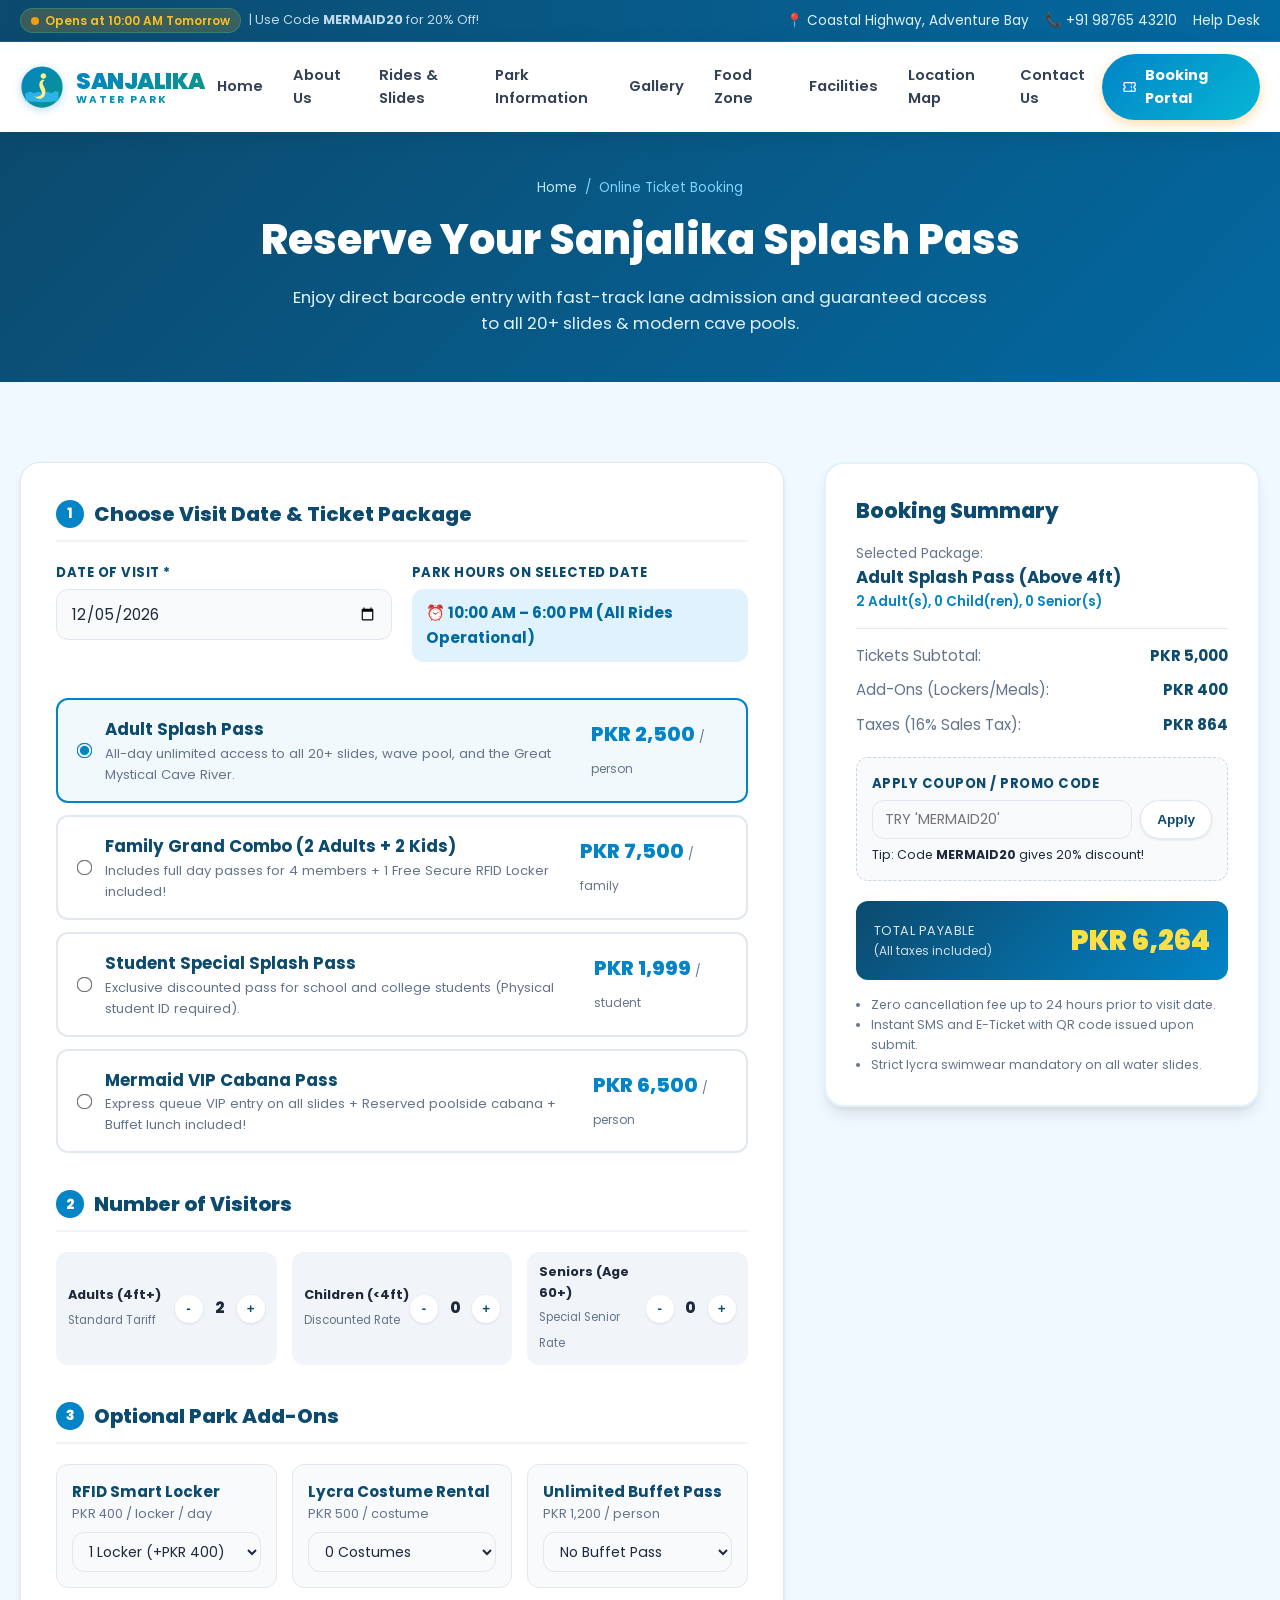
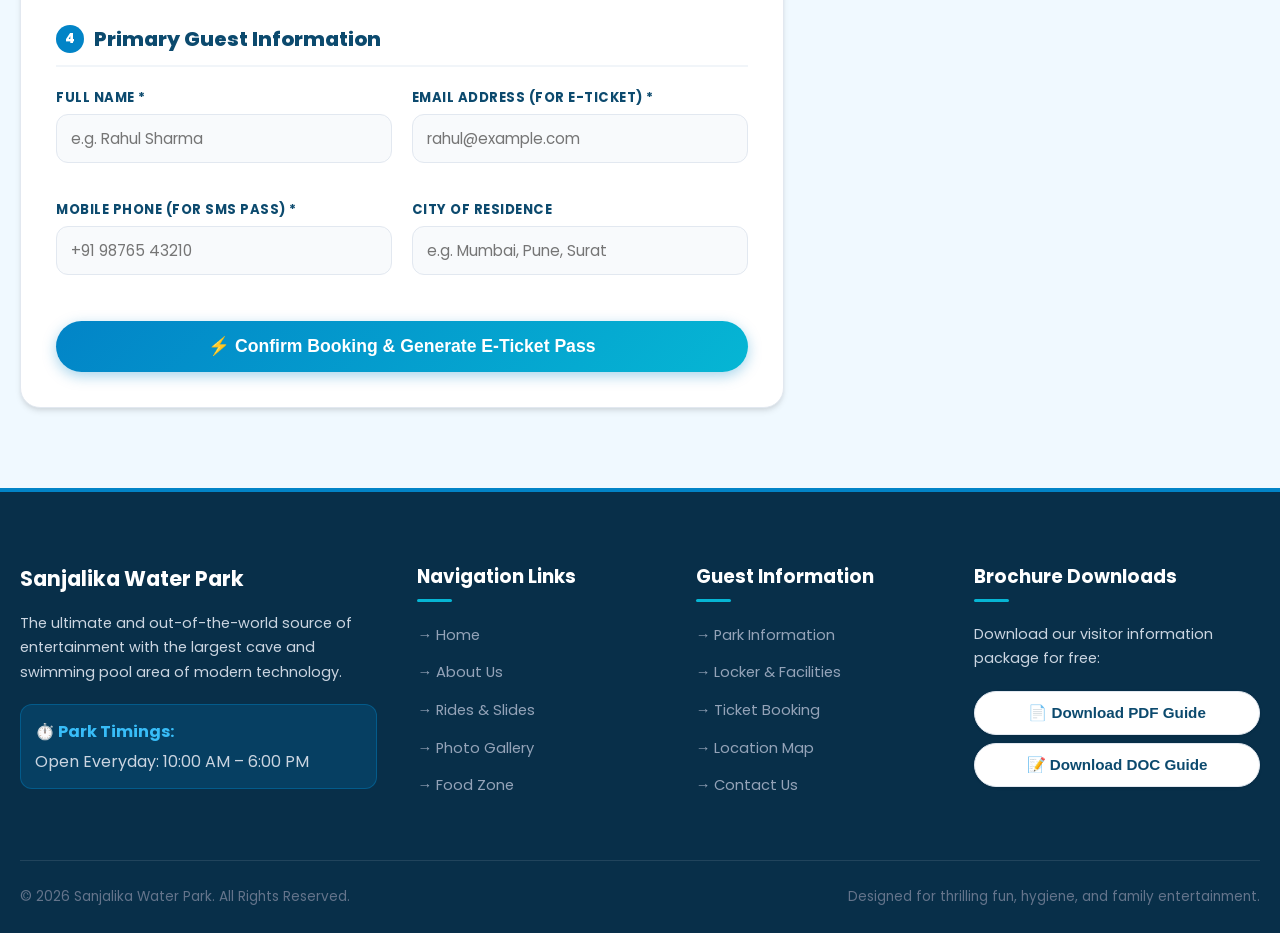
<file: booking.html>
<!DOCTYPE html>
<html lang="en">
<head>
  <meta charset="UTF-8">
  <meta name="viewport" content="width=device-width, initial-scale=1.0">
  <title>Online Ticket Booking - Sanjalika Water Park</title>
  <meta name="description" content="Book tickets online for Sanjalika Water Park. Select your splash passes, lockers, and food combos with instant QR E-Ticket pass generation and discounts.">
  <link rel="preconnect" href="https://fonts.googleapis.com">
  <link rel="preconnect" href="https://fonts.gstatic.com" crossorigin>
  <link href="https://fonts.googleapis.com/css2?family=Poppins:wght@300;400;500;600;700;800;900&display=swap" rel="stylesheet">
  <link rel="stylesheet" href="css/style.css">
  <link rel="stylesheet" href="style.css">
</head>
<body>

  <!-- Top Announcement Bar -->
  <div class="top-bar">
    <div class="top-bar-container">
      <div class="top-bar-item">
        <span class="status-badge"><span class="status-dot"></span> Online Booking Open 24/7</span>
        <span style="font-size: 0.8rem; opacity: 0.85;">| Use Code <strong>MERMAID20</strong> for 20% Off!</span>
      </div>
      <div class="top-bar-links">
        <a href="location.html">📍 Coastal Highway, Adventure Bay</a>
        <a href="tel:+919876543210">📞 +91 98765 43210</a>
        <a href="contact.html">Help Desk</a>
      </div>
    </div>
  </div>

  <!-- Header -->
  <header class="site-header">
    <div class="nav-container">
      <a href="index.html" class="logo-wrapper" title="Sanjalika Water Park - Return to Home">
        <svg class="logo-icon-svg" viewBox="0 0 64 64" fill="none">
          <circle cx="32" cy="32" r="30" fill="url(#logoGradBook)" />
          <path d="M12 40C16 36 20 44 24 40C28 36 32 44 36 40C40 36 44 44 48 40C52 36 56 40 56 40V52C56 52 46 54 32 54C18 54 8 52 8 52V40C8 40 10 42 12 40Z" fill="#38bdf8" fill-opacity="0.8"/>
          <path d="M38 16C38 18.2 36.2 20 34 20C31.8 20 30 18.2 30 16C30 13.8 31.8 12 34 12C36.2 12 38 13.8 38 16Z" fill="#fef08a"/>
          <path d="M33 21C30 22 28 25 28 29C28 34 32 37 32 41C32 44 26 47 22 46C20 45.5 19 43 19 43C19 43 22 49 28 49C35 49 37 43 37 38C37 33 33 30 33 27C33 24 35 22 36 22L33 21Z" fill="#fef08a"/>
          <defs>
            <linearGradient id="logoGradBook" x1="0" y1="0" x2="64" y2="64" gradientUnits="userSpaceOnUse">
              <stop stop-color="#0284c7"/>
              <stop offset="1" stop-color="#0d9488"/>
            </linearGradient>
          </defs>
        </svg>
        <div class="logo-text">
          <span class="logo-title">SANJALIKA</span>
          <span class="logo-subtitle">WATER PARK</span>
        </div>
      </a>

      <nav class="nav-menu" id="primaryNav">
        <a href="index.html" class="nav-link">Home</a>
        <a href="about.html" class="nav-link">About Us</a>
        <a href="rides.html" class="nav-link">Rides & Slides</a>
        <a href="park-info.html" class="nav-link">Park Information</a>
        <a href="gallery.html" class="nav-link">Gallery</a>
        <a href="food-zone.html" class="nav-link">Food Zone</a>
        <a href="facilities.html" class="nav-link">Facilities</a>
        <a href="location.html" class="nav-link">Location Map</a>
        <a href="contact.html" class="nav-link">Contact Us</a>
      </nav>

      <div class="nav-actions">
        <a href="booking.html" class="btn-book-nav" style="background: linear-gradient(135deg, var(--primary), var(--secondary));">
          <svg width="18" height="18" fill="none" stroke="currentColor" viewBox="0 0 24 24"><path stroke-linecap="round" stroke-linejoin="round" stroke-width="2" d="M15 5v2m0 4v2m0 4v2M5 5a2 2 0 00-2 2v3a2 2 0 110 4v3a2 2 0 002 2h14a2 2 0 002-2v-3a2 2 0 110-4V7a2 2 0 00-2-2H5z"/></svg>
          Booking Portal
        </a>
        <button class="mobile-menu-btn" aria-label="Toggle navigation menu" aria-expanded="false">
          <svg width="26" height="26" fill="none" stroke="currentColor" viewBox="0 0 24 24"><path stroke-linecap="round" stroke-linejoin="round" stroke-width="2" d="M4 6h16M4 12h16M4 18h16"/></svg>
        </button>
      </div>
    </div>
  </header>

  <!-- Page Banner -->
  <div style="background: linear-gradient(135deg, #0c4a6e, #0369a1); color: #ffffff; padding: 45px 20px; text-align: center;">
    <div class="container">
      <div style="font-size: 0.85rem; color: #7dd3fc; margin-bottom: 8px;">
        <a href="index.html" style="color: #bae6fd;">Home</a> &nbsp;/&nbsp; Online Ticket Booking
      </div>
      <h1 style="font-size: 2.6rem; font-weight: 800; margin-bottom: 10px;">Reserve Your Sanjalika Splash Pass</h1>
      <p style="max-width: 700px; margin: 0 auto; color: #e0f2fe; font-size: 1.05rem;">
        Enjoy direct barcode entry with fast-track lane admission and guaranteed access to all 20+ slides & modern cave pools.
      </p>
    </div>
  </div>

  <!-- Interactive Booking Main Section -->
  <section class="section">
    <div class="container">
      <div class="booking-page-container">
        
        <!-- Left: Form Steps -->
        <div class="booking-main-card">
          <form id="parkBookingForm">
            
            <!-- Step 1: Date & Package Selection -->
            <div style="margin-bottom: 35px;">
              <h3 class="form-step-title">
                <span class="step-number">1</span> Choose Visit Date & Ticket Package
              </h3>

              <div class="form-row">
                <div class="quick-form-group">
                  <label class="quick-form-label" for="visitDate">Date of Visit *</label>
                  <input type="date" id="visitDate" class="quick-form-input" required>
                </div>
                <div class="quick-form-group">
                  <label class="quick-form-label">Park Hours on Selected Date</label>
                  <div style="padding: 12px 14px; background: #e0f2fe; border-radius: var(--radius-md); font-weight: 700; color: #0369a1; font-size: 0.95rem;">
                    ⏰ 10:00 AM – 6:00 PM (All Rides Operational)
                  </div>
                </div>
              </div>

              <div class="ticket-type-selector">
                <!-- Option 1 -->
                <div class="ticket-option selected">
                  <div class="ticket-option-left">
                    <input type="radio" name="ticketType" id="typeRegular" value="regular" class="ticket-radio" checked>
                    <div>
                      <div class="ticket-info-title">Adult Splash Pass</div>
                      <div class="ticket-info-desc">All-day unlimited access to all 20+ slides, wave pool, and the Great Mystical Cave River.</div>
                    </div>
                  </div>
                  <div class="ticket-info-price">PKR 2,500 <small style="font-size: 0.75rem; color: #64748b; font-weight: normal;">/ person</small></div>
                </div>

                <!-- Option 2 -->
                <div class="ticket-option">
                  <div class="ticket-option-left">
                    <input type="radio" name="ticketType" id="typeFamily" value="family" class="ticket-radio">
                    <div>
                      <div class="ticket-info-title">Family Grand Combo (2 Adults + 2 Kids)</div>
                      <div class="ticket-info-desc">Includes full day passes for 4 members + 1 Free Secure RFID Locker included!</div>
                    </div>
                  </div>
                  <div class="ticket-info-price">PKR 7,500 <small style="font-size: 0.75rem; color: #64748b; font-weight: normal;">/ family</small></div>
                </div>

                <!-- Option 3 -->
                <div class="ticket-option">
                  <div class="ticket-option-left">
                    <input type="radio" name="ticketType" id="typeStudent" value="student" class="ticket-radio">
                    <div>
                      <div class="ticket-info-title">Student Special Splash Pass</div>
                      <div class="ticket-info-desc">Exclusive discounted pass for school and college students (Physical student ID required).</div>
                    </div>
                  </div>
                  <div class="ticket-info-price">PKR 1,999 <small style="font-size: 0.75rem; color: #64748b; font-weight: normal;">/ student</small></div>
                </div>

                <!-- Option 4 -->
                <div class="ticket-option">
                  <div class="ticket-option-left">
                    <input type="radio" name="ticketType" id="typeVip" value="vip" class="ticket-radio">
                    <div>
                      <div class="ticket-info-title">Mermaid VIP Cabana Pass</div>
                      <div class="ticket-info-desc">Express queue VIP entry on all slides + Reserved poolside cabana + Buffet lunch included!</div>
                    </div>
                  </div>
                  <div class="ticket-info-price">PKR 6,500 <small style="font-size: 0.75rem; color: #64748b; font-weight: normal;">/ person</small></div>
                </div>
              </div>
            </div>

            <!-- Step 2: Visitor Counts -->
            <div style="margin-bottom: 35px;">
              <h3 class="form-step-title">
                <span class="step-number">2</span> Number of Visitors
              </h3>

              <div style="display: grid; grid-template-columns: repeat(auto-fit, minmax(200px, 1fr)); gap: 15px;">
                <!-- Adults -->
                <div class="counter-box">
                  <div class="counter-info">
                    <span>Adults (4ft+)</span>
                    <small>Standard Tariff</small>
                  </div>
                  <div class="counter-controls">
                    <button type="button" class="btn-counter" id="btnAdultDec">-</button>
                    <span class="counter-value" id="adultCountDisplay">2</span>
                    <button type="button" class="btn-counter" id="btnAdultInc">+</button>
                  </div>
                </div>

                <!-- Children -->
                <div class="counter-box">
                  <div class="counter-info">
                    <span>Children (&lt;4ft)</span>
                    <small>Discounted Rate</small>
                  </div>
                  <div class="counter-controls">
                    <button type="button" class="btn-counter" id="btnChildDec">-</button>
                    <span class="counter-value" id="childCountDisplay">0</span>
                    <button type="button" class="btn-counter" id="btnChildInc">+</button>
                  </div>
                </div>

                <!-- Seniors -->
                <div class="counter-box">
                  <div class="counter-info">
                    <span>Seniors (Age 60+)</span>
                    <small>Special Senior Rate</small>
                  </div>
                  <div class="counter-controls">
                    <button type="button" class="btn-counter" id="btnSeniorDec">-</button>
                    <span class="counter-value" id="seniorCountDisplay">0</span>
                    <button type="button" class="btn-counter" id="btnSeniorInc">+</button>
                  </div>
                </div>
              </div>
            </div>

            <!-- Step 3: Add-Ons -->
            <div style="margin-bottom: 35px;">
              <h3 class="form-step-title">
                <span class="step-number">3</span> Optional Park Add-Ons
              </h3>

              <div style="display: grid; grid-template-columns: repeat(auto-fit, minmax(220px, 1fr)); gap: 15px;">
                <div style="background: #f8fafc; padding: 15px; border-radius: var(--radius-md); border: 1px solid var(--border-color);">
                  <div style="font-weight: 700; color: var(--primary-deep); font-size: 0.95rem;">RFID Smart Locker</div>
                  <div style="font-size: 0.8rem; color: #64748b; margin-bottom: 8px;">PKR 400 / locker / day</div>
                  <select id="lockerCount" class="quick-form-select" style="padding: 8px 12px; font-size: 0.88rem;">
                    <option value="0">0 Lockers</option>
                    <option value="1" selected>1 Locker (+PKR 400)</option>
                    <option value="2">2 Lockers (+PKR 800)</option>
                    <option value="3">3 Lockers (+PKR 1,200)</option>
                  </select>
                </div>

                <div style="background: #f8fafc; padding: 15px; border-radius: var(--radius-md); border: 1px solid var(--border-color);">
                  <div style="font-weight: 700; color: var(--primary-deep); font-size: 0.95rem;">Lycra Costume Rental</div>
                  <div style="font-size: 0.8rem; color: #64748b; margin-bottom: 8px;">PKR 500 / costume</div>
                  <select id="costumeCount" class="quick-form-select" style="padding: 8px 12px; font-size: 0.88rem;">
                    <option value="0" selected>0 Costumes</option>
                    <option value="1">1 Costume (+PKR 500)</option>
                    <option value="2">2 Costumes (+PKR 1,000)</option>
                    <option value="4">4 Costumes (+PKR 2,000)</option>
                  </select>
                </div>

                <div style="background: #f8fafc; padding: 15px; border-radius: var(--radius-md); border: 1px solid var(--border-color);">
                  <div style="font-weight: 700; color: var(--primary-deep); font-size: 0.95rem;">Unlimited Buffet Pass</div>
                  <div style="font-size: 0.8rem; color: #64748b; margin-bottom: 8px;">PKR 1,200 / person</div>
                  <select id="buffetCount" class="quick-form-select" style="padding: 8px 12px; font-size: 0.88rem;">
                    <option value="0" selected>No Buffet Pass</option>
                    <option value="1">1 Person (+PKR 1,200)</option>
                    <option value="2">2 Persons (+PKR 2,400)</option>
                    <option value="4">4 Persons (+PKR 4,800)</option>
                  </select>
                </div>
              </div>
            </div>

            <!-- Step 4: Primary Guest Details -->
            <div style="margin-bottom: 30px;">
              <h3 class="form-step-title">
                <span class="step-number">4</span> Primary Guest Information
              </h3>

              <div class="form-row">
                <div class="quick-form-group">
                  <label class="quick-form-label" for="visitorName">Full Name *</label>
                  <input type="text" id="visitorName" class="quick-form-input" placeholder="e.g. Rahul Sharma" required>
                </div>
                <div class="quick-form-group">
                  <label class="quick-form-label" for="visitorEmail">Email Address (for E-Ticket) *</label>
                  <input type="email" id="visitorEmail" class="quick-form-input" placeholder="rahul@example.com" required>
                </div>
              </div>

              <div class="form-row">
                <div class="quick-form-group">
                  <label class="quick-form-label" for="visitorPhone">Mobile Phone (for SMS Pass) *</label>
                  <input type="tel" id="visitorPhone" class="quick-form-input" placeholder="+91 98765 43210" required>
                </div>
                <div class="quick-form-group">
                  <label class="quick-form-label" for="visitorCity">City of Residence</label>
                  <input type="text" id="visitorCity" class="quick-form-input" placeholder="e.g. Mumbai, Pune, Surat">
                </div>
              </div>
            </div>

            <button type="submit" class="btn btn-primary" style="width: 100%; font-size: 1.1rem; padding: 15px;">
              ⚡ Confirm Booking & Generate E-Ticket Pass
            </button>
          </form>
        </div>

        <!-- Right: Real-time Order Summary Card -->
        <aside class="booking-summary-card">
          <h3 style="font-size: 1.3rem; font-weight: 800; color: var(--primary-deep); margin-bottom: 15px;">
            Booking Summary
          </h3>

          <div style="border-bottom: 1px solid #e2e8f0; padding-bottom: 15px; margin-bottom: 15px;">
            <div style="font-size: 0.85rem; color: #64748b;">Selected Package:</div>
            <div style="font-weight: 700; color: var(--primary-deep); font-size: 1.05rem;" id="sumTicketName">
              Adult Splash Pass
            </div>
            <div style="font-size: 0.85rem; color: #0284c7; font-weight: 600;" id="sumVisitorsBreakdown">
              2 Adult(s), 0 Child(ren), 0 Senior(s)
            </div>
          </div>

          <div style="display: flex; justify-content: space-between; margin-bottom: 10px; font-size: 0.95rem;">
            <span style="color: #64748b;">Tickets Subtotal:</span>
            <span style="font-weight: 700; color: var(--primary-deep);" id="sumTicketSubtotal">PKR 5,000</span>
          </div>

          <div style="display: flex; justify-content: space-between; margin-bottom: 10px; font-size: 0.95rem;">
            <span style="color: #64748b;">Add-Ons (Lockers/Meals):</span>
            <span style="font-weight: 700; color: var(--primary-deep);" id="sumAddonsSubtotal">PKR 400</span>
          </div>

          <div id="discountRow" style="display: none; justify-content: space-between; margin-bottom: 10px; font-size: 0.95rem; color: #16a34a; font-weight: 700;">
            <span>Promo Discount:</span>
            <span id="sumDiscount">-PKR 0</span>
          </div>

          <div style="display: flex; justify-content: space-between; margin-bottom: 15px; font-size: 0.95rem;">
            <span style="color: #64748b;">Taxes (16% Sales Tax):</span>
            <span style="font-weight: 700; color: var(--primary-deep);" id="sumGstTax">PKR 864</span>
          </div>

          <!-- Coupon Code Input Box -->
          <div style="margin: 20px 0; background: #f8fafc; padding: 15px; border-radius: var(--radius-md); border: 1px dashed #cbd5e1;">
            <label class="quick-form-label" for="promoCodeInput">Apply Coupon / Promo Code</label>
            <div style="display: flex; gap: 8px;">
              <input type="text" id="promoCodeInput" placeholder="Try 'MERMAID20'" class="quick-form-input" style="padding: 8px 12px; font-size: 0.9rem; text-transform: uppercase;">
              <button type="button" id="applyPromoBtn" class="btn btn-secondary" style="padding: 8px 16px; font-size: 0.85rem;">
                Apply
              </button>
            </div>
            <div id="promoMessage" style="font-size: 0.78rem; margin-top: 6px;">
              Tip: Code <strong>MERMAID20</strong> gives 20% discount!
            </div>
          </div>

          <!-- Grand Total Display -->
          <div style="background: linear-gradient(135deg, #0c4a6e, #0284c7); padding: 18px; border-radius: var(--radius-md); color: #ffffff; display: flex; justify-content: space-between; align-items: center; margin-bottom: 15px;">
            <div>
              <div style="font-size: 0.8rem; text-transform: uppercase; letter-spacing: 0.5px; opacity: 0.85;">Total Payable</div>
              <div style="font-size: 0.75rem; opacity: 0.8;">(All taxes included)</div>
            </div>
            <div style="font-size: 1.7rem; font-weight: 900; color: #fde047;" id="sumGrandTotal">
              PKR 6,264
            </div>
          </div>

          <ul style="font-size: 0.78rem; color: #64748b; line-height: 1.6; padding-left: 15px; list-style: disc;">
            <li>Zero cancellation fee up to 24 hours prior to visit date.</li>
            <li>Instant SMS and E-Ticket with QR code issued upon submit.</li>
            <li>Strict lycra swimwear mandatory on all water slides.</li>
          </ul>
        </aside>

      </div>
    </div>
  </section>

  <!-- E-Ticket Confirmation Modal (Pops up with Ticket Pass) -->
  <div id="bookingConfirmationModal" style="display: none; position: fixed; inset: 0; z-index: 3000; background: rgba(0, 0, 0, 0.85); align-items: center; justify-content: center; padding: 20px; overflow-y: auto;">
    <div style="background: #ffffff; border-radius: 20px; max-width: 750px; width: 100%; padding: 30px; box-shadow: 0 25px 50px rgba(0, 0, 0, 0.3); position: relative; max-height: 90vh; overflow-y: auto;">
      <div id="ticketPassContent">
        <!-- Injected dynamically via js/booking.js -->
      </div>
    </div>
  </div>

  <!-- Footer -->
  <footer class="site-footer">
    <div class="footer-container">
      <div class="footer-col">
        <h3 style="color: #fff; margin-bottom: 15px; font-size: 1.3rem;">Sanjalika Water Park</h3>
        <p>The ultimate and out-of-the-world source of entertainment with the largest cave and swimming pool area of modern technology.</p>
        <div class="footer-timing-badge">
          <strong>⏱️ Park Timings:</strong>
          <span>Open Everyday: 10:00 AM – 6:00 PM</span>
        </div>
      </div>

      <div class="footer-col">
        <h4>Navigation Links</h4>
        <ul class="footer-links">
          <li><a href="index.html">→ Home</a></li>
          <li><a href="about.html">→ About Us</a></li>
          <li><a href="rides.html">→ Rides & Slides</a></li>
          <li><a href="gallery.html">→ Photo Gallery</a></li>
          <li><a href="food-zone.html">→ Food Zone</a></li>
        </ul>
      </div>

      <div class="footer-col">
        <h4>Guest Information</h4>
        <ul class="footer-links">
          <li><a href="park-info.html">→ Park Information</a></li>
          <li><a href="facilities.html">→ Locker & Facilities</a></li>
          <li><a href="booking.html">→ Ticket Booking</a></li>
          <li><a href="location.html">→ Location Map</a></li>
          <li><a href="contact.html">→ Contact Us</a></li>
        </ul>
      </div>

      <div class="footer-col">
        <h4>Brochure Downloads</h4>
        <p>Download our visitor information package for free:</p>
        <button class="btn btn-secondary btn-download-pdf" style="width: 100%; margin-bottom: 8px;">
          📄 Download PDF Guide
        </button>
        <button class="btn btn-secondary btn-download-doc" style="width: 100%;">
          📝 Download DOC Guide
        </button>
      </div>
    </div>

    <div class="footer-bottom">
      <div>© 2026 Sanjalika Water Park. All Rights Reserved.</div>
      <div>Designed for thrilling fun, hygiene, and family entertainment.</div>
    </div>
  </footer>

  <button class="back-to-top" aria-label="Back to Top">
    <svg width="24" height="24" fill="none" stroke="currentColor" viewBox="0 0 24 24"><path stroke-linecap="round" stroke-linejoin="round" stroke-width="2.5" d="M5 10l7-7m0 0l7 7m-7-7v18"/></svg>
  </button>

  <script src="js/main.js"></script>
  <script src="js/booking.js"></script>
</body>
</html>
</file>
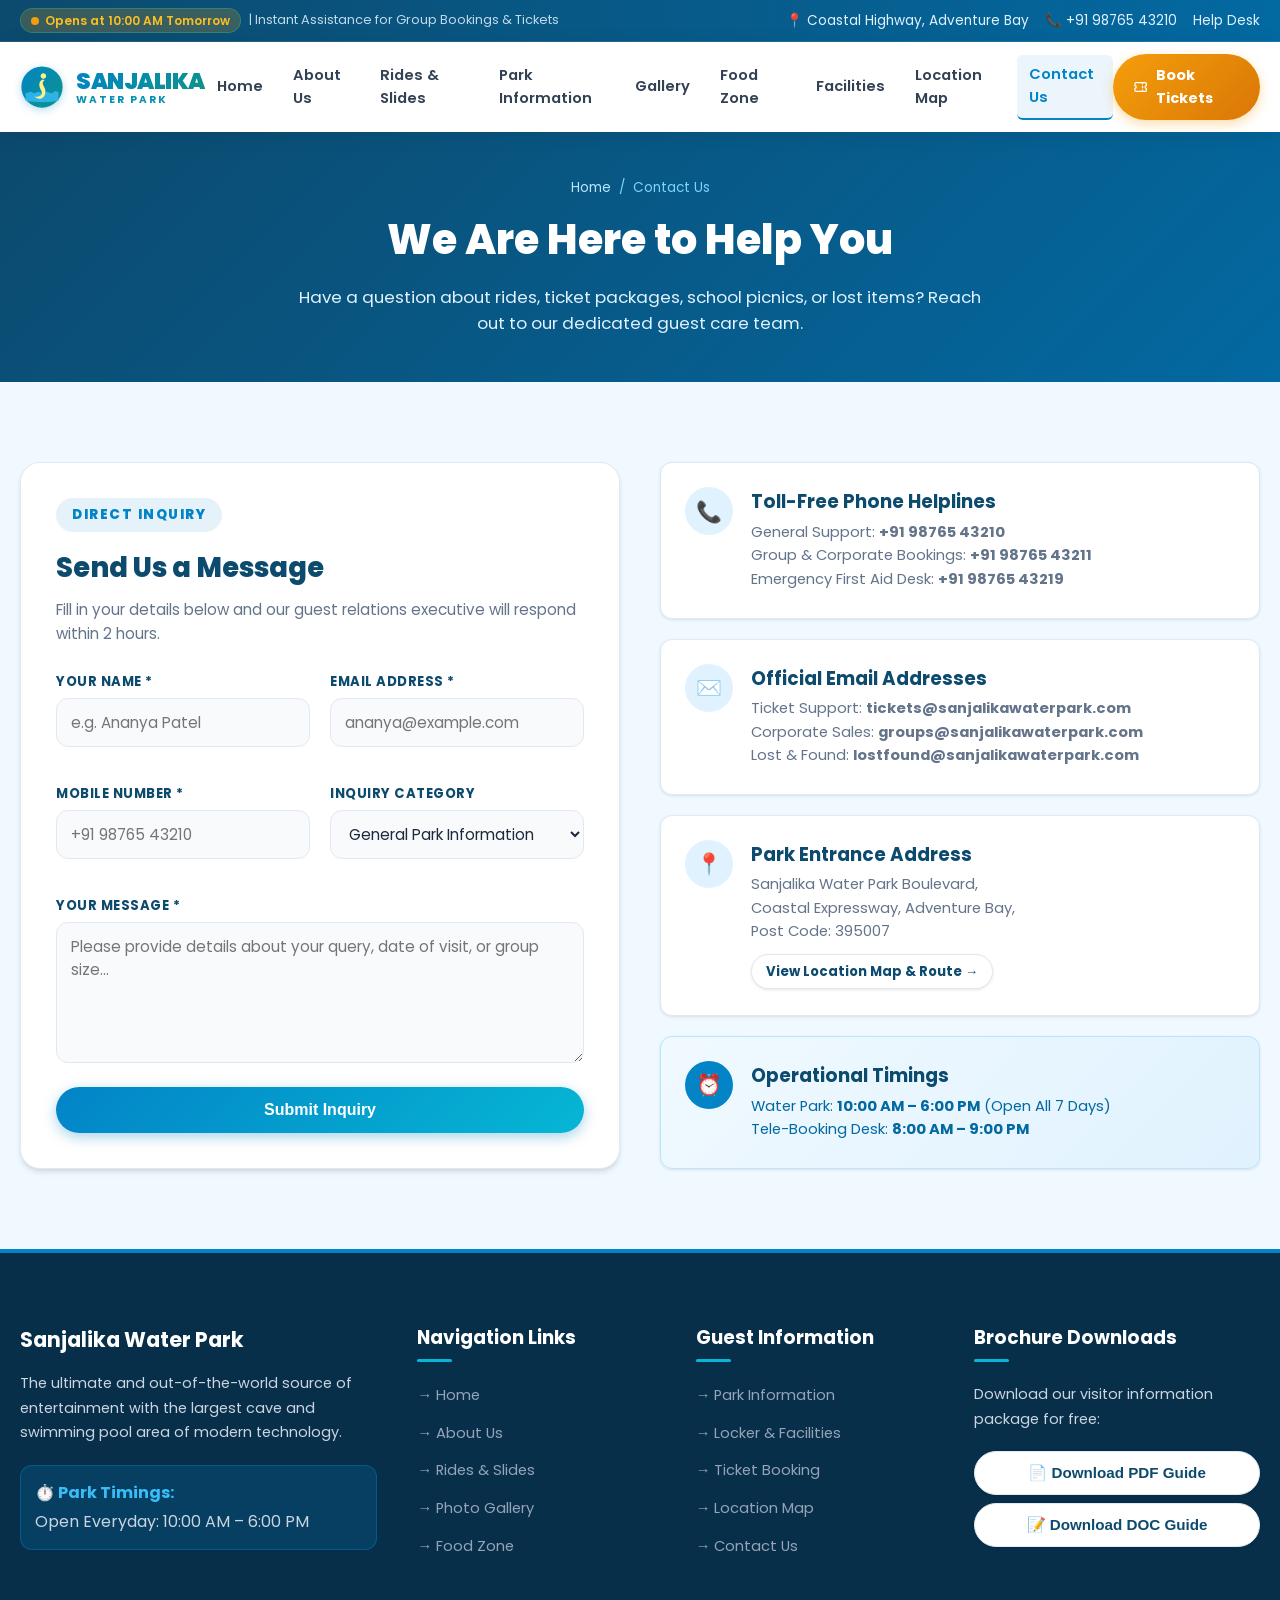
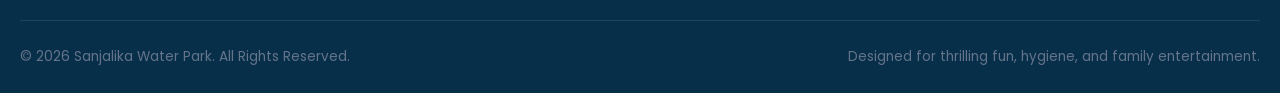
<file: contact.html>
<!DOCTYPE html>
<html lang="en">
<head>
  <meta charset="UTF-8">
  <meta name="viewport" content="width=device-width, initial-scale=1.0">
  <title>Contact Us - Sanjalika Water Park</title>
  <meta name="description" content="Get in touch with Sanjalika Water Park: customer service helplines, corporate and school group bookings, lost and found desk, and visitor feedback.">
  <link rel="preconnect" href="https://fonts.googleapis.com">
  <link rel="preconnect" href="https://fonts.gstatic.com" crossorigin>
  <link href="https://fonts.googleapis.com/css2?family=Poppins:wght@300;400;500;600;700;800;900&display=swap" rel="stylesheet">
  <link rel="stylesheet" href="css/style.css">
  <link rel="stylesheet" href="style.css">
</head>
<body>

  <!-- Top Announcement Bar -->
  <div class="top-bar">
    <div class="top-bar-container">
      <div class="top-bar-item">
        <span class="status-badge"><span class="status-dot"></span> Helpline Live: 8:00 AM - 9:00 PM</span>
        <span style="font-size: 0.8rem; opacity: 0.85;">| Instant Assistance for Group Bookings & Tickets</span>
      </div>
      <div class="top-bar-links">
        <a href="location.html">📍 Coastal Highway, Adventure Bay</a>
        <a href="tel:+919876543210">📞 +91 98765 43210</a>
        <a href="contact.html">Help Desk</a>
      </div>
    </div>
  </div>

  <!-- Header -->
  <header class="site-header">
    <div class="nav-container">
      <a href="index.html" class="logo-wrapper" title="Sanjalika Water Park - Return to Home">
        <svg class="logo-icon-svg" viewBox="0 0 64 64" fill="none">
          <circle cx="32" cy="32" r="30" fill="url(#logoGradCont)" />
          <path d="M12 40C16 36 20 44 24 40C28 36 32 44 36 40C40 36 44 44 48 40C52 36 56 40 56 40V52C56 52 46 54 32 54C18 54 8 52 8 52V40C8 40 10 42 12 40Z" fill="#38bdf8" fill-opacity="0.8"/>
          <path d="M38 16C38 18.2 36.2 20 34 20C31.8 20 30 18.2 30 16C30 13.8 31.8 12 34 12C36.2 12 38 13.8 38 16Z" fill="#fef08a"/>
          <path d="M33 21C30 22 28 25 28 29C28 34 32 37 32 41C32 44 26 47 22 46C20 45.5 19 43 19 43C19 43 22 49 28 49C35 49 37 43 37 38C37 33 33 30 33 27C33 24 35 22 36 22L33 21Z" fill="#fef08a"/>
          <defs>
            <linearGradient id="logoGradCont" x1="0" y1="0" x2="64" y2="64" gradientUnits="userSpaceOnUse">
              <stop stop-color="#0284c7"/>
              <stop offset="1" stop-color="#0d9488"/>
            </linearGradient>
          </defs>
        </svg>
        <div class="logo-text">
          <span class="logo-title">SANJALIKA</span>
          <span class="logo-subtitle">WATER PARK</span>
        </div>
      </a>

      <nav class="nav-menu" id="primaryNav">
        <a href="index.html" class="nav-link">Home</a>
        <a href="about.html" class="nav-link">About Us</a>
        <a href="rides.html" class="nav-link">Rides & Slides</a>
        <a href="park-info.html" class="nav-link">Park Information</a>
        <a href="gallery.html" class="nav-link">Gallery</a>
        <a href="food-zone.html" class="nav-link">Food Zone</a>
        <a href="facilities.html" class="nav-link">Facilities</a>
        <a href="location.html" class="nav-link">Location Map</a>
        <a href="contact.html" class="nav-link active">Contact Us</a>
      </nav>

      <div class="nav-actions">
        <a href="booking.html" class="btn-book-nav">
          <svg width="18" height="18" fill="none" stroke="currentColor" viewBox="0 0 24 24"><path stroke-linecap="round" stroke-linejoin="round" stroke-width="2" d="M15 5v2m0 4v2m0 4v2M5 5a2 2 0 00-2 2v3a2 2 0 110 4v3a2 2 0 002 2h14a2 2 0 002-2v-3a2 2 0 110-4V7a2 2 0 00-2-2H5z"/></svg>
          Book Tickets
        </a>
        <button class="mobile-menu-btn" aria-label="Toggle navigation menu" aria-expanded="false">
          <svg width="26" height="26" fill="none" stroke="currentColor" viewBox="0 0 24 24"><path stroke-linecap="round" stroke-linejoin="round" stroke-width="2" d="M4 6h16M4 12h16M4 18h16"/></svg>
        </button>
      </div>
    </div>
  </header>

  <!-- Page Banner -->
  <div style="background: linear-gradient(135deg, #0c4a6e, #0369a1); color: #ffffff; padding: 45px 20px; text-align: center;">
    <div class="container">
      <div style="font-size: 0.85rem; color: #7dd3fc; margin-bottom: 8px;">
        <a href="index.html" style="color: #bae6fd;">Home</a> &nbsp;/&nbsp; Contact Us
      </div>
      <h1 style="font-size: 2.6rem; font-weight: 800; margin-bottom: 10px;">We Are Here to Help You</h1>
      <p style="max-width: 700px; margin: 0 auto; color: #e0f2fe; font-size: 1.05rem;">
        Have a question about rides, ticket packages, school picnics, or lost items? Reach out to our dedicated guest care team.
      </p>
    </div>
  </div>

  <!-- Contact Form & Info Grid -->
  <section class="section">
    <div class="container">
      <div class="contact-grid">
        
        <!-- Inquiry Form -->
        <div style="background: #ffffff; border-radius: 20px; padding: 35px; box-shadow: var(--shadow-md); border: 1px solid var(--border-color);">
          <span class="section-tag">Direct Inquiry</span>
          <h2 style="color: var(--primary-deep); font-size: 1.7rem; font-weight: 800; margin-bottom: 8px;">Send Us a Message</h2>
          <p style="color: #64748b; font-size: 0.95rem; margin-bottom: 25px;">
            Fill in your details below and our guest relations executive will respond within 2 hours.
          </p>

          <form id="contactForm">
            <div class="form-row">
              <div class="quick-form-group">
                <label class="quick-form-label" for="contactName">Your Name *</label>
                <input type="text" id="contactName" class="quick-form-input" placeholder="e.g. Ananya Patel" required>
              </div>
              <div class="quick-form-group">
                <label class="quick-form-label" for="contactEmail">Email Address *</label>
                <input type="email" id="contactEmail" class="quick-form-input" placeholder="ananya@example.com" required>
              </div>
            </div>

            <div class="form-row">
              <div class="quick-form-group">
                <label class="quick-form-label" for="contactPhone">Mobile Number *</label>
                <input type="tel" id="contactPhone" class="quick-form-input" placeholder="+91 98765 43210" required>
              </div>
              <div class="quick-form-group">
                <label class="quick-form-label" for="contactTopic">Inquiry Category</label>
                <select id="contactTopic" class="quick-form-select">
                  <option value="general">General Park Information</option>
                  <option value="corporate">Corporate / Group Bookings (20+ Pax)</option>
                  <option value="school">School / College Excursion</option>
                  <option value="lost">Lost & Found Inquiry</option>
                  <option value="feedback">Guest Feedback & Praise</option>
                </select>
              </div>
            </div>

            <div class="quick-form-group">
              <label class="quick-form-label" for="contactMessage">Your Message *</label>
              <textarea id="contactMessage" class="quick-form-input" rows="5" placeholder="Please provide details about your query, date of visit, or group size..." required></textarea>
            </div>

            <button type="submit" class="btn btn-primary" style="width: 100%; font-size: 1rem; padding: 14px;">
              Submit Inquiry
            </button>
          </form>

          <!-- Success Alert Message (Hidden initially) -->
          <div id="contactSuccessAlert" style="display: none; margin-top: 20px; background: #f0fdf4; border: 2px solid #86efac; padding: 18px; border-radius: var(--radius-md); color: #166534;">
            <div style="font-weight: 800; font-size: 1.05rem; display: flex; align-items: center; gap: 8px;">
              ✓ Thank you! Message Delivered Successfully.
            </div>
            <div style="font-size: 0.88rem; margin-top: 4px;">
              Our Guest Relations Team has received your query and will contact you via email/phone shortly. For urgent queries, call <strong>+91 98765 43210</strong>.
            </div>
          </div>
        </div>

        <!-- Contact Numbers & Channels -->
        <div class="contact-info-cards">
          
          <div class="contact-card">
            <div class="contact-icon">📞</div>
            <div>
              <h4 style="font-weight: 700; color: var(--primary-deep); font-size: 1.15rem; margin-bottom: 4px;">Toll-Free Phone Helplines</h4>
              <p style="color: #64748b; font-size: 0.92rem; line-height: 1.6;">
                General Support: <strong>+91 98765 43210</strong><br>
                Group & Corporate Bookings: <strong>+91 98765 43211</strong><br>
                Emergency First Aid Desk: <strong>+91 98765 43219</strong>
              </p>
            </div>
          </div>

          <div class="contact-card">
            <div class="contact-icon">✉️</div>
            <div>
              <h4 style="font-weight: 700; color: var(--primary-deep); font-size: 1.15rem; margin-bottom: 4px;">Official Email Addresses</h4>
              <p style="color: #64748b; font-size: 0.92rem; line-height: 1.6;">
                Ticket Support: <strong>tickets@sanjalikawaterpark.com</strong><br>
                Corporate Sales: <strong>groups@sanjalikawaterpark.com</strong><br>
                Lost & Found: <strong>lostfound@sanjalikawaterpark.com</strong>
              </p>
            </div>
          </div>

          <div class="contact-card">
            <div class="contact-icon">📍</div>
            <div>
              <h4 style="font-weight: 700; color: var(--primary-deep); font-size: 1.15rem; margin-bottom: 4px;">Park Entrance Address</h4>
              <p style="color: #64748b; font-size: 0.92rem; line-height: 1.6;">
                Sanjalika Water Park Boulevard,<br>
                Coastal Expressway, Adventure Bay,<br>
                Post Code: 395007
              </p>
              <div style="margin-top: 10px;">
                <a href="location.html" class="btn btn-secondary" style="font-size: 0.82rem; padding: 6px 14px;">
                  View Location Map & Route →
                </a>
              </div>
            </div>
          </div>

          <div class="contact-card" style="background: linear-gradient(135deg, #f0f9ff, #e0f2fe); border-color: #bae6fd;">
            <div class="contact-icon" style="background: #0284c7; color: #fff;">⏰</div>
            <div>
              <h4 style="font-weight: 700; color: var(--primary-deep); font-size: 1.15rem; margin-bottom: 4px;">Operational Timings</h4>
              <p style="color: #0369a1; font-size: 0.92rem; line-height: 1.6;">
                Water Park: <strong>10:00 AM – 6:00 PM</strong> (Open All 7 Days)<br>
                Tele-Booking Desk: <strong>8:00 AM – 9:00 PM</strong>
              </p>
            </div>
          </div>

        </div>

      </div>
    </div>
  </section>

  <!-- Footer -->
  <footer class="site-footer">
    <div class="footer-container">
      <div class="footer-col">
        <h3 style="color: #fff; margin-bottom: 15px; font-size: 1.3rem;">Sanjalika Water Park</h3>
        <p>The ultimate and out-of-the-world source of entertainment with the largest cave and swimming pool area of modern technology.</p>
        <div class="footer-timing-badge">
          <strong>⏱️ Park Timings:</strong>
          <span>Open Everyday: 10:00 AM – 6:00 PM</span>
        </div>
      </div>

      <div class="footer-col">
        <h4>Navigation Links</h4>
        <ul class="footer-links">
          <li><a href="index.html">→ Home</a></li>
          <li><a href="about.html">→ About Us</a></li>
          <li><a href="rides.html">→ Rides & Slides</a></li>
          <li><a href="gallery.html">→ Photo Gallery</a></li>
          <li><a href="food-zone.html">→ Food Zone</a></li>
        </ul>
      </div>

      <div class="footer-col">
        <h4>Guest Information</h4>
        <ul class="footer-links">
          <li><a href="park-info.html">→ Park Information</a></li>
          <li><a href="facilities.html">→ Locker & Facilities</a></li>
          <li><a href="booking.html">→ Ticket Booking</a></li>
          <li><a href="location.html">→ Location Map</a></li>
          <li><a href="contact.html">→ Contact Us</a></li>
        </ul>
      </div>

      <div class="footer-col">
        <h4>Brochure Downloads</h4>
        <p>Download our visitor information package for free:</p>
        <button class="btn btn-secondary btn-download-pdf" style="width: 100%; margin-bottom: 8px;">
          📄 Download PDF Guide
        </button>
        <button class="btn btn-secondary btn-download-doc" style="width: 100%;">
          📝 Download DOC Guide
        </button>
      </div>
    </div>

    <div class="footer-bottom">
      <div>© 2026 Sanjalika Water Park. All Rights Reserved.</div>
      <div>Designed for thrilling fun, hygiene, and family entertainment.</div>
    </div>
  </footer>

  <button class="back-to-top" aria-label="Back to Top">
    <svg width="24" height="24" fill="none" stroke="currentColor" viewBox="0 0 24 24"><path stroke-linecap="round" stroke-linejoin="round" stroke-width="2.5" d="M5 10l7-7m0 0l7 7m-7-7v18"/></svg>
  </button>

  <script src="js/main.js"></script>
  <script>
    // Direct submission handling for Contact Form
    document.addEventListener('DOMContentLoaded', () => {
      const contactForm = document.getElementById('contactForm');
      const successAlert = document.getElementById('contactSuccessAlert');
      if (contactForm && successAlert) {
        contactForm.addEventListener('submit', (e) => {
          e.preventDefault();
          successAlert.style.display = 'block';
          contactForm.reset();
          successAlert.scrollIntoView({ behavior: 'smooth' });
        });
      }
    });
  </script>
</body>
</html>
</file>
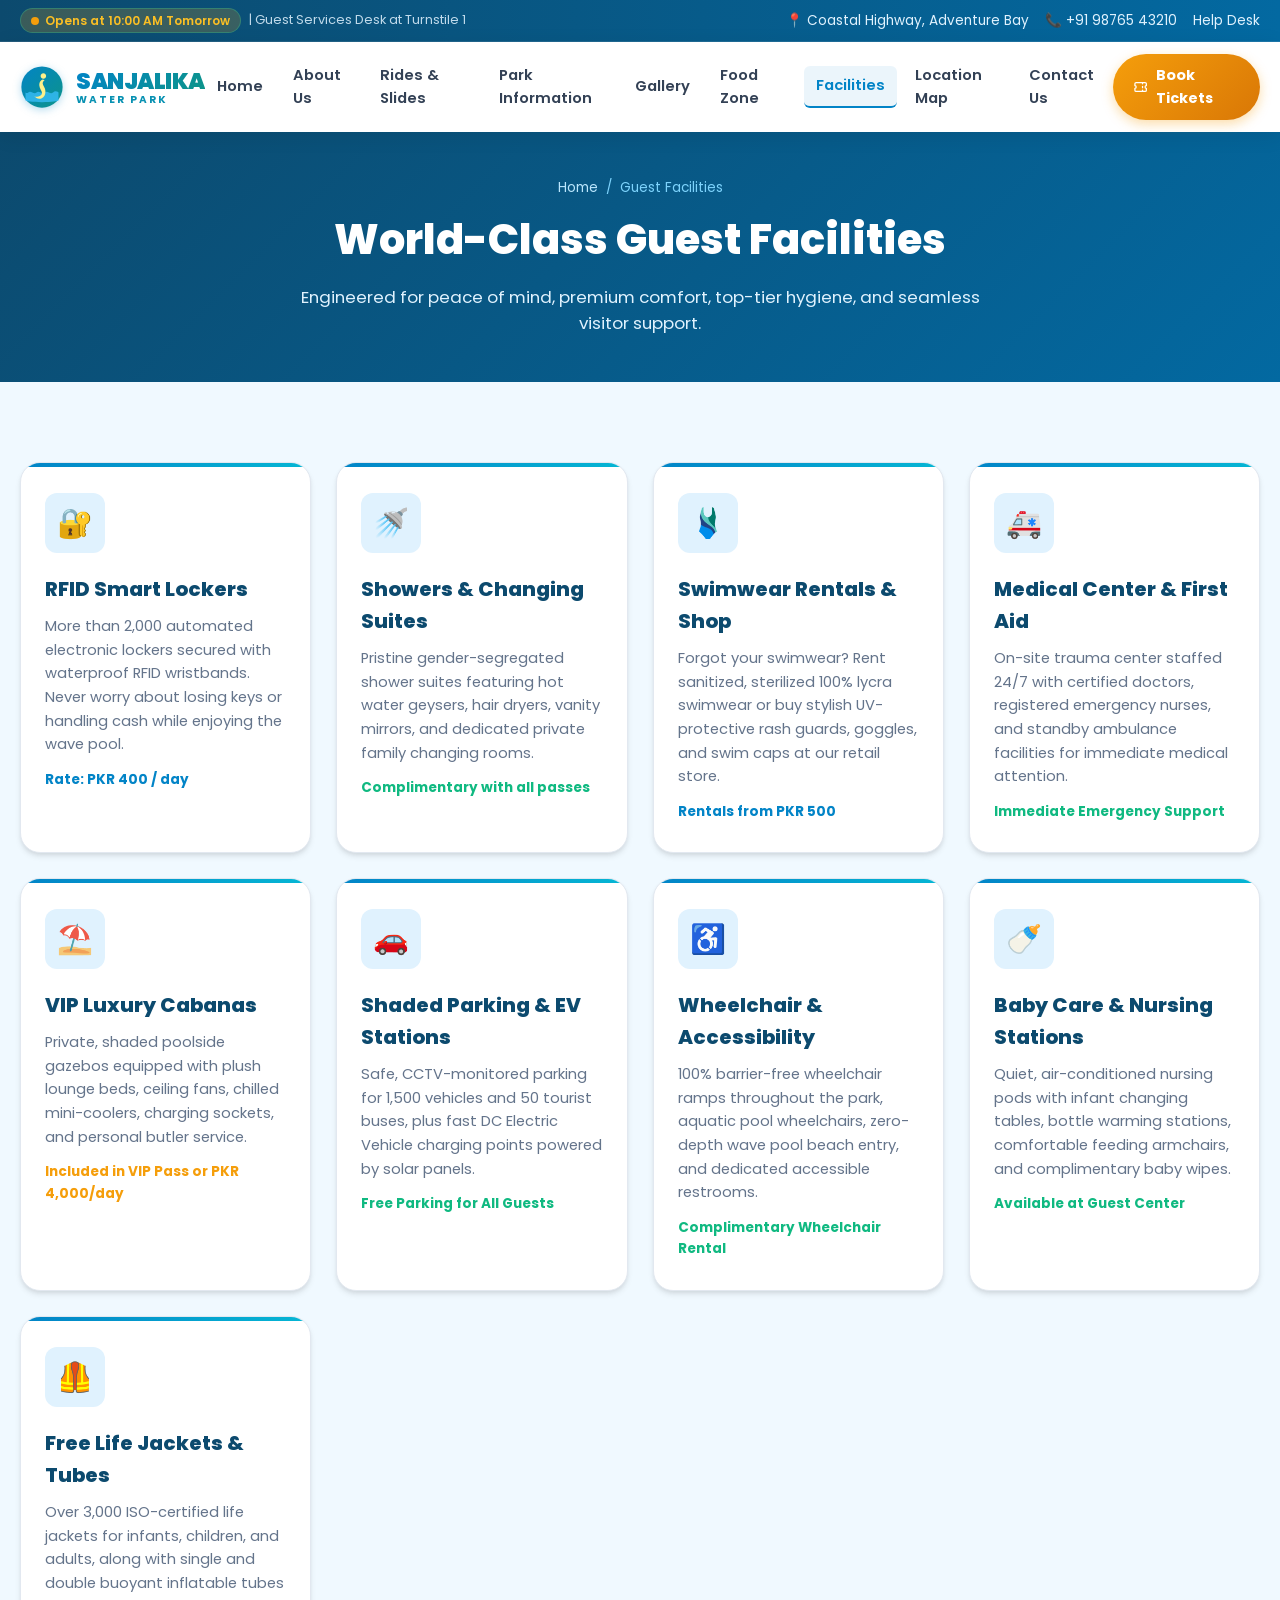
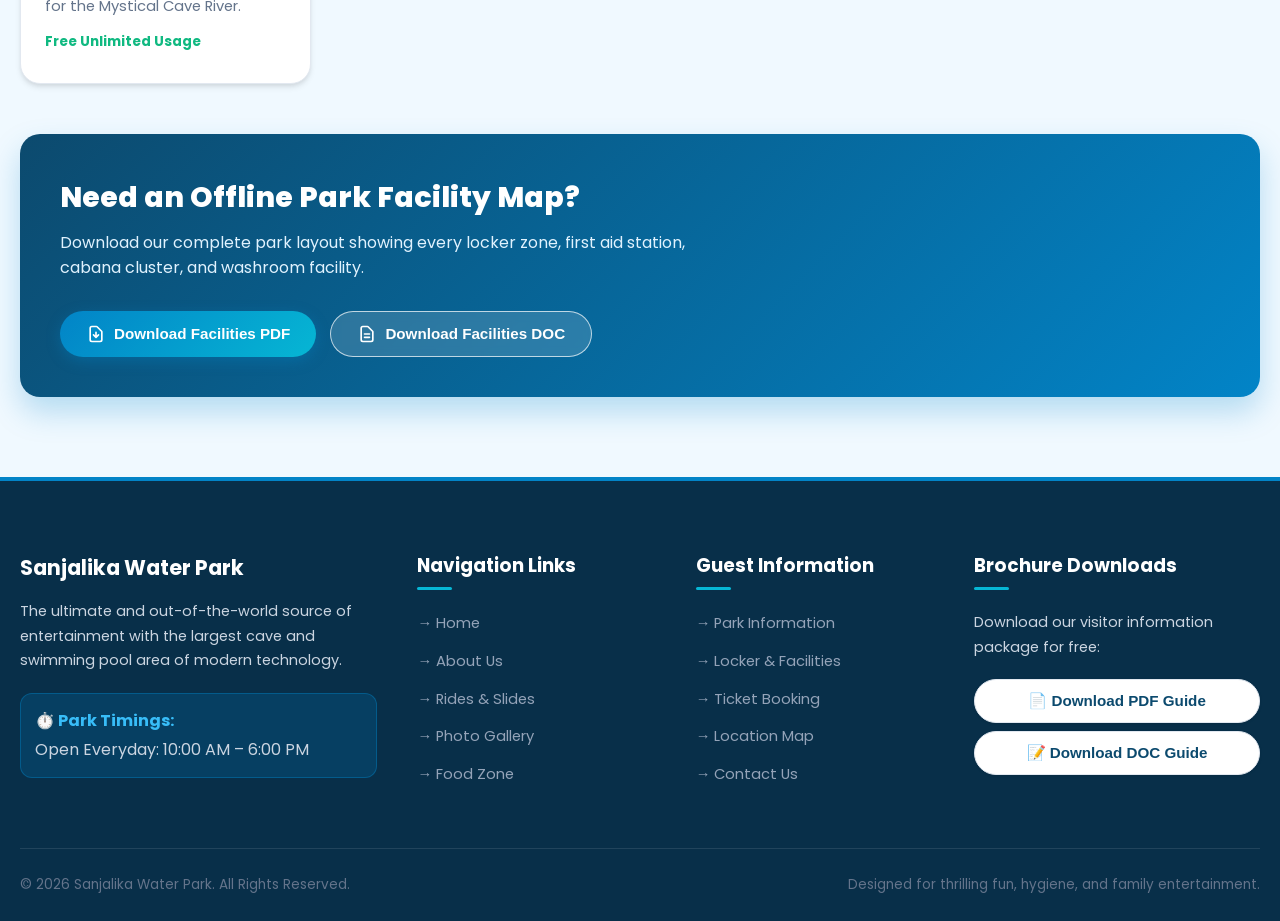
<file: facilities.html>
<!DOCTYPE html>
<html lang="en">
<head>
  <meta charset="UTF-8">
  <meta name="viewport" content="width=device-width, initial-scale=1.0">
  <title>Park Facilities & Amenities - Sanjalika Water Park</title>
  <meta name="description" content="Explore world-class guest facilities at Sanjalika Water Park: RFID smart lockers, showers, swimsuit rentals, first aid station, private cabanas, and parking.">
  <link rel="preconnect" href="https://fonts.googleapis.com">
  <link rel="preconnect" href="https://fonts.gstatic.com" crossorigin>
  <link href="https://fonts.googleapis.com/css2?family=Poppins:wght@300;400;500;600;700;800;900&display=swap" rel="stylesheet">
  <link rel="stylesheet" href="css/style.css">
  <link rel="stylesheet" href="style.css">
</head>
<body>

  <!-- Top Announcement Bar -->
  <div class="top-bar">
    <div class="top-bar-container">
      <div class="top-bar-item">
        <span class="status-badge"><span class="status-dot"></span> Open Today: 10:00 AM - 6:00 PM</span>
        <span style="font-size: 0.8rem; opacity: 0.85;">| Guest Services Desk at Turnstile 1</span>
      </div>
      <div class="top-bar-links">
        <a href="location.html">📍 Coastal Highway, Adventure Bay</a>
        <a href="tel:+919876543210">📞 +91 98765 43210</a>
        <a href="contact.html">Help Desk</a>
      </div>
    </div>
  </div>

  <!-- Header -->
  <header class="site-header">
    <div class="nav-container">
      <a href="index.html" class="logo-wrapper" title="Sanjalika Water Park - Return to Home">
        <svg class="logo-icon-svg" viewBox="0 0 64 64" fill="none">
          <circle cx="32" cy="32" r="30" fill="url(#logoGradFac)" />
          <path d="M12 40C16 36 20 44 24 40C28 36 32 44 36 40C40 36 44 44 48 40C52 36 56 40 56 40V52C56 52 46 54 32 54C18 54 8 52 8 52V40C8 40 10 42 12 40Z" fill="#38bdf8" fill-opacity="0.8"/>
          <path d="M38 16C38 18.2 36.2 20 34 20C31.8 20 30 18.2 30 16C30 13.8 31.8 12 34 12C36.2 12 38 13.8 38 16Z" fill="#fef08a"/>
          <path d="M33 21C30 22 28 25 28 29C28 34 32 37 32 41C32 44 26 47 22 46C20 45.5 19 43 19 43C19 43 22 49 28 49C35 49 37 43 37 38C37 33 33 30 33 27C33 24 35 22 36 22L33 21Z" fill="#fef08a"/>
          <defs>
            <linearGradient id="logoGradFac" x1="0" y1="0" x2="64" y2="64" gradientUnits="userSpaceOnUse">
              <stop stop-color="#0284c7"/>
              <stop offset="1" stop-color="#0d9488"/>
            </linearGradient>
          </defs>
        </svg>
        <div class="logo-text">
          <span class="logo-title">SANJALIKA</span>
          <span class="logo-subtitle">WATER PARK</span>
        </div>
      </a>

      <nav class="nav-menu" id="primaryNav">
        <a href="index.html" class="nav-link">Home</a>
        <a href="about.html" class="nav-link">About Us</a>
        <a href="rides.html" class="nav-link">Rides & Slides</a>
        <a href="park-info.html" class="nav-link">Park Information</a>
        <a href="gallery.html" class="nav-link">Gallery</a>
        <a href="food-zone.html" class="nav-link">Food Zone</a>
        <a href="facilities.html" class="nav-link active">Facilities</a>
        <a href="location.html" class="nav-link">Location Map</a>
        <a href="contact.html" class="nav-link">Contact Us</a>
      </nav>

      <div class="nav-actions">
        <a href="booking.html" class="btn-book-nav">
          <svg width="18" height="18" fill="none" stroke="currentColor" viewBox="0 0 24 24"><path stroke-linecap="round" stroke-linejoin="round" stroke-width="2" d="M15 5v2m0 4v2m0 4v2M5 5a2 2 0 00-2 2v3a2 2 0 110 4v3a2 2 0 002 2h14a2 2 0 002-2v-3a2 2 0 110-4V7a2 2 0 00-2-2H5z"/></svg>
          Book Tickets
        </a>
        <button class="mobile-menu-btn" aria-label="Toggle navigation menu" aria-expanded="false">
          <svg width="26" height="26" fill="none" stroke="currentColor" viewBox="0 0 24 24"><path stroke-linecap="round" stroke-linejoin="round" stroke-width="2" d="M4 6h16M4 12h16M4 18h16"/></svg>
        </button>
      </div>
    </div>
  </header>

  <!-- Page Banner -->
  <div style="background: linear-gradient(135deg, #0c4a6e, #0369a1); color: #ffffff; padding: 45px 20px; text-align: center;">
    <div class="container">
      <div style="font-size: 0.85rem; color: #7dd3fc; margin-bottom: 8px;">
        <a href="index.html" style="color: #bae6fd;">Home</a> &nbsp;/&nbsp; Guest Facilities
      </div>
      <h1 style="font-size: 2.6rem; font-weight: 800; margin-bottom: 10px;">World-Class Guest Facilities</h1>
      <p style="max-width: 700px; margin: 0 auto; color: #e0f2fe; font-size: 1.05rem;">
        Engineered for peace of mind, premium comfort, top-tier hygiene, and seamless visitor support.
      </p>
    </div>
  </div>

  <!-- Facilities Detailed Grid -->
  <section class="section">
    <div class="container">
      
      <div class="features-grid">
        <!-- 1 -->
        <div class="feature-card">
          <div class="feature-icon-box">🔐</div>
          <h3 class="feature-title">RFID Smart Lockers</h3>
          <p class="feature-desc">
            More than 2,000 automated electronic lockers secured with waterproof RFID wristbands. Never worry about losing keys or handling cash while enjoying the wave pool.
          </p>
          <div style="margin-top: 12px; font-size: 0.85rem; color: var(--primary); font-weight: 700;">Rate: PKR 400 / day</div>
        </div>

        <!-- 2 -->
        <div class="feature-card">
          <div class="feature-icon-box">🚿</div>
          <h3 class="feature-title">Showers & Changing Suites</h3>
          <p class="feature-desc">
            Pristine gender-segregated shower suites featuring hot water geysers, hair dryers, vanity mirrors, and dedicated private family changing rooms.
          </p>
          <div style="margin-top: 12px; font-size: 0.85rem; color: #10b981; font-weight: 700;">Complimentary with all passes</div>
        </div>

        <!-- 3 -->
        <div class="feature-card">
          <div class="feature-icon-box">🩱</div>
          <h3 class="feature-title">Swimwear Rentals & Shop</h3>
          <p class="feature-desc">
            Forgot your swimwear? Rent sanitized, sterilized 100% lycra swimwear or buy stylish UV-protective rash guards, goggles, and swim caps at our retail store.
          </p>
          <div style="margin-top: 12px; font-size: 0.85rem; color: var(--primary); font-weight: 700;">Rentals from PKR 500</div>
        </div>

        <!-- 4 -->
        <div class="feature-card">
          <div class="feature-icon-box">🚑</div>
          <h3 class="feature-title">Medical Center & First Aid</h3>
          <p class="feature-desc">
            On-site trauma center staffed 24/7 with certified doctors, registered emergency nurses, and standby ambulance facilities for immediate medical attention.
          </p>
          <div style="margin-top: 12px; font-size: 0.85rem; color: #10b981; font-weight: 700;">Immediate Emergency Support</div>
        </div>

        <!-- 5 -->
        <div class="feature-card">
          <div class="feature-icon-box">⛱️</div>
          <h3 class="feature-title">VIP Luxury Cabanas</h3>
          <p class="feature-desc">
            Private, shaded poolside gazebos equipped with plush lounge beds, ceiling fans, chilled mini-coolers, charging sockets, and personal butler service.
          </p>
          <div style="margin-top: 12px; font-size: 0.85rem; color: var(--accent); font-weight: 700;">Included in VIP Pass or PKR 4,000/day</div>
        </div>

        <!-- 6 -->
        <div class="feature-card">
          <div class="feature-icon-box">🚗</div>
          <h3 class="feature-title">Shaded Parking & EV Stations</h3>
          <p class="feature-desc">
            Safe, CCTV-monitored parking for 1,500 vehicles and 50 tourist buses, plus fast DC Electric Vehicle charging points powered by solar panels.
          </p>
          <div style="margin-top: 12px; font-size: 0.85rem; color: #10b981; font-weight: 700;">Free Parking for All Guests</div>
        </div>

        <!-- 7 -->
        <div class="feature-card">
          <div class="feature-icon-box">♿</div>
          <h3 class="feature-title">Wheelchair & Accessibility</h3>
          <p class="feature-desc">
            100% barrier-free wheelchair ramps throughout the park, aquatic pool wheelchairs, zero-depth wave pool beach entry, and dedicated accessible restrooms.
          </p>
          <div style="margin-top: 12px; font-size: 0.85rem; color: #10b981; font-weight: 700;">Complimentary Wheelchair Rental</div>
        </div>

        <!-- 8 -->
        <div class="feature-card">
          <div class="feature-icon-box">🍼</div>
          <h3 class="feature-title">Baby Care & Nursing Stations</h3>
          <p class="feature-desc">
            Quiet, air-conditioned nursing pods with infant changing tables, bottle warming stations, comfortable feeding armchairs, and complimentary baby wipes.
          </p>
          <div style="margin-top: 12px; font-size: 0.85rem; color: #10b981; font-weight: 700;">Available at Guest Center</div>
        </div>

        <!-- 9 -->
        <div class="feature-card">
          <div class="feature-icon-box">🦺</div>
          <h3 class="feature-title">Free Life Jackets & Tubes</h3>
          <p class="feature-desc">
            Over 3,000 ISO-certified life jackets for infants, children, and adults, along with single and double buoyant inflatable tubes for the Mystical Cave River.
          </p>
          <div style="margin-top: 12px; font-size: 0.85rem; color: #10b981; font-weight: 700;">Free Unlimited Usage</div>
        </div>
      </div>

      <!-- Facility Information Download Section -->
      <div class="download-section-box">
        <div class="download-text-content">
          <h3>Need an Offline Park Facility Map?</h3>
          <p>
            Download our complete park layout showing every locker zone, first aid station, cabana cluster, and washroom facility.
          </p>
        </div>
        <div class="download-buttons-group">
          <button class="btn btn-primary btn-download-pdf">
            <svg width="20" height="20" fill="none" stroke="currentColor" viewBox="0 0 24 24"><path stroke-linecap="round" stroke-linejoin="round" stroke-width="2" d="M12 10v6m0 0l-3-3m3 3l3-3m2 8H7a2 2 0 01-2-2V5a2 2 0 012-2h5.586a1 1 0 01.707.293l5.414 5.414a1 1 0 01.293.707V19a2 2 0 01-2 2z"/></svg>
            Download Facilities PDF
          </button>
          <button class="btn btn-outline-light btn-download-doc">
            <svg width="20" height="20" fill="none" stroke="currentColor" viewBox="0 0 24 24"><path stroke-linecap="round" stroke-linejoin="round" stroke-width="2" d="M9 12h6m-6 4h6m2 5H7a2 2 0 01-2-2V5a2 2 0 012-2h5.586a1 1 0 01.707.293l5.414 5.414a1 1 0 01.293.707V19a2 2 0 01-2 2z"/></svg>
            Download Facilities DOC
          </button>
        </div>
      </div>

    </div>
  </section>

  <!-- Footer -->
  <footer class="site-footer">
    <div class="footer-container">
      <div class="footer-col">
        <h3 style="color: #fff; margin-bottom: 15px; font-size: 1.3rem;">Sanjalika Water Park</h3>
        <p>The ultimate and out-of-the-world source of entertainment with the largest cave and swimming pool area of modern technology.</p>
        <div class="footer-timing-badge">
          <strong>⏱️ Park Timings:</strong>
          <span>Open Everyday: 10:00 AM – 6:00 PM</span>
        </div>
      </div>

      <div class="footer-col">
        <h4>Navigation Links</h4>
        <ul class="footer-links">
          <li><a href="index.html">→ Home</a></li>
          <li><a href="about.html">→ About Us</a></li>
          <li><a href="rides.html">→ Rides & Slides</a></li>
          <li><a href="gallery.html">→ Photo Gallery</a></li>
          <li><a href="food-zone.html">→ Food Zone</a></li>
        </ul>
      </div>

      <div class="footer-col">
        <h4>Guest Information</h4>
        <ul class="footer-links">
          <li><a href="park-info.html">→ Park Information</a></li>
          <li><a href="facilities.html">→ Locker & Facilities</a></li>
          <li><a href="booking.html">→ Ticket Booking</a></li>
          <li><a href="location.html">→ Location Map</a></li>
          <li><a href="contact.html">→ Contact Us</a></li>
        </ul>
      </div>

      <div class="footer-col">
        <h4>Brochure Downloads</h4>
        <p>Download our visitor information package for free:</p>
        <button class="btn btn-secondary btn-download-pdf" style="width: 100%; margin-bottom: 8px;">
          📄 Download PDF Guide
        </button>
        <button class="btn btn-secondary btn-download-doc" style="width: 100%;">
          📝 Download DOC Guide
        </button>
      </div>
    </div>

    <div class="footer-bottom">
      <div>© 2026 Sanjalika Water Park. All Rights Reserved.</div>
      <div>Designed for thrilling fun, hygiene, and family entertainment.</div>
    </div>
  </footer>

  <button class="back-to-top" aria-label="Back to Top">
    <svg width="24" height="24" fill="none" stroke="currentColor" viewBox="0 0 24 24"><path stroke-linecap="round" stroke-linejoin="round" stroke-width="2.5" d="M5 10l7-7m0 0l7 7m-7-7v18"/></svg>
  </button>

  <script src="js/main.js"></script>
</body>
</html>
</file>
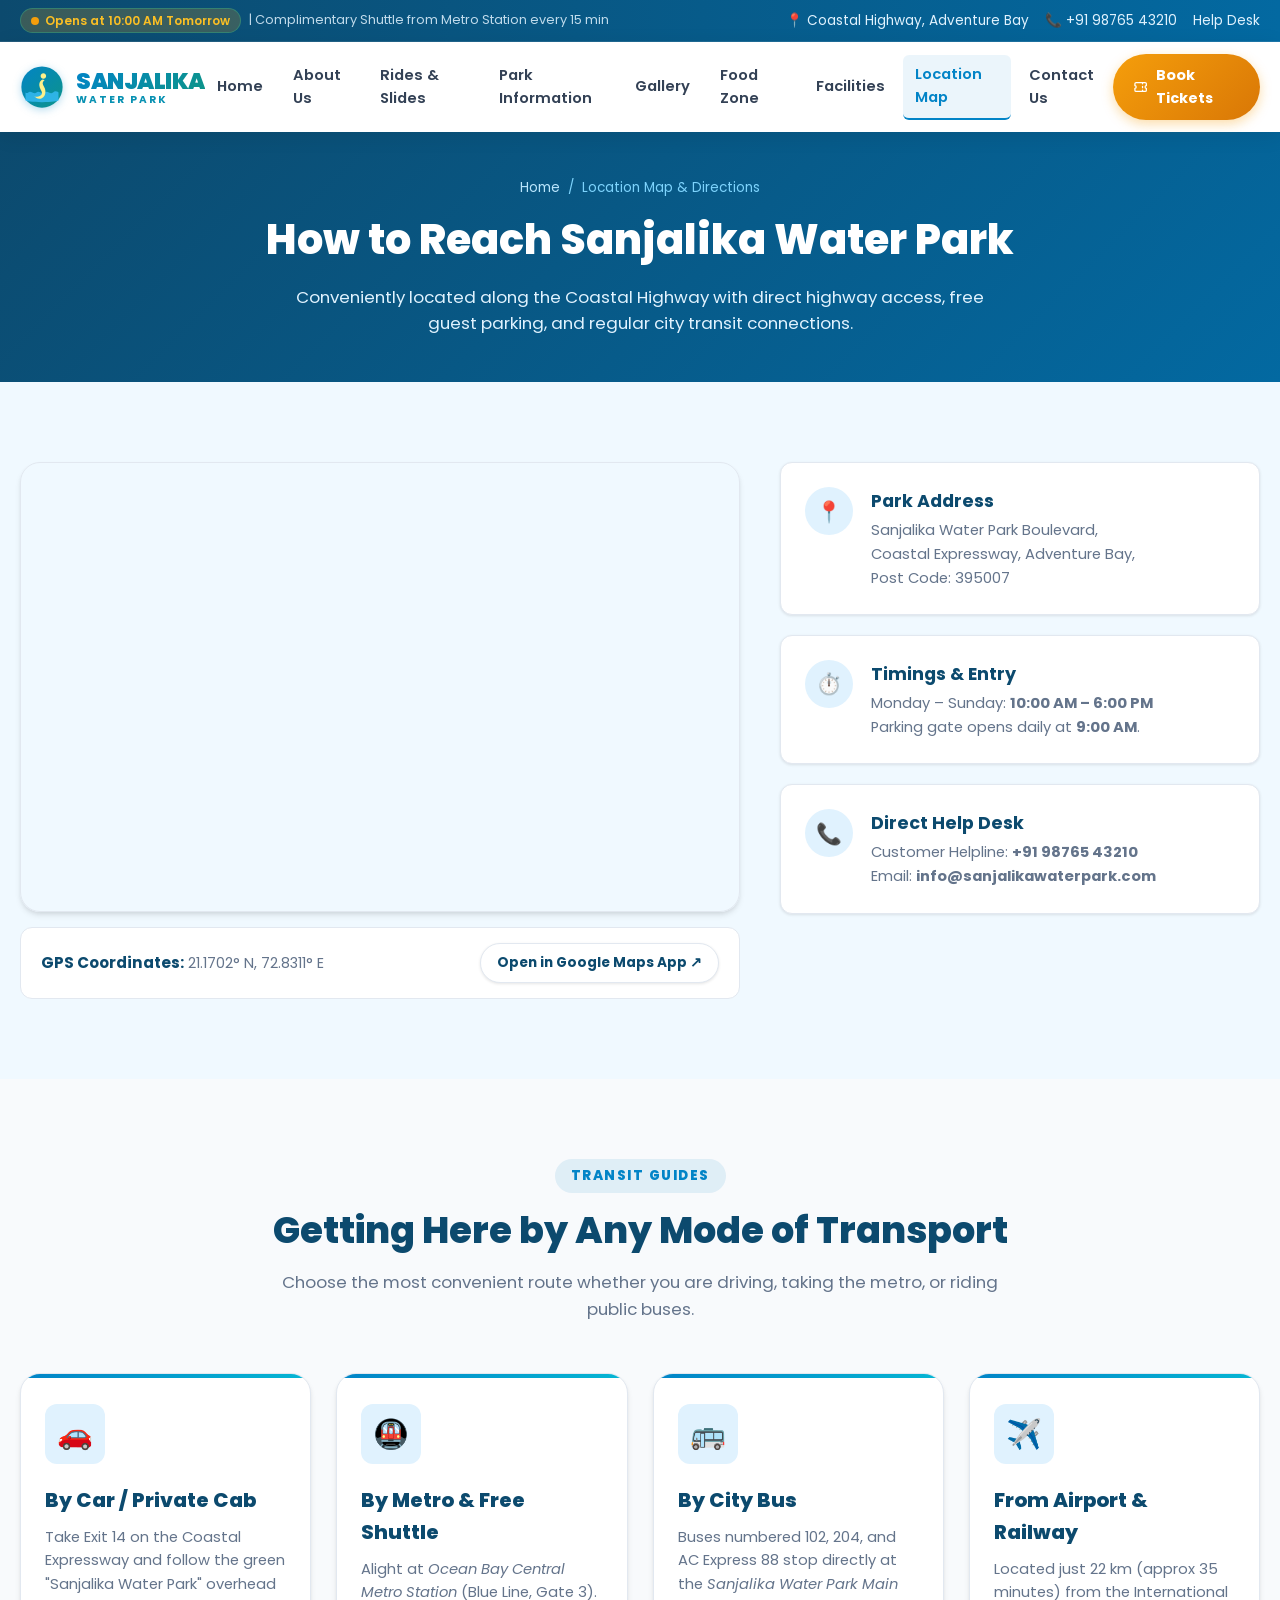
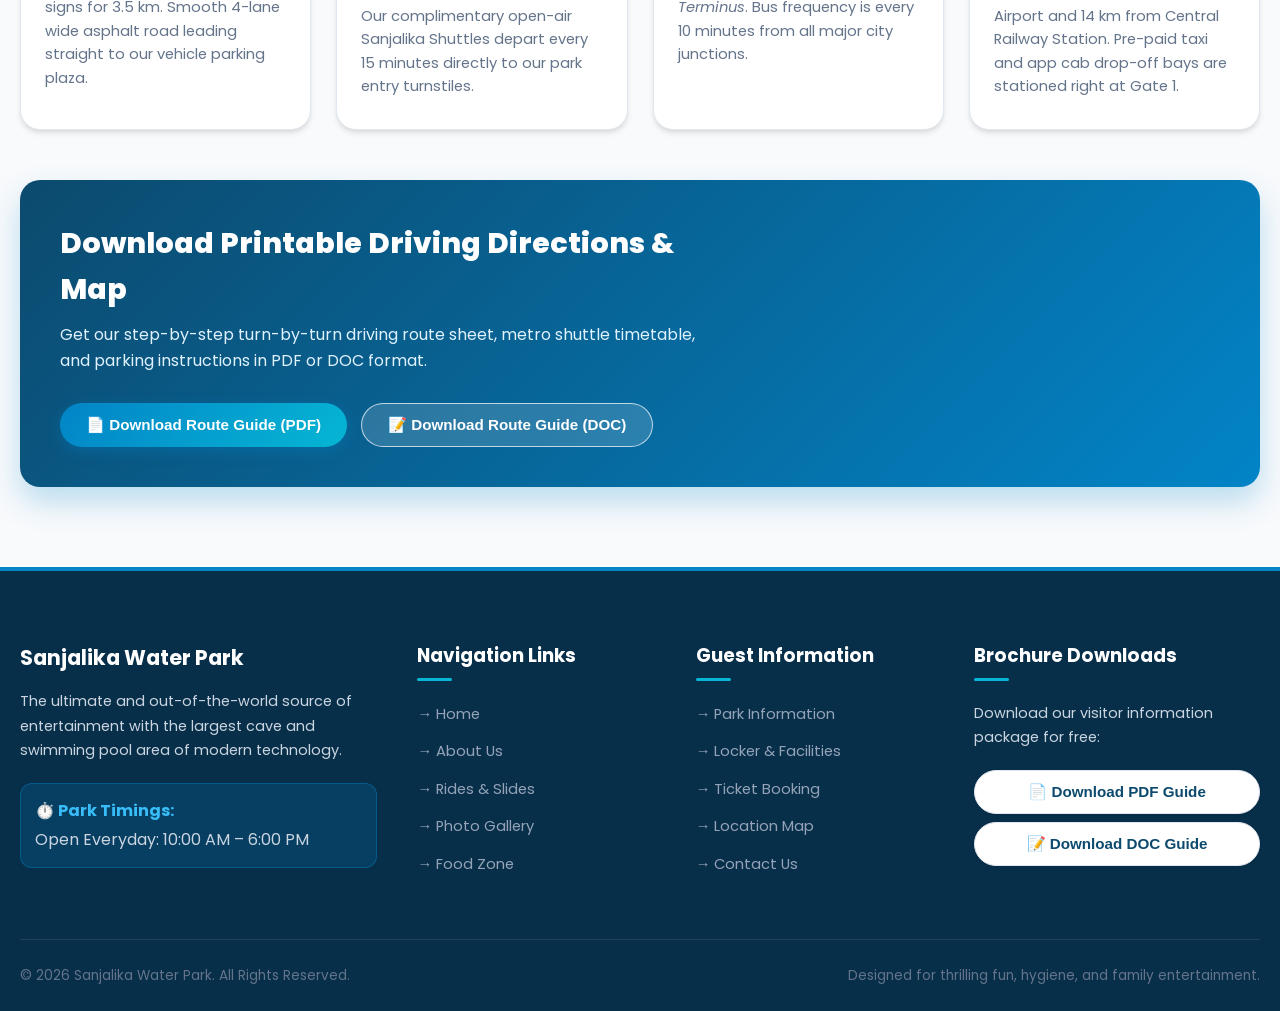
<file: location.html>
<!DOCTYPE html>
<html lang="en">
<head>
  <meta charset="UTF-8">
  <meta name="viewport" content="width=device-width, initial-scale=1.0">
  <title>Location Map & Directions - Sanjalika Water Park</title>
  <meta name="description" content="Find your way to Sanjalika Water Park with our interactive location map, highway directions, shuttle schedules, and visitor parking guidelines.">
  <link rel="preconnect" href="https://fonts.googleapis.com">
  <link rel="preconnect" href="https://fonts.gstatic.com" crossorigin>
  <link href="https://fonts.googleapis.com/css2?family=Poppins:wght@300;400;500;600;700;800;900&display=swap" rel="stylesheet">
  <link rel="stylesheet" href="css/style.css">
  <link rel="stylesheet" href="style.css">
</head>
<body>

  <!-- Top Announcement Bar -->
  <div class="top-bar">
    <div class="top-bar-container">
      <div class="top-bar-item">
        <span class="status-badge"><span class="status-dot"></span> Free Parking for 1,500+ Vehicles</span>
        <span style="font-size: 0.8rem; opacity: 0.85;">| Complimentary Shuttle from Metro Station every 15 min</span>
      </div>
      <div class="top-bar-links">
        <a href="location.html">📍 Coastal Highway, Adventure Bay</a>
        <a href="tel:+919876543210">📞 +91 98765 43210</a>
        <a href="contact.html">Help Desk</a>
      </div>
    </div>
  </div>

  <!-- Header -->
  <header class="site-header">
    <div class="nav-container">
      <a href="index.html" class="logo-wrapper" title="Sanjalika Water Park - Return to Home">
        <svg class="logo-icon-svg" viewBox="0 0 64 64" fill="none">
          <circle cx="32" cy="32" r="30" fill="url(#logoGradLoc)" />
          <path d="M12 40C16 36 20 44 24 40C28 36 32 44 36 40C40 36 44 44 48 40C52 36 56 40 56 40V52C56 52 46 54 32 54C18 54 8 52 8 52V40C8 40 10 42 12 40Z" fill="#38bdf8" fill-opacity="0.8"/>
          <path d="M38 16C38 18.2 36.2 20 34 20C31.8 20 30 18.2 30 16C30 13.8 31.8 12 34 12C36.2 12 38 13.8 38 16Z" fill="#fef08a"/>
          <path d="M33 21C30 22 28 25 28 29C28 34 32 37 32 41C32 44 26 47 22 46C20 45.5 19 43 19 43C19 43 22 49 28 49C35 49 37 43 37 38C37 33 33 30 33 27C33 24 35 22 36 22L33 21Z" fill="#fef08a"/>
          <defs>
            <linearGradient id="logoGradLoc" x1="0" y1="0" x2="64" y2="64" gradientUnits="userSpaceOnUse">
              <stop stop-color="#0284c7"/>
              <stop offset="1" stop-color="#0d9488"/>
            </linearGradient>
          </defs>
        </svg>
        <div class="logo-text">
          <span class="logo-title">SANJALIKA</span>
          <span class="logo-subtitle">WATER PARK</span>
        </div>
      </a>

      <nav class="nav-menu" id="primaryNav">
        <a href="index.html" class="nav-link">Home</a>
        <a href="about.html" class="nav-link">About Us</a>
        <a href="rides.html" class="nav-link">Rides & Slides</a>
        <a href="park-info.html" class="nav-link">Park Information</a>
        <a href="gallery.html" class="nav-link">Gallery</a>
        <a href="food-zone.html" class="nav-link">Food Zone</a>
        <a href="facilities.html" class="nav-link">Facilities</a>
        <a href="location.html" class="nav-link active">Location Map</a>
        <a href="contact.html" class="nav-link">Contact Us</a>
      </nav>

      <div class="nav-actions">
        <a href="booking.html" class="btn-book-nav">
          <svg width="18" height="18" fill="none" stroke="currentColor" viewBox="0 0 24 24"><path stroke-linecap="round" stroke-linejoin="round" stroke-width="2" d="M15 5v2m0 4v2m0 4v2M5 5a2 2 0 00-2 2v3a2 2 0 110 4v3a2 2 0 002 2h14a2 2 0 002-2v-3a2 2 0 110-4V7a2 2 0 00-2-2H5z"/></svg>
          Book Tickets
        </a>
        <button class="mobile-menu-btn" aria-label="Toggle navigation menu" aria-expanded="false">
          <svg width="26" height="26" fill="none" stroke="currentColor" viewBox="0 0 24 24"><path stroke-linecap="round" stroke-linejoin="round" stroke-width="2" d="M4 6h16M4 12h16M4 18h16"/></svg>
        </button>
      </div>
    </div>
  </header>

  <!-- Page Banner -->
  <div style="background: linear-gradient(135deg, #0c4a6e, #0369a1); color: #ffffff; padding: 45px 20px; text-align: center;">
    <div class="container">
      <div style="font-size: 0.85rem; color: #7dd3fc; margin-bottom: 8px;">
        <a href="index.html" style="color: #bae6fd;">Home</a> &nbsp;/&nbsp; Location Map & Directions
      </div>
      <h1 style="font-size: 2.6rem; font-weight: 800; margin-bottom: 10px;">How to Reach Sanjalika Water Park</h1>
      <p style="max-width: 700px; margin: 0 auto; color: #e0f2fe; font-size: 1.05rem;">
        Conveniently located along the Coastal Highway with direct highway access, free guest parking, and regular city transit connections.
      </p>
    </div>
  </div>

  <!-- Interactive Map & Quick Info Section -->
  <section class="section">
    <div class="container">
      <div style="display: grid; grid-template-columns: 1.2fr 0.8fr; gap: 40px; align-items: start;">
        
        <!-- Map Embed -->
        <div>
          <div class="map-container">
            <iframe 
              title="Google Map location of Sanjalika Water Park"
              src="https://www.google.com/maps/embed?pb=!1m18!1m12!1m3!1d119066.4170942544!2d72.7521568285934!3d21.159340299999996!2m3!1f0!2f0!3f0!3m2!1i1024!2i768!4f13.1!3m3!1m2!1s0x3be04e59411d1563%3A0xfe4558290938b042!2sSurat%2C%20Gujarat!5e0!3m2!1sen!2sin!4v1680000000000!5m2!1sen!2sin" 
              allowfullscreen="" 
              loading="lazy" 
              referrerpolicy="no-referrer-when-downgrade">
            </iframe>
          </div>
          <div style="margin-top: 15px; display: flex; justify-content: space-between; align-items: center; background: #ffffff; padding: 15px 20px; border-radius: var(--radius-md); border: 1px solid var(--border-color);">
            <div>
              <strong style="color: var(--primary-deep); font-size: 0.95rem;">GPS Coordinates:</strong>
              <span style="color: #64748b; font-size: 0.9rem;"> 21.1702° N, 72.8311° E</span>
            </div>
            <a href="https://maps.google.com" target="_blank" rel="noopener noreferrer" class="btn btn-secondary" style="padding: 8px 16px; font-size: 0.85rem;">
              Open in Google Maps App ↗
            </a>
          </div>
        </div>

        <!-- Key Location Details -->
        <div style="display: flex; flex-direction: column; gap: 20px;">
          <div class="contact-card">
            <div class="contact-icon">📍</div>
            <div>
              <h4 style="font-weight: 700; color: var(--primary-deep); font-size: 1.1rem; margin-bottom: 4px;">Park Address</h4>
              <p style="color: #64748b; font-size: 0.92rem; line-height: 1.6;">
                Sanjalika Water Park Boulevard,<br>
                Coastal Expressway, Adventure Bay,<br>
                Post Code: 395007
              </p>
            </div>
          </div>

          <div class="contact-card">
            <div class="contact-icon">⏱️</div>
            <div>
              <h4 style="font-weight: 700; color: var(--primary-deep); font-size: 1.1rem; margin-bottom: 4px;">Timings & Entry</h4>
              <p style="color: #64748b; font-size: 0.92rem; line-height: 1.6;">
                Monday – Sunday: <strong>10:00 AM – 6:00 PM</strong><br>
                Parking gate opens daily at <strong>9:00 AM</strong>.
              </p>
            </div>
          </div>

          <div class="contact-card">
            <div class="contact-icon">📞</div>
            <div>
              <h4 style="font-weight: 700; color: var(--primary-deep); font-size: 1.1rem; margin-bottom: 4px;">Direct Help Desk</h4>
              <p style="color: #64748b; font-size: 0.92rem; line-height: 1.6;">
                Customer Helpline: <strong>+91 98765 43210</strong><br>
                Email: <strong>info@sanjalikawaterpark.com</strong>
              </p>
            </div>
          </div>
        </div>

      </div>
    </div>
  </section>

  <!-- Transportation Options Grid -->
  <section class="section section-bg-alt">
    <div class="container">
      <div class="section-header">
        <span class="section-tag">Transit Guides</span>
        <h2 class="section-title">Getting Here by Any Mode of Transport</h2>
        <p class="section-subtitle">Choose the most convenient route whether you are driving, taking the metro, or riding public buses.</p>
      </div>

      <div class="features-grid">
        <!-- Option 1: Car -->
        <div class="feature-card">
          <div class="feature-icon-box">🚗</div>
          <h3 class="feature-title">By Car / Private Cab</h3>
          <p class="feature-desc">
            Take Exit 14 on the Coastal Expressway and follow the green "Sanjalika Water Park" overhead signs for 3.5 km. Smooth 4-lane wide asphalt road leading straight to our vehicle parking plaza.
          </p>
        </div>

        <!-- Option 2: Metro -->
        <div class="feature-card">
          <div class="feature-icon-box">🚇</div>
          <h3 class="feature-title">By Metro & Free Shuttle</h3>
          <p class="feature-desc">
            Alight at <em>Ocean Bay Central Metro Station</em> (Blue Line, Gate 3). Our complimentary open-air Sanjalika Shuttles depart every 15 minutes directly to our park entry turnstiles.
          </p>
        </div>

        <!-- Option 3: City Bus -->
        <div class="feature-card">
          <div class="feature-icon-box">🚌</div>
          <h3 class="feature-title">By City Bus</h3>
          <p class="feature-desc">
            Buses numbered 102, 204, and AC Express 88 stop directly at the <em>Sanjalika Water Park Main Terminus</em>. Bus frequency is every 10 minutes from all major city junctions.
          </p>
        </div>

        <!-- Option 4: Airport / Railway -->
        <div class="feature-card">
          <div class="feature-icon-box">✈️</div>
          <h3 class="feature-title">From Airport & Railway</h3>
          <p class="feature-desc">
            Located just 22 km (approx 35 minutes) from the International Airport and 14 km from Central Railway Station. Pre-paid taxi and app cab drop-off bays are stationed right at Gate 1.
          </p>
        </div>
      </div>

      <!-- Download Driving Guide Box -->
      <div class="download-section-box">
        <div class="download-text-content">
          <h3>Download Printable Driving Directions & Map</h3>
          <p>
            Get our step-by-step turn-by-turn driving route sheet, metro shuttle timetable, and parking instructions in PDF or DOC format.
          </p>
        </div>
        <div class="download-buttons-group">
          <button class="btn btn-primary btn-download-pdf">
            📄 Download Route Guide (PDF)
          </button>
          <button class="btn btn-outline-light btn-download-doc">
            📝 Download Route Guide (DOC)
          </button>
        </div>
      </div>

    </div>
  </section>

  <!-- Footer -->
  <footer class="site-footer">
    <div class="footer-container">
      <div class="footer-col">
        <h3 style="color: #fff; margin-bottom: 15px; font-size: 1.3rem;">Sanjalika Water Park</h3>
        <p>The ultimate and out-of-the-world source of entertainment with the largest cave and swimming pool area of modern technology.</p>
        <div class="footer-timing-badge">
          <strong>⏱️ Park Timings:</strong>
          <span>Open Everyday: 10:00 AM – 6:00 PM</span>
        </div>
      </div>

      <div class="footer-col">
        <h4>Navigation Links</h4>
        <ul class="footer-links">
          <li><a href="index.html">→ Home</a></li>
          <li><a href="about.html">→ About Us</a></li>
          <li><a href="rides.html">→ Rides & Slides</a></li>
          <li><a href="gallery.html">→ Photo Gallery</a></li>
          <li><a href="food-zone.html">→ Food Zone</a></li>
        </ul>
      </div>

      <div class="footer-col">
        <h4>Guest Information</h4>
        <ul class="footer-links">
          <li><a href="park-info.html">→ Park Information</a></li>
          <li><a href="facilities.html">→ Locker & Facilities</a></li>
          <li><a href="booking.html">→ Ticket Booking</a></li>
          <li><a href="location.html">→ Location Map</a></li>
          <li><a href="contact.html">→ Contact Us</a></li>
        </ul>
      </div>

      <div class="footer-col">
        <h4>Brochure Downloads</h4>
        <p>Download our visitor information package for free:</p>
        <button class="btn btn-secondary btn-download-pdf" style="width: 100%; margin-bottom: 8px;">
          📄 Download PDF Guide
        </button>
        <button class="btn btn-secondary btn-download-doc" style="width: 100%;">
          📝 Download DOC Guide
        </button>
      </div>
    </div>

    <div class="footer-bottom">
      <div>© 2026 Sanjalika Water Park. All Rights Reserved.</div>
      <div>Designed for thrilling fun, hygiene, and family entertainment.</div>
    </div>
  </footer>

  <button class="back-to-top" aria-label="Back to Top">
    <svg width="24" height="24" fill="none" stroke="currentColor" viewBox="0 0 24 24"><path stroke-linecap="round" stroke-linejoin="round" stroke-width="2.5" d="M5 10l7-7m0 0l7 7m-7-7v18"/></svg>
  </button>

  <script src="js/main.js"></script>
</body>
</html>
</file>
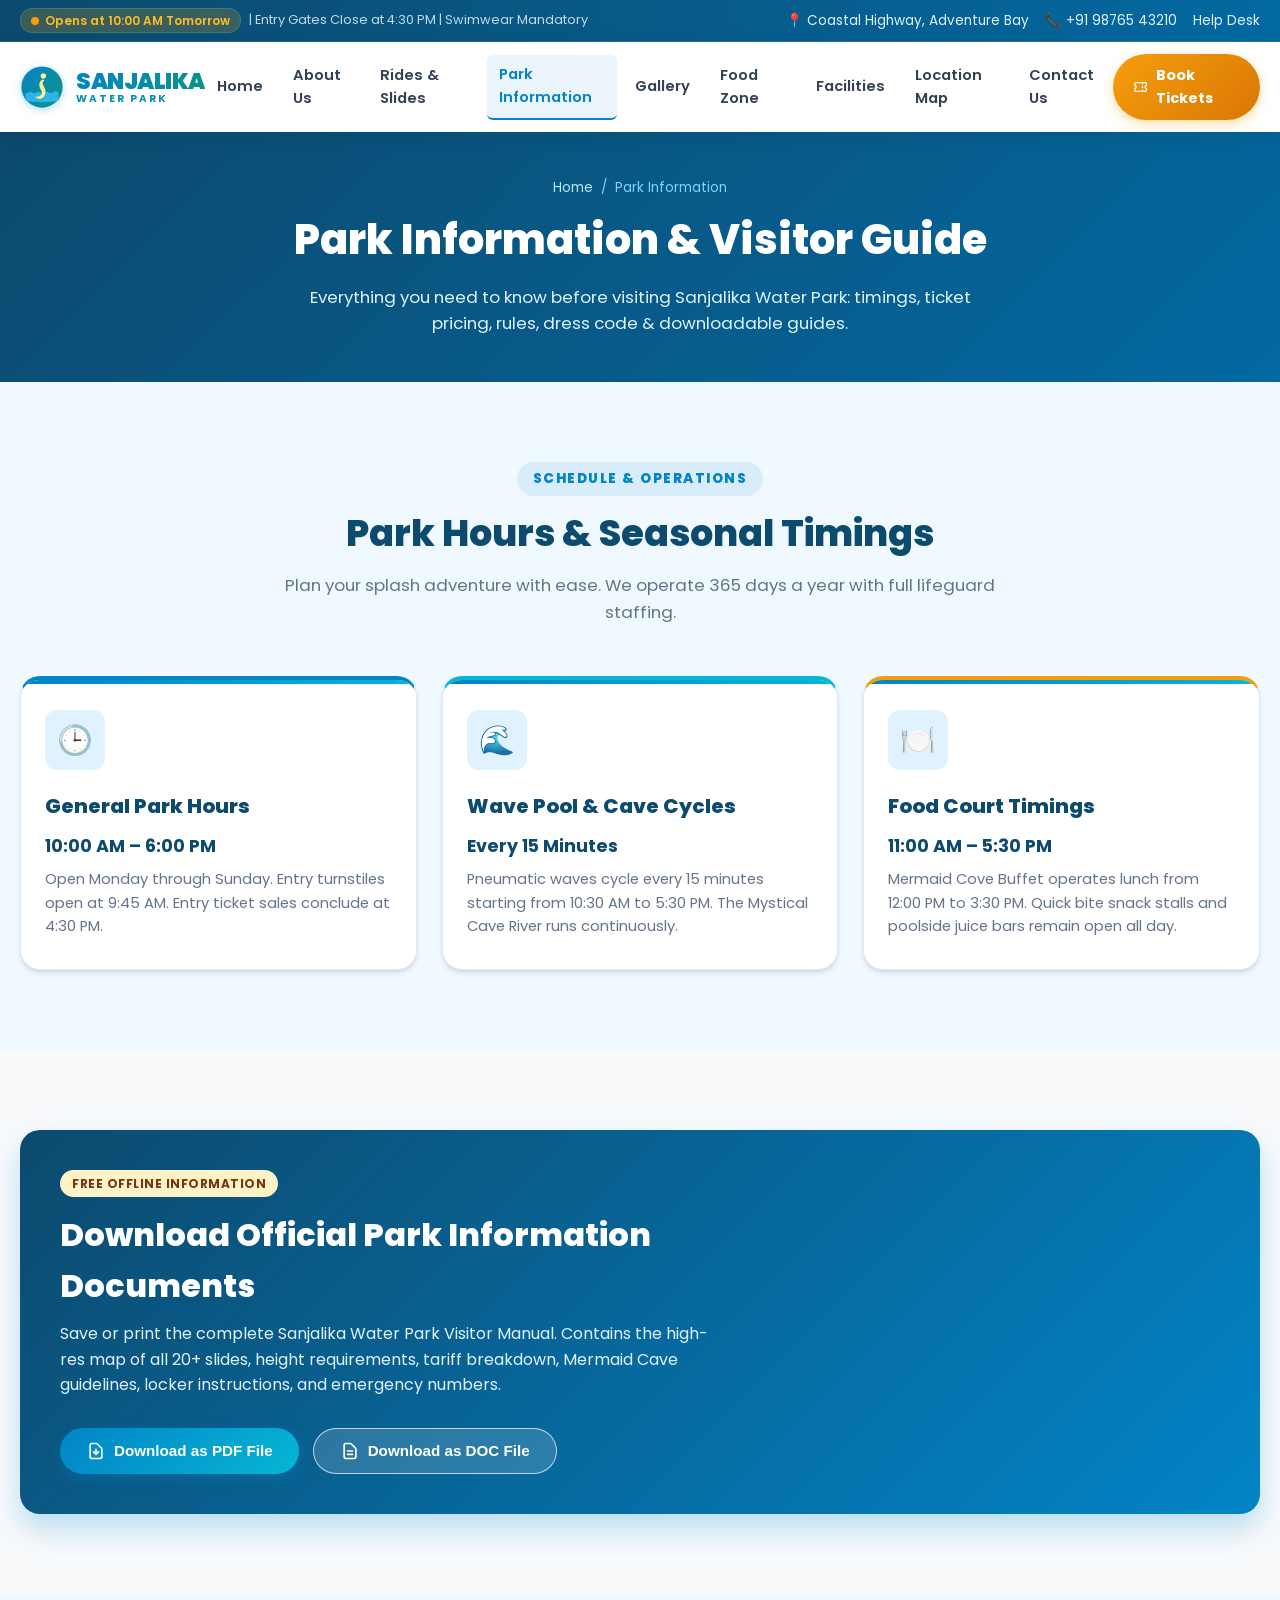
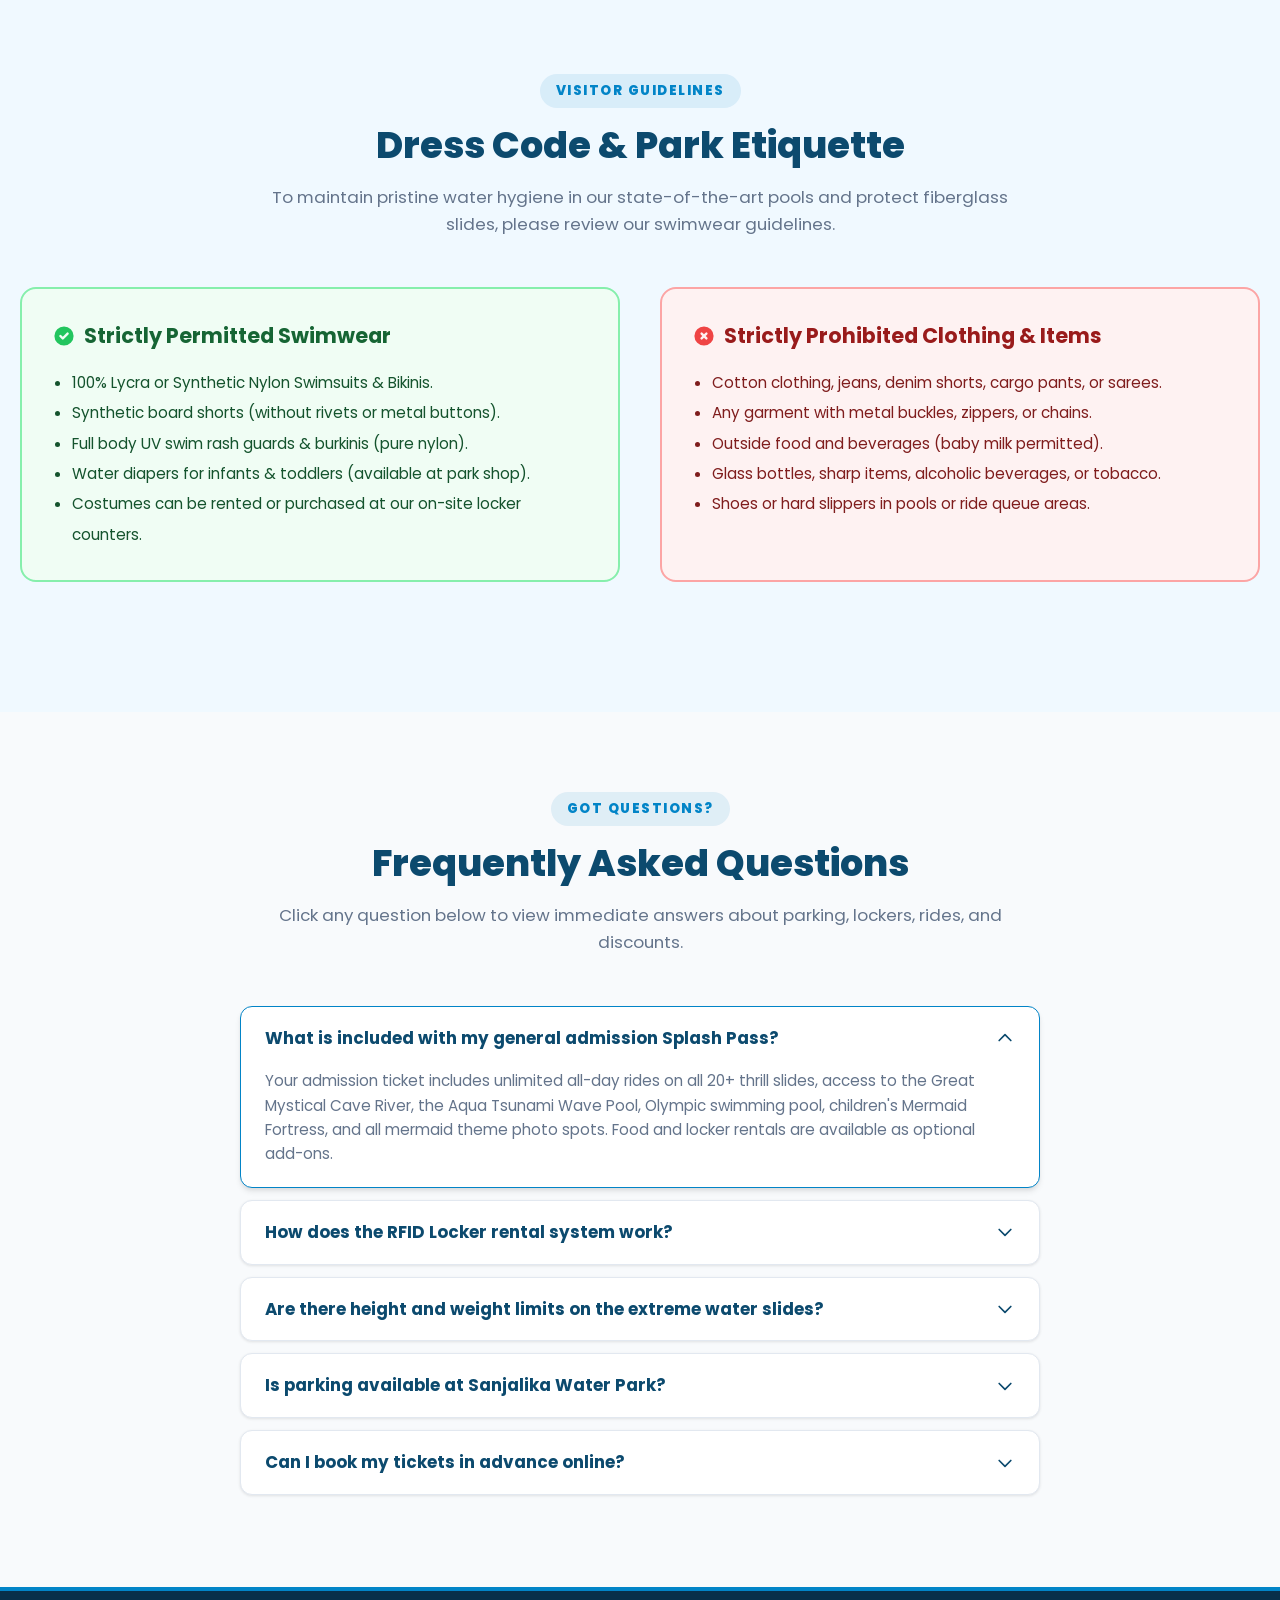
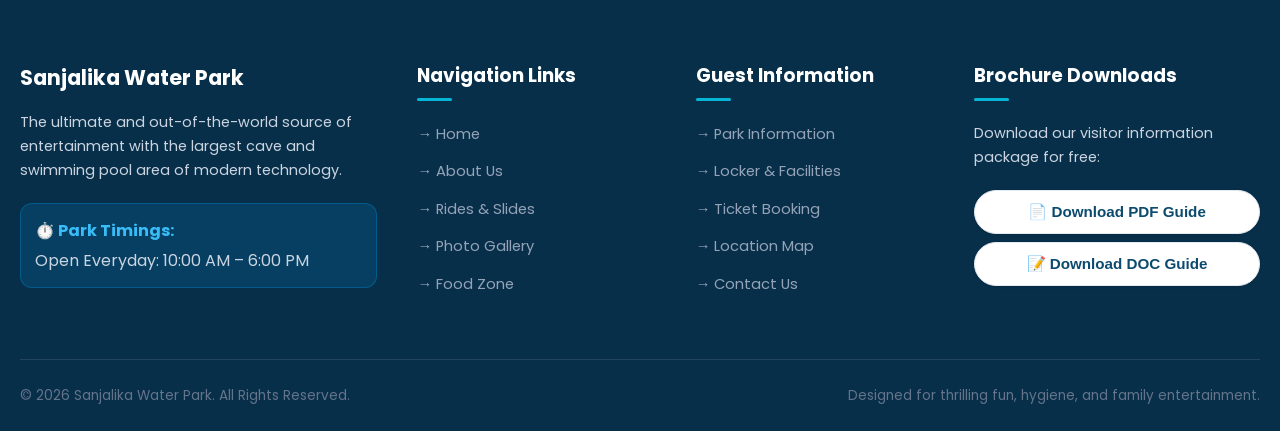
<file: park-info.html>
<!DOCTYPE html>
<html lang="en">
<head>
  <meta charset="UTF-8">
  <meta name="viewport" content="width=device-width, initial-scale=1.0">
  <title>Park Information, Timings & Rules - Sanjalika Water Park</title>
  <meta name="description" content="Complete visitor information for Sanjalika Water Park: park operational hours, ticket prices, dress code rules, locker rentals, and downloadable PDF/DOC guides.">
  <link rel="preconnect" href="https://fonts.googleapis.com">
  <link rel="preconnect" href="https://fonts.gstatic.com" crossorigin>
  <link href="https://fonts.googleapis.com/css2?family=Poppins:wght@300;400;500;600;700;800;900&display=swap" rel="stylesheet">
  <link rel="stylesheet" href="css/style.css">
  <link rel="stylesheet" href="style.css">
</head>
<body>

  <!-- Top Announcement Bar -->
  <div class="top-bar">
    <div class="top-bar-container">
      <div class="top-bar-item">
        <span class="status-badge"><span class="status-dot"></span> Open Today: 10:00 AM - 6:00 PM</span>
        <span style="font-size: 0.8rem; opacity: 0.85;">| Entry Gates Close at 4:30 PM | Swimwear Mandatory</span>
      </div>
      <div class="top-bar-links">
        <a href="location.html">📍 Coastal Highway, Adventure Bay</a>
        <a href="tel:+919876543210">📞 +91 98765 43210</a>
        <a href="contact.html">Help Desk</a>
      </div>
    </div>
  </div>

  <!-- Header -->
  <header class="site-header">
    <div class="nav-container">
      <a href="index.html" class="logo-wrapper" title="Sanjalika Water Park - Return to Home">
        <svg class="logo-icon-svg" viewBox="0 0 64 64" fill="none">
          <circle cx="32" cy="32" r="30" fill="url(#logoGradInfo)" />
          <path d="M12 40C16 36 20 44 24 40C28 36 32 44 36 40C40 36 44 44 48 40C52 36 56 40 56 40V52C56 52 46 54 32 54C18 54 8 52 8 52V40C8 40 10 42 12 40Z" fill="#38bdf8" fill-opacity="0.8"/>
          <path d="M38 16C38 18.2 36.2 20 34 20C31.8 20 30 18.2 30 16C30 13.8 31.8 12 34 12C36.2 12 38 13.8 38 16Z" fill="#fef08a"/>
          <path d="M33 21C30 22 28 25 28 29C28 34 32 37 32 41C32 44 26 47 22 46C20 45.5 19 43 19 43C19 43 22 49 28 49C35 49 37 43 37 38C37 33 33 30 33 27C33 24 35 22 36 22L33 21Z" fill="#fef08a"/>
          <defs>
            <linearGradient id="logoGradInfo" x1="0" y1="0" x2="64" y2="64" gradientUnits="userSpaceOnUse">
              <stop stop-color="#0284c7"/>
              <stop offset="1" stop-color="#0d9488"/>
            </linearGradient>
          </defs>
        </svg>
        <div class="logo-text">
          <span class="logo-title">SANJALIKA</span>
          <span class="logo-subtitle">WATER PARK</span>
        </div>
      </a>

      <nav class="nav-menu" id="primaryNav">
        <a href="index.html" class="nav-link">Home</a>
        <a href="about.html" class="nav-link">About Us</a>
        <a href="rides.html" class="nav-link">Rides & Slides</a>
        <a href="park-info.html" class="nav-link active">Park Information</a>
        <a href="gallery.html" class="nav-link">Gallery</a>
        <a href="food-zone.html" class="nav-link">Food Zone</a>
        <a href="facilities.html" class="nav-link">Facilities</a>
        <a href="location.html" class="nav-link">Location Map</a>
        <a href="contact.html" class="nav-link">Contact Us</a>
      </nav>

      <div class="nav-actions">
        <a href="booking.html" class="btn-book-nav">
          <svg width="18" height="18" fill="none" stroke="currentColor" viewBox="0 0 24 24"><path stroke-linecap="round" stroke-linejoin="round" stroke-width="2" d="M15 5v2m0 4v2m0 4v2M5 5a2 2 0 00-2 2v3a2 2 0 110 4v3a2 2 0 002 2h14a2 2 0 002-2v-3a2 2 0 110-4V7a2 2 0 00-2-2H5z"/></svg>
          Book Tickets
        </a>
        <button class="mobile-menu-btn" aria-label="Toggle navigation menu" aria-expanded="false">
          <svg width="26" height="26" fill="none" stroke="currentColor" viewBox="0 0 24 24"><path stroke-linecap="round" stroke-linejoin="round" stroke-width="2" d="M4 6h16M4 12h16M4 18h16"/></svg>
        </button>
      </div>
    </div>
  </header>

  <!-- Page Banner -->
  <div style="background: linear-gradient(135deg, #0c4a6e, #0369a1); color: #ffffff; padding: 45px 20px; text-align: center;">
    <div class="container">
      <div style="font-size: 0.85rem; color: #7dd3fc; margin-bottom: 8px;">
        <a href="index.html" style="color: #bae6fd;">Home</a> &nbsp;/&nbsp; Park Information
      </div>
      <h1 style="font-size: 2.6rem; font-weight: 800; margin-bottom: 10px;">Park Information & Visitor Guide</h1>
      <p style="max-width: 700px; margin: 0 auto; color: #e0f2fe; font-size: 1.05rem;">
        Everything you need to know before visiting Sanjalika Water Park: timings, ticket pricing, rules, dress code & downloadable guides.
      </p>
    </div>
  </div>

  <!-- Operational Timings & Schedule Section -->
  <section class="section">
    <div class="container">
      <div class="section-header">
        <span class="section-tag">Schedule & Operations</span>
        <h2 class="section-title">Park Hours & Seasonal Timings</h2>
        <p class="section-subtitle">Plan your splash adventure with ease. We operate 365 days a year with full lifeguard staffing.</p>
      </div>

      <div style="display: grid; grid-template-columns: repeat(auto-fit, minmax(300px, 1fr)); gap: 25px;">
        <div class="feature-card" style="border-top: 4px solid var(--primary);">
          <div class="feature-icon-box">🕒</div>
          <h3 class="feature-title">General Park Hours</h3>
          <p style="font-size: 1.1rem; font-weight: 700; color: var(--primary-deep); margin-bottom: 8px;">
            10:00 AM – 6:00 PM
          </p>
          <p class="feature-desc">
            Open Monday through Sunday. Entry turnstiles open at 9:45 AM. Entry ticket sales conclude at 4:30 PM.
          </p>
        </div>

        <div class="feature-card" style="border-top: 4px solid var(--secondary);">
          <div class="feature-icon-box">🌊</div>
          <h3 class="feature-title">Wave Pool & Cave Cycles</h3>
          <p style="font-size: 1.1rem; font-weight: 700; color: var(--primary-deep); margin-bottom: 8px;">
            Every 15 Minutes
          </p>
          <p class="feature-desc">
            Pneumatic waves cycle every 15 minutes starting from 10:30 AM to 5:30 PM. The Mystical Cave River runs continuously.
          </p>
        </div>

        <div class="feature-card" style="border-top: 4px solid var(--accent);">
          <div class="feature-icon-box">🍽️</div>
          <h3 class="feature-title">Food Court Timings</h3>
          <p style="font-size: 1.1rem; font-weight: 700; color: var(--primary-deep); margin-bottom: 8px;">
            11:00 AM – 5:30 PM
          </p>
          <p class="feature-desc">
            Mermaid Cove Buffet operates lunch from 12:00 PM to 3:30 PM. Quick bite snack stalls and poolside juice bars remain open all day.
          </p>
        </div>
      </div>
    </div>
  </section>

  <!-- Complete Downloadable Guides Section (PDF & DOC files) -->
  <section class="section section-bg-alt">
    <div class="container">
      <div class="download-section-box" style="margin-top: 0;">
        <div class="download-text-content">
          <span class="badge badge-amber" style="margin-bottom: 12px; color: #78350f;">Free Offline Information</span>
          <h3 style="font-size: 2rem;">Download Official Park Information Documents</h3>
          <p>
            Save or print the complete Sanjalika Water Park Visitor Manual. Contains the high-res map of all 20+ slides, height requirements, tariff breakdown, Mermaid Cave guidelines, locker instructions, and emergency numbers.
          </p>
        </div>
        <div class="download-buttons-group">
          <button class="btn btn-primary btn-download-pdf">
            <svg width="20" height="20" fill="none" stroke="currentColor" viewBox="0 0 24 24"><path stroke-linecap="round" stroke-linejoin="round" stroke-width="2" d="M12 10v6m0 0l-3-3m3 3l3-3m2 8H7a2 2 0 01-2-2V5a2 2 0 012-2h5.586a1 1 0 01.707.293l5.414 5.414a1 1 0 01.293.707V19a2 2 0 01-2 2z"/></svg>
            Download as PDF File
          </button>
          <button class="btn btn-outline-light btn-download-doc">
            <svg width="20" height="20" fill="none" stroke="currentColor" viewBox="0 0 24 24"><path stroke-linecap="round" stroke-linejoin="round" stroke-width="2" d="M9 12h6m-6 4h6m2 5H7a2 2 0 01-2-2V5a2 2 0 012-2h5.586a1 1 0 01.707.293l5.414 5.414a1 1 0 01.293.707V19a2 2 0 01-2 2z"/></svg>
            Download as DOC File
          </button>
        </div>
      </div>
    </div>
  </section>

  <!-- Dress Code & Park Rules -->
  <section class="section">
    <div class="container">
      <div class="section-header">
        <span class="section-tag">Visitor Guidelines</span>
        <h2 class="section-title">Dress Code & Park Etiquette</h2>
        <p class="section-subtitle">
          To maintain pristine water hygiene in our state-of-the-art pools and protect fiberglass slides, please review our swimwear guidelines.
        </p>
      </div>

      <div style="display: grid; grid-template-columns: 1fr 1fr; gap: 40px; margin-bottom: 50px;">
        <!-- Permitted Wear -->
        <div style="background: #f0fdf4; border: 2px solid #86efac; border-radius: 16px; padding: 30px;">
          <h3 style="color: #166534; font-size: 1.3rem; margin-bottom: 15px; display: flex; align-items: center; gap: 8px;">
            <svg width="24" height="24" fill="#22c55e" viewBox="0 0 20 20"><path fill-rule="evenodd" d="M10 18a8 8 0 100-16 8 8 0 000 16zm3.707-9.293a1 1 0 00-1.414-1.414L9 10.586 7.707 9.293a1 1 0 00-1.414 1.414l2 2a1 1 0 001.414 0l4-4z" clip-rule="evenodd"/></svg>
            Strictly Permitted Swimwear
          </h3>
          <ul style="color: #14532d; font-size: 0.95rem; line-height: 2; padding-left: 20px; list-style: disc;">
            <li>100% Lycra or Synthetic Nylon Swimsuits & Bikinis.</li>
            <li>Synthetic board shorts (without rivets or metal buttons).</li>
            <li>Full body UV swim rash guards & burkinis (pure nylon).</li>
            <li>Water diapers for infants & toddlers (available at park shop).</li>
            <li>Costumes can be rented or purchased at our on-site locker counters.</li>
          </ul>
        </div>

        <!-- Strictly Prohibited -->
        <div style="background: #fef2f2; border: 2px solid #fca5a5; border-radius: 16px; padding: 30px;">
          <h3 style="color: #991b1b; font-size: 1.3rem; margin-bottom: 15px; display: flex; align-items: center; gap: 8px;">
            <svg width="24" height="24" fill="#ef4444" viewBox="0 0 20 20"><path fill-rule="evenodd" d="M10 18a8 8 0 100-16 8 8 0 000 16zM8.707 7.293a1 1 0 00-1.414 1.414L8.586 10l-1.293 1.293a1 1 0 101.414 1.414L10 11.414l1.293 1.293a1 1 0 001.414-1.414L11.414 10l1.293-1.293a1 1 0 00-1.414-1.414L10 8.586 8.707 7.293z" clip-rule="evenodd"/></svg>
            Strictly Prohibited Clothing & Items
          </h3>
          <ul style="color: #7f1d1d; font-size: 0.95rem; line-height: 2; padding-left: 20px; list-style: disc;">
            <li>Cotton clothing, jeans, denim shorts, cargo pants, or sarees.</li>
            <li>Any garment with metal buckles, zippers, or chains.</li>
            <li>Outside food and beverages (baby milk permitted).</li>
            <li>Glass bottles, sharp items, alcoholic beverages, or tobacco.</li>
            <li>Shoes or hard slippers in pools or ride queue areas.</li>
          </ul>
        </div>
      </div>
    </div>
  </section>

  <!-- Interactive FAQ Accordion -->
  <section class="section section-bg-alt">
    <div class="container">
      <div class="section-header">
        <span class="section-tag">Got Questions?</span>
        <h2 class="section-title">Frequently Asked Questions</h2>
        <p class="section-subtitle">Click any question below to view immediate answers about parking, lockers, rides, and discounts.</p>
      </div>

      <div class="accordion">
        <!-- Item 1 -->
        <div class="accordion-item active">
          <div class="accordion-header">
            <span>What is included with my general admission Splash Pass?</span>
            <svg width="20" height="20" fill="none" stroke="currentColor" viewBox="0 0 24 24"><path stroke-linecap="round" stroke-linejoin="round" stroke-width="2" d="M19 9l-7 7-7-7"/></svg>
          </div>
          <div class="accordion-body">
            Your admission ticket includes unlimited all-day rides on all 20+ thrill slides, access to the Great Mystical Cave River, the Aqua Tsunami Wave Pool, Olympic swimming pool, children's Mermaid Fortress, and all mermaid theme photo spots. Food and locker rentals are available as optional add-ons.
          </div>
        </div>

        <!-- Item 2 -->
        <div class="accordion-item">
          <div class="accordion-header">
            <span>How does the RFID Locker rental system work?</span>
            <svg width="20" height="20" fill="none" stroke="currentColor" viewBox="0 0 24 24"><path stroke-linecap="round" stroke-linejoin="round" stroke-width="2" d="M19 9l-7 7-7-7"/></svg>
          </div>
          <div class="accordion-body">
            Upon entering the locker area, you receive a waterproof RFID wristband. Simply tap your wristband on the digital scanner assigned to your locker to lock and unlock it at any time during your visit. You can also load digital cash onto the wristband for contactless payments at our Food Zone!
          </div>
        </div>

        <!-- Item 3 -->
        <div class="accordion-item">
          <div class="accordion-header">
            <span>Are there height and weight limits on the extreme water slides?</span>
            <svg width="20" height="20" fill="none" stroke="currentColor" viewBox="0 0 24 24"><path stroke-linecap="round" stroke-linejoin="round" stroke-width="2" d="M19 9l-7 7-7-7"/></svg>
          </div>
          <div class="accordion-body">
            Yes, for guest safety: The Mermaid's Abyss and Boomerango require a minimum height of 120 cm (approx 4ft). Poseidon's Thunder Drop freefall requires 130 cm. Gentle family slides, the Lazy Cave River, and Mermaid Fortress accommodate smaller children and guests of all heights.
          </div>
        </div>

        <!-- Item 4 -->
        <div class="accordion-item">
          <div class="accordion-header">
            <span>Is parking available at Sanjalika Water Park?</span>
            <svg width="20" height="20" fill="none" stroke="currentColor" viewBox="0 0 24 24"><path stroke-linecap="round" stroke-linejoin="round" stroke-width="2" d="M19 9l-7 7-7-7"/></svg>
          </div>
          <div class="accordion-body">
            Yes! We have an expansive, 1,500-vehicle capacity secure shaded parking lot for cars, two-wheelers, and tourist buses. Dedicated EV charging stations and disability parking spots are available right near the main entrance turnstiles.
          </div>
        </div>

        <!-- Item 5 -->
        <div class="accordion-item">
          <div class="accordion-header">
            <span>Can I book my tickets in advance online?</span>
            <svg width="20" height="20" fill="none" stroke="currentColor" viewBox="0 0 24 24"><path stroke-linecap="round" stroke-linejoin="round" stroke-width="2" d="M19 9l-7 7-7-7"/></svg>
          </div>
          <div class="accordion-body">
            Absolutely! Booking online through our website gives you direct turnstile entry with zero waiting at the ticket booth, plus exclusive seasonal coupon discounts such as 20% off with promo code <strong>MERMAID20</strong>.
          </div>
        </div>
      </div>
    </div>
  </section>

  <!-- Footer -->
  <footer class="site-footer">
    <div class="footer-container">
      <div class="footer-col">
        <h3 style="color: #fff; margin-bottom: 15px; font-size: 1.3rem;">Sanjalika Water Park</h3>
        <p>The ultimate and out-of-the-world source of entertainment with the largest cave and swimming pool area of modern technology.</p>
        <div class="footer-timing-badge">
          <strong>⏱️ Park Timings:</strong>
          <span>Open Everyday: 10:00 AM – 6:00 PM</span>
        </div>
      </div>

      <div class="footer-col">
        <h4>Navigation Links</h4>
        <ul class="footer-links">
          <li><a href="index.html">→ Home</a></li>
          <li><a href="about.html">→ About Us</a></li>
          <li><a href="rides.html">→ Rides & Slides</a></li>
          <li><a href="gallery.html">→ Photo Gallery</a></li>
          <li><a href="food-zone.html">→ Food Zone</a></li>
        </ul>
      </div>

      <div class="footer-col">
        <h4>Guest Information</h4>
        <ul class="footer-links">
          <li><a href="park-info.html">→ Park Information</a></li>
          <li><a href="facilities.html">→ Locker & Facilities</a></li>
          <li><a href="booking.html">→ Ticket Booking</a></li>
          <li><a href="location.html">→ Location Map</a></li>
          <li><a href="contact.html">→ Contact Us</a></li>
        </ul>
      </div>

      <div class="footer-col">
        <h4>Brochure Downloads</h4>
        <p>Download our visitor information package for free:</p>
        <button class="btn btn-secondary btn-download-pdf" style="width: 100%; margin-bottom: 8px;">
          📄 Download PDF Guide
        </button>
        <button class="btn btn-secondary btn-download-doc" style="width: 100%;">
          📝 Download DOC Guide
        </button>
      </div>
    </div>

    <div class="footer-bottom">
      <div>© 2026 Sanjalika Water Park. All Rights Reserved.</div>
      <div>Designed for thrilling fun, hygiene, and family entertainment.</div>
    </div>
  </footer>

  <button class="back-to-top" aria-label="Back to Top">
    <svg width="24" height="24" fill="none" stroke="currentColor" viewBox="0 0 24 24"><path stroke-linecap="round" stroke-linejoin="round" stroke-width="2.5" d="M5 10l7-7m0 0l7 7m-7-7v18"/></svg>
  </button>

  <script src="js/main.js"></script>
</body>
</html>
</file>
<file: css/style.css>
/* ==========================================================================
   SANJALIKA WATER PARK - MAIN STYLESHEET
   Theme: Vibrant Ocean, Aqua Teal, Mermaid Pearl & Golden Sunlight
   ========================================================================== */

:root {
  --primary: #0284c7;
  --primary-dark: #0369a1;
  --primary-deep: #0c4a6e;
  --primary-light: #38bdf8;
  --secondary: #06b6d4;
  --secondary-dark: #0891b2;
  --accent: #f59e0b;
  --accent-hover: #d97706;
  --accent-coral: #ff6b6b;
  --teal-mermaid: #0d9488;
  --teal-light: #5eead4;
  --bg-light: #f0f9ff;
  --bg-card: #ffffff;
  --text-main: #1e293b;
  --text-muted: #64748b;
  --text-light: #f8fafc;
  --border-color: #e2e8f0;
  --shadow-sm: 0 1px 3px rgba(0, 0, 0, 0.1);
  --shadow-md: 0 4px 6px -1px rgba(0, 0, 0, 0.1), 0 2px 4px -1px rgba(0, 0, 0, 0.06);
  --shadow-lg: 0 10px 15px -3px rgba(0, 0, 0, 0.1), 0 4px 6px -2px rgba(0, 0, 0, 0.05);
  --shadow-xl: 0 20px 25px -5px rgba(2, 132, 199, 0.15), 0 10px 10px -5px rgba(2, 132, 199, 0.04);
  --radius-sm: 6px;
  --radius-md: 12px;
  --radius-lg: 20px;
  --radius-full: 9999px;
  --transition: all 0.3s cubic-bezier(0.4, 0, 0.2, 1);
}

* {
  margin: 0;
  padding: 0;
  box-sizing: border-box;
}

html {
  scroll-behavior: smooth;
  font-family: 'Poppins', -apple-system, BlinkMacSystemFont, "Segoe UI", Roboto, sans-serif;
  color: var(--text-main);
  background-color: var(--bg-light);
}

body {
  min-height: 100vh;
  display: flex;
  flex-direction: column;
  line-height: 1.6;
  overflow-x: hidden;
  background-color: var(--bg-light);
}

img {
  max-width: 100%;
  height: auto;
  display: block;
}

a {
  text-decoration: none;
  color: inherit;
  transition: var(--transition);
}

ul {
  list-style: none;
}

/* ==========================================================================
   TOP ANNOUNCEMENT BAR & TICKER
   ========================================================================== */
.top-bar {
  background: linear-gradient(90deg, var(--primary-deep), var(--primary-dark));
  color: #e0f2fe;
  font-size: 0.85rem;
  padding: 8px 0;
  border-bottom: 1px solid rgba(255, 255, 255, 0.1);
}

.top-bar-container {
  max-width: 1280px;
  margin: 0 auto;
  padding: 0 20px;
  display: flex;
  justify-content: space-between;
  align-items: center;
  flex-wrap: wrap;
  gap: 10px;
}

.top-bar-item {
  display: flex;
  align-items: center;
  gap: 8px;
}

.status-badge {
  display: inline-flex;
  align-items: center;
  gap: 6px;
  background: rgba(16, 185, 129, 0.2);
  color: #34d399;
  padding: 2px 10px;
  border-radius: var(--radius-full);
  font-weight: 600;
  font-size: 0.75rem;
  border: 1px solid rgba(52, 211, 153, 0.3);
}

.status-dot {
  width: 8px;
  height: 8px;
  background-color: #34d399;
  border-radius: 50%;
  animation: pulse 2s infinite;
}

@keyframes pulse {
  0% { transform: scale(0.95); box-shadow: 0 0 0 0 rgba(52, 211, 153, 0.7); }
  70% { transform: scale(1); box-shadow: 0 0 0 6px rgba(52, 211, 153, 0); }
  100% { transform: scale(0.95); box-shadow: 0 0 0 0 rgba(52, 211, 153, 0); }
}

.top-bar-links {
  display: flex;
  align-items: center;
  gap: 16px;
}

.top-bar-links a:hover {
  color: #38bdf8;
}

/* ==========================================================================
   HEADER & NAVIGATION
   ========================================================================== */
.site-header {
  position: sticky;
  top: 0;
  z-index: 1000;
  background: rgba(255, 255, 255, 0.95);
  backdrop-filter: blur(10px);
  -webkit-backdrop-filter: blur(10px);
  box-shadow: 0 4px 20px rgba(0, 0, 0, 0.08);
  transition: var(--transition);
}

.nav-container {
  max-width: 1280px;
  margin: 0 auto;
  padding: 12px 20px;
  display: flex;
  align-items: center;
  justify-content: space-between;
}

.logo-wrapper {
  display: flex;
  align-items: center;
  gap: 12px;
  font-weight: 800;
  font-size: 1.4rem;
  color: var(--primary-deep);
  letter-spacing: -0.5px;
}

.logo-icon-svg {
  width: 44px;
  height: 44px;
  filter: drop-shadow(0 2px 4px rgba(2, 132, 199, 0.3));
}

.logo-text {
  display: flex;
  flex-direction: column;
  line-height: 1.1;
}

.logo-title {
  background: linear-gradient(135deg, #0284c7, #0d9488);
  -webkit-background-clip: text;
  -webkit-text-fill-color: transparent;
  font-weight: 900;
}

.logo-subtitle {
  font-size: 0.65rem;
  letter-spacing: 2px;
  color: var(--secondary-dark);
  text-transform: uppercase;
  font-weight: 700;
}

.nav-menu {
  display: flex;
  align-items: center;
  gap: 6px;
}

.nav-link {
  font-size: 0.92rem;
  font-weight: 600;
  color: #334155;
  padding: 8px 12px;
  border-radius: var(--radius-sm);
  transition: var(--transition);
  position: relative;
}

.nav-link:hover {
  color: var(--primary);
  background-color: #f0f9ff;
}

.nav-link.active {
  color: var(--primary);
  background: rgba(2, 132, 199, 0.08);
  border-bottom: 2px solid var(--primary);
}

.nav-actions {
  display: flex;
  align-items: center;
  gap: 12px;
}

.btn-book-nav {
  background: linear-gradient(135deg, var(--accent), var(--accent-hover));
  color: #ffffff !important;
  font-weight: 700;
  padding: 10px 20px;
  border-radius: var(--radius-full);
  box-shadow: 0 4px 12px rgba(245, 158, 11, 0.35);
  display: inline-flex;
  align-items: center;
  gap: 8px;
  font-size: 0.9rem;
}

.btn-book-nav:hover {
  transform: translateY(-2px);
  box-shadow: 0 6px 16px rgba(245, 158, 11, 0.45);
}

.mobile-menu-btn {
  display: none;
  background: none;
  border: none;
  cursor: pointer;
  padding: 6px;
  color: var(--primary-deep);
}

/* ==========================================================================
   BUTTONS & UI ELEMENTS
   ========================================================================== */
.btn {
  display: inline-flex;
  align-items: center;
  justify-content: center;
  gap: 8px;
  padding: 12px 26px;
  font-size: 0.95rem;
  font-weight: 700;
  border-radius: var(--radius-full);
  border: none;
  cursor: pointer;
  transition: var(--transition);
  text-align: center;
}

.btn-primary {
  background: linear-gradient(135deg, var(--primary), var(--secondary));
  color: #ffffff;
  box-shadow: 0 4px 14px rgba(2, 132, 199, 0.35);
}

.btn-primary:hover {
  background: linear-gradient(135deg, var(--primary-dark), var(--secondary-dark));
  transform: translateY(-2px);
  box-shadow: 0 6px 20px rgba(2, 132, 199, 0.45);
  color: #ffffff;
}

.btn-accent {
  background: linear-gradient(135deg, var(--accent), #ea580c);
  color: #ffffff;
  box-shadow: 0 4px 14px rgba(245, 158, 11, 0.35);
}

.btn-accent:hover {
  transform: translateY(-2px);
  box-shadow: 0 6px 20px rgba(245, 158, 11, 0.45);
  color: #ffffff;
}

.btn-secondary {
  background: #ffffff;
  color: var(--primary-deep);
  border: 1px solid var(--border-color);
  box-shadow: var(--shadow-sm);
}

.btn-secondary:hover {
  background: #f8fafc;
  border-color: var(--primary-light);
  color: var(--primary);
  transform: translateY(-2px);
}

.btn-outline-light {
  background: rgba(255, 255, 255, 0.15);
  color: #ffffff;
  border: 1.5px solid rgba(255, 255, 255, 0.7);
  backdrop-filter: blur(5px);
}

.btn-outline-light:hover {
  background: #ffffff;
  color: var(--primary-deep);
  transform: translateY(-2px);
}

.badge {
  display: inline-block;
  padding: 4px 12px;
  font-size: 0.75rem;
  font-weight: 700;
  text-transform: uppercase;
  letter-spacing: 0.5px;
  border-radius: var(--radius-full);
}

.badge-coral {
  background: #fee2e2;
  color: #dc2626;
}

.badge-teal {
  background: #ccfbf1;
  color: #0f766e;
}

.badge-blue {
  background: #e0f2fe;
  color: #0284c7;
}

.badge-amber {
  background: #fef3c7;
  color: #b45309;
}

/* ==========================================================================
   SECTION COMMON LAYOUT
   ========================================================================== */
.section {
  padding: 80px 20px;
}

.section-bg-alt {
  background: #f8fafc;
}

.section-bg-gradient {
  background: linear-gradient(180deg, #f0f9ff 0%, #e0f2fe 100%);
}

.container {
  max-width: 1240px;
  margin: 0 auto;
}

.section-header {
  text-align: center;
  max-width: 760px;
  margin: 0 auto 50px auto;
}

.section-tag {
  display: inline-flex;
  align-items: center;
  gap: 6px;
  font-size: 0.85rem;
  font-weight: 800;
  text-transform: uppercase;
  letter-spacing: 1.5px;
  color: var(--primary);
  background: rgba(2, 132, 199, 0.1);
  padding: 6px 16px;
  border-radius: var(--radius-full);
  margin-bottom: 14px;
}

.section-title {
  font-size: 2.3rem;
  font-weight: 800;
  color: var(--primary-deep);
  line-height: 1.25;
  margin-bottom: 16px;
}

.section-subtitle {
  font-size: 1.05rem;
  color: var(--text-muted);
  line-height: 1.6;
}

/* ==========================================================================
   HERO BANNER
   ========================================================================== */
.hero {
  position: relative;
  min-height: 85vh;
  display: flex;
  align-items: center;
  background: linear-gradient(135deg, rgba(12, 74, 110, 0.88), rgba(2, 132, 199, 0.75)),
              url('https://images.unsplash.com/photo-1582650625119-3a31f8418b7d?auto=format&fit=crop&w=1920&q=80') center/cover no-repeat;
  color: #ffffff;
  padding: 80px 20px;
  overflow: hidden;
}

.hero-waves {
  position: absolute;
  bottom: 0;
  left: 0;
  width: 100%;
  overflow: hidden;
  line-height: 0;
  pointer-events: none;
}

.hero-waves svg {
  position: relative;
  display: block;
  width: calc(100% + 1.3px);
  height: 60px;
}

.hero-content {
  max-width: 1240px;
  margin: 0 auto;
  position: relative;
  z-index: 2;
  display: grid;
  grid-template-columns: 1.2fr 0.8fr;
  gap: 40px;
  align-items: center;
}

.hero-tagline {
  display: inline-flex;
  align-items: center;
  gap: 8px;
  background: rgba(255, 255, 255, 0.15);
  border: 1px solid rgba(255, 255, 255, 0.3);
  padding: 6px 18px;
  border-radius: var(--radius-full);
  font-size: 0.9rem;
  font-weight: 700;
  text-transform: uppercase;
  letter-spacing: 1px;
  margin-bottom: 20px;
  backdrop-filter: blur(5px);
}

.hero-title {
  font-size: 3.5rem;
  font-weight: 900;
  line-height: 1.15;
  margin-bottom: 20px;
  text-shadow: 0 4px 12px rgba(0, 0, 0, 0.2);
}

.hero-title span {
  background: linear-gradient(90deg, #38bdf8, #5eead4, #fde047);
  -webkit-background-clip: text;
  -webkit-text-fill-color: transparent;
}

.hero-desc {
  font-size: 1.15rem;
  line-height: 1.7;
  color: #e0f2fe;
  margin-bottom: 30px;
}

.hero-buttons {
  display: flex;
  gap: 16px;
  flex-wrap: wrap;
}

/* Hero Quick Booking Card */
.hero-booking-card {
  background: rgba(255, 255, 255, 0.96);
  backdrop-filter: blur(15px);
  border-radius: var(--radius-lg);
  padding: 30px;
  box-shadow: 0 20px 40px rgba(0, 0, 0, 0.25);
  color: var(--text-main);
  border: 1px solid rgba(255, 255, 255, 0.8);
}

.booking-card-header {
  margin-bottom: 20px;
  padding-bottom: 15px;
  border-bottom: 1px solid var(--border-color);
}

.booking-card-title {
  font-size: 1.35rem;
  font-weight: 800;
  color: var(--primary-deep);
  display: flex;
  align-items: center;
  gap: 10px;
}

.booking-card-subtitle {
  font-size: 0.85rem;
  color: var(--text-muted);
}

.quick-form-group {
  margin-bottom: 16px;
}

.quick-form-label {
  display: block;
  font-size: 0.82rem;
  font-weight: 700;
  color: var(--primary-deep);
  margin-bottom: 6px;
  text-transform: uppercase;
  letter-spacing: 0.5px;
}

.quick-form-input,
.quick-form-select {
  width: 100%;
  padding: 12px 14px;
  border: 1.5px solid var(--border-color);
  border-radius: var(--radius-md);
  font-size: 0.95rem;
  font-family: inherit;
  background-color: #f8fafc;
  color: var(--text-main);
  transition: var(--transition);
}

.quick-form-input:focus,
.quick-form-select:focus {
  outline: none;
  border-color: var(--primary);
  background-color: #ffffff;
  box-shadow: 0 0 0 4px rgba(2, 132, 199, 0.15);
}

.ticket-counter-row {
  display: grid;
  grid-template-columns: 1fr 1fr;
  gap: 12px;
}

.counter-box {
  background: #f1f5f9;
  padding: 10px 12px;
  border-radius: var(--radius-md);
  display: flex;
  justify-content: space-between;
  align-items: center;
}

.counter-info span {
  display: block;
  font-size: 0.8rem;
  font-weight: 700;
}

.counter-info small {
  color: var(--text-muted);
  font-size: 0.72rem;
}

.counter-controls {
  display: flex;
  align-items: center;
  gap: 8px;
}

.btn-counter {
  width: 28px;
  height: 28px;
  border-radius: 50%;
  border: none;
  background: #ffffff;
  color: var(--primary-deep);
  font-weight: 800;
  cursor: pointer;
  box-shadow: var(--shadow-sm);
  display: flex;
  align-items: center;
  justify-content: center;
  transition: var(--transition);
}

.btn-counter:hover {
  background: var(--primary);
  color: #ffffff;
}

.counter-value {
  font-weight: 800;
  min-width: 18px;
  text-align: center;
  font-size: 0.95rem;
}

.quick-total-price {
  margin: 16px 0;
  padding: 12px;
  background: #e0f2fe;
  border-radius: var(--radius-md);
  display: flex;
  justify-content: space-between;
  align-items: center;
  font-weight: 700;
  color: var(--primary-deep);
}

.quick-total-price .amount {
  font-size: 1.35rem;
  color: #0284c7;
}

/* ==========================================================================
   FEATURE CARDS & HIGHLIGHTS
   ========================================================================== */
.features-grid {
  display: grid;
  grid-template-columns: repeat(auto-fit, minmax(280px, 1fr));
  gap: 25px;
}

.feature-card {
  background: var(--bg-card);
  padding: 30px 24px;
  border-radius: var(--radius-lg);
  box-shadow: var(--shadow-md);
  border: 1px solid var(--border-color);
  transition: var(--transition);
  position: relative;
  overflow: hidden;
}

.feature-card:hover {
  transform: translateY(-8px);
  box-shadow: var(--shadow-xl);
  border-color: var(--primary-light);
}

.feature-card::before {
  content: "";
  position: absolute;
  top: 0;
  left: 0;
  width: 100%;
  height: 4px;
  background: linear-gradient(90deg, var(--primary), var(--secondary));
}

.feature-icon-box {
  width: 60px;
  height: 60px;
  border-radius: var(--radius-md);
  background: #e0f2fe;
  color: var(--primary);
  display: flex;
  align-items: center;
  justify-content: center;
  font-size: 1.8rem;
  margin-bottom: 20px;
  transition: var(--transition);
}

.feature-card:hover .feature-icon-box {
  background: var(--primary);
  color: #ffffff;
  transform: rotate(5deg) scale(1.05);
}

.feature-title {
  font-size: 1.25rem;
  font-weight: 800;
  color: var(--primary-deep);
  margin-bottom: 10px;
}

.feature-desc {
  font-size: 0.92rem;
  color: var(--text-muted);
  line-height: 1.6;
}

/* ==========================================================================
   RIDES & SLIDES CARDS
   ========================================================================== */
.rides-filter {
  display: flex;
  justify-content: center;
  flex-wrap: wrap;
  gap: 10px;
  margin-bottom: 40px;
}

.filter-btn {
  padding: 10px 20px;
  border-radius: var(--radius-full);
  background: #ffffff;
  border: 1.5px solid var(--border-color);
  font-weight: 700;
  font-size: 0.88rem;
  color: var(--text-muted);
  cursor: pointer;
  transition: var(--transition);
}

.filter-btn:hover,
.filter-btn.active {
  background: var(--primary);
  color: #ffffff;
  border-color: var(--primary);
  box-shadow: 0 4px 12px rgba(2, 132, 199, 0.3);
}

.rides-grid {
  display: grid;
  grid-template-columns: repeat(auto-fill, minmax(350px, 1fr));
  gap: 30px;
}

.ride-card {
  background: var(--bg-card);
  border-radius: var(--radius-lg);
  overflow: hidden;
  box-shadow: var(--shadow-md);
  border: 1px solid var(--border-color);
  transition: var(--transition);
  display: flex;
  flex-direction: column;
}

.ride-card:hover {
  transform: translateY(-8px);
  box-shadow: var(--shadow-xl);
}

.ride-img-wrap {
  position: relative;
  height: 240px;
  overflow: hidden;
}

.ride-img-wrap img {
  width: 100%;
  height: 100%;
  object-fit: cover;
  transition: transform 0.5s ease;
}

.ride-card:hover .ride-img-wrap img {
  transform: scale(1.08);
}

.ride-badge {
  position: absolute;
  top: 15px;
  left: 15px;
  z-index: 2;
  box-shadow: 0 2px 6px rgba(0, 0, 0, 0.2);
}

.ride-thrill-level {
  position: absolute;
  bottom: 12px;
  right: 15px;
  background: rgba(12, 74, 110, 0.85);
  backdrop-filter: blur(4px);
  color: #fde047;
  padding: 4px 10px;
  border-radius: var(--radius-full);
  font-size: 0.75rem;
  font-weight: 700;
  display: flex;
  align-items: center;
  gap: 5px;
}

.ride-content {
  padding: 24px;
  flex: 1;
  display: flex;
  flex-direction: column;
}

.ride-title {
  font-size: 1.35rem;
  font-weight: 800;
  color: var(--primary-deep);
  margin-bottom: 8px;
}

.ride-description {
  font-size: 0.92rem;
  color: var(--text-muted);
  line-height: 1.6;
  margin-bottom: 16px;
  flex: 1;
}

.ride-specs {
  display: flex;
  gap: 12px;
  border-top: 1px dashed var(--border-color);
  padding-top: 14px;
  margin-bottom: 16px;
  font-size: 0.82rem;
  color: var(--text-muted);
}

.ride-spec-item {
  display: flex;
  align-items: center;
  gap: 5px;
}

.ride-spec-item strong {
  color: var(--primary-deep);
}

/* ==========================================================================
   TIMINGS & TICKET PRICING TABLE
   ========================================================================== */
.pricing-grid {
  display: grid;
  grid-template-columns: repeat(auto-fit, minmax(290px, 1fr));
  gap: 25px;
  margin-top: 30px;
}

.pricing-card {
  background: #ffffff;
  border-radius: var(--radius-lg);
  padding: 35px 25px;
  box-shadow: var(--shadow-md);
  border: 1px solid var(--border-color);
  text-align: center;
  position: relative;
  transition: var(--transition);
}

.pricing-card.featured {
  border: 2px solid var(--primary);
  transform: scale(1.03);
  box-shadow: var(--shadow-xl);
}

.pricing-card.featured::before {
  content: "MOST POPULAR";
  position: absolute;
  top: -12px;
  left: 50%;
  transform: translateX(-50%);
  background: var(--accent);
  color: #ffffff;
  font-size: 0.72rem;
  font-weight: 800;
  padding: 4px 14px;
  border-radius: var(--radius-full);
  letter-spacing: 1px;
}

.pricing-card:hover {
  transform: translateY(-8px);
  box-shadow: var(--shadow-xl);
}

.pricing-card.featured:hover {
  transform: scale(1.03) translateY(-8px);
}

.pricing-name {
  font-size: 1.3rem;
  font-weight: 800;
  color: var(--primary-deep);
  margin-bottom: 8px;
}

.pricing-sub {
  font-size: 0.85rem;
  color: var(--text-muted);
  margin-bottom: 20px;
}

.pricing-amount {
  font-size: 2.5rem;
  font-weight: 900;
  color: var(--primary);
  line-height: 1;
  margin-bottom: 20px;
}

.pricing-amount span {
  font-size: 0.9rem;
  font-weight: 600;
  color: var(--text-muted);
}

.pricing-features {
  text-align: left;
  margin-bottom: 30px;
}

.pricing-features li {
  padding: 10px 0;
  font-size: 0.9rem;
  color: var(--text-main);
  border-bottom: 1px solid #f1f5f9;
  display: flex;
  align-items: center;
  gap: 10px;
}

.pricing-features li svg {
  color: #10b981;
  flex-shrink: 0;
}

/* ==========================================================================
   GALLERY WITH LIGHTBOX
   ========================================================================== */
.gallery-grid {
  display: grid;
  grid-template-columns: repeat(auto-fill, minmax(280px, 1fr));
  gap: 20px;
}

.gallery-item {
  position: relative;
  height: 250px;
  border-radius: var(--radius-md);
  overflow: hidden;
  cursor: pointer;
  box-shadow: var(--shadow-md);
}

.gallery-item img {
  width: 100%;
  height: 100%;
  object-fit: cover;
  transition: transform 0.4s ease;
}

.gallery-overlay {
  position: absolute;
  inset: 0;
  background: linear-gradient(180deg, transparent 40%, rgba(12, 74, 110, 0.9) 100%);
  display: flex;
  flex-direction: column;
  justify-content: flex-end;
  padding: 18px;
  color: #ffffff;
  opacity: 0;
  transition: var(--transition);
}

.gallery-item:hover img {
  transform: scale(1.1);
}

.gallery-item:hover .gallery-overlay {
  opacity: 1;
}

.gallery-overlay h4 {
  font-size: 1.1rem;
  font-weight: 700;
}

.gallery-overlay p {
  font-size: 0.8rem;
  color: #cbd5e1;
}

/* Modal Lightbox */
.lightbox-modal {
  display: none;
  position: fixed;
  inset: 0;
  z-index: 2000;
  background: rgba(0, 0, 0, 0.92);
  align-items: center;
  justify-content: center;
  padding: 30px;
}

.lightbox-modal.active {
  display: flex;
}

.lightbox-content {
  max-width: 900px;
  max-height: 85vh;
  position: relative;
}

.lightbox-content img {
  max-height: 75vh;
  width: auto;
  margin: 0 auto;
  border-radius: var(--radius-md);
}

.lightbox-caption {
  color: #ffffff;
  text-align: center;
  margin-top: 12px;
  font-size: 1.1rem;
  font-weight: 600;
}

.lightbox-close {
  position: absolute;
  top: -40px;
  right: 0;
  color: #ffffff;
  font-size: 2rem;
  background: none;
  border: none;
  cursor: pointer;
}

/* ==========================================================================
   FOOD ZONE & MENU
   ========================================================================== */
.food-banner {
  background: linear-gradient(rgba(12, 74, 110, 0.85), rgba(12, 74, 110, 0.85)),
              url('https://images.unsplash.com/photo-1555396273-367ea4eb4db5?auto=format&fit=crop&w=1600&q=80') center/cover;
  border-radius: var(--radius-lg);
  padding: 50px 30px;
  color: #ffffff;
  text-align: center;
  margin-bottom: 50px;
}

.food-stalls-grid {
  display: grid;
  grid-template-columns: repeat(auto-fit, minmax(320px, 1fr));
  gap: 30px;
}

.food-card {
  background: #ffffff;
  border-radius: var(--radius-lg);
  overflow: hidden;
  box-shadow: var(--shadow-md);
  border: 1px solid var(--border-color);
  transition: var(--transition);
}

.food-card:hover {
  transform: translateY(-6px);
  box-shadow: var(--shadow-xl);
}

.food-card-img {
  height: 200px;
  position: relative;
}

.food-card-img img {
  width: 100%;
  height: 100%;
  object-fit: cover;
}

.food-card-body {
  padding: 24px;
}

.food-card-title {
  font-size: 1.3rem;
  font-weight: 800;
  color: var(--primary-deep);
  margin-bottom: 6px;
}

.food-menu-items {
  margin-top: 15px;
  border-top: 1px dashed var(--border-color);
  padding-top: 12px;
}

.food-menu-row {
  display: flex;
  justify-content: space-between;
  padding: 6px 0;
  font-size: 0.9rem;
  color: var(--text-main);
}

.food-menu-row span:last-child {
  font-weight: 700;
  color: var(--primary);
}

/* ==========================================================================
   FACILITIES
   ========================================================================== */
.facility-grid {
  display: grid;
  grid-template-columns: repeat(auto-fill, minmax(270px, 1fr));
  gap: 25px;
}

.facility-card {
  background: #ffffff;
  border-radius: var(--radius-md);
  padding: 24px;
  box-shadow: var(--shadow-sm);
  border: 1px solid var(--border-color);
  display: flex;
  gap: 16px;
  align-items: flex-start;
  transition: var(--transition);
}

.facility-card:hover {
  transform: translateY(-4px);
  box-shadow: var(--shadow-lg);
  border-color: var(--primary-light);
}

.facility-icon {
  width: 50px;
  height: 50px;
  border-radius: var(--radius-md);
  background: #e0f2fe;
  color: var(--primary);
  display: flex;
  align-items: center;
  justify-content: center;
  font-size: 1.5rem;
  flex-shrink: 0;
}

.facility-card:hover .facility-icon {
  background: var(--primary);
  color: #ffffff;
}

.facility-title {
  font-size: 1.1rem;
  font-weight: 700;
  color: var(--primary-deep);
  margin-bottom: 4px;
}

.facility-desc {
  font-size: 0.88rem;
  color: var(--text-muted);
  line-height: 1.5;
}

/* ==========================================================================
   DOWNLOAD DOCUMENTS SECTION
   ========================================================================== */
.download-section-box {
  background: linear-gradient(135deg, #0c4a6e, #0284c7);
  border-radius: var(--radius-lg);
  padding: 40px;
  color: #ffffff;
  display: flex;
  justify-content: space-between;
  align-items: center;
  flex-wrap: wrap;
  gap: 30px;
  box-shadow: 0 15px 30px rgba(2, 132, 199, 0.25);
  margin-top: 50px;
}

.download-text-content {
  max-width: 650px;
}

.download-text-content h3 {
  font-size: 1.8rem;
  font-weight: 800;
  margin-bottom: 10px;
}

.download-text-content p {
  color: #e0f2fe;
  font-size: 1rem;
}

.download-buttons-group {
  display: flex;
  gap: 14px;
  flex-wrap: wrap;
}

/* ==========================================================================
   ACCORDION (FAQ)
   ========================================================================== */
.accordion {
  max-width: 800px;
  margin: 0 auto;
}

.accordion-item {
  background: #ffffff;
  border: 1px solid var(--border-color);
  border-radius: var(--radius-md);
  margin-bottom: 12px;
  overflow: hidden;
  box-shadow: var(--shadow-sm);
  transition: var(--transition);
}

.accordion-item.active {
  border-color: var(--primary);
  box-shadow: var(--shadow-md);
}

.accordion-header {
  padding: 18px 24px;
  font-weight: 700;
  font-size: 1.05rem;
  color: var(--primary-deep);
  display: flex;
  justify-content: space-between;
  align-items: center;
  cursor: pointer;
  user-select: none;
}

.accordion-header svg {
  transition: transform 0.3s ease;
}

.accordion-item.active .accordion-header svg {
  transform: rotate(180deg);
}

.accordion-body {
  max-height: 0;
  overflow: hidden;
  transition: max-height 0.35s ease-out;
  padding: 0 24px;
  color: var(--text-muted);
  font-size: 0.95rem;
  line-height: 1.6;
}

.accordion-item.active .accordion-body {
  padding: 0 24px 20px 24px;
  max-height: 300px;
}

/* ==========================================================================
   BOOKING PAGE SPECIFIC
   ========================================================================== */
.booking-page-container {
  display: grid;
  grid-template-columns: 1.4fr 0.8fr;
  gap: 40px;
  align-items: start;
}

.booking-main-card {
  background: #ffffff;
  border-radius: var(--radius-lg);
  padding: 35px;
  box-shadow: var(--shadow-md);
  border: 1px solid var(--border-color);
}

.booking-summary-card {
  background: #ffffff;
  border-radius: var(--radius-lg);
  padding: 30px;
  box-shadow: var(--shadow-lg);
  border: 2px solid #e0f2fe;
  position: sticky;
  top: 100px;
}

.form-step-title {
  font-size: 1.25rem;
  font-weight: 800;
  color: var(--primary-deep);
  margin-bottom: 20px;
  padding-bottom: 10px;
  border-bottom: 2px solid #f1f5f9;
  display: flex;
  align-items: center;
  gap: 10px;
}

.step-number {
  background: var(--primary);
  color: #ffffff;
  width: 28px;
  height: 28px;
  border-radius: 50%;
  display: inline-flex;
  align-items: center;
  justify-content: center;
  font-size: 0.85rem;
}

.form-row {
  display: grid;
  grid-template-columns: 1fr 1fr;
  gap: 20px;
  margin-bottom: 20px;
}

.ticket-type-selector {
  display: grid;
  grid-template-columns: 1fr;
  gap: 12px;
  margin-bottom: 25px;
}

.ticket-option {
  display: flex;
  justify-content: space-between;
  align-items: center;
  padding: 16px 20px;
  border: 2px solid var(--border-color);
  border-radius: var(--radius-md);
  cursor: pointer;
  transition: var(--transition);
}

.ticket-option:hover {
  border-color: var(--primary-light);
  background: #f0f9ff;
}

.ticket-option.selected {
  border-color: var(--primary);
  background: rgba(2, 132, 199, 0.05);
}

.ticket-option-left {
  display: flex;
  align-items: center;
  gap: 14px;
}

.ticket-radio {
  accent-color: var(--primary);
  transform: scale(1.2);
}

.ticket-info-title {
  font-weight: 700;
  color: var(--primary-deep);
  font-size: 1.05rem;
}

.ticket-info-desc {
  font-size: 0.82rem;
  color: var(--text-muted);
}

.ticket-info-price {
  font-size: 1.25rem;
  font-weight: 800;
  color: var(--primary);
}

/* ==========================================================================
   TICKET CONFIRMATION PASS / MODAL
   ========================================================================== */
.ticket-pass {
  background: #ffffff;
  border-radius: var(--radius-lg);
  border: 2px dashed #0284c7;
  padding: 30px;
  position: relative;
  box-shadow: var(--shadow-lg);
  max-width: 650px;
  margin: 0 auto;
}

.ticket-pass-header {
  display: flex;
  justify-content: space-between;
  align-items: center;
  border-bottom: 2px solid #e2e8f0;
  padding-bottom: 20px;
  margin-bottom: 20px;
}

.ticket-pass-grid {
  display: grid;
  grid-template-columns: repeat(3, 1fr);
  gap: 16px;
  margin-bottom: 25px;
}

.ticket-pass-item small {
  display: block;
  font-size: 0.75rem;
  color: var(--text-muted);
  text-transform: uppercase;
}

.ticket-pass-item strong {
  font-size: 1.05rem;
  color: var(--primary-deep);
}

.qr-code-placeholder {
  width: 110px;
  height: 110px;
  border: 2px solid #0c4a6e;
  border-radius: var(--radius-sm);
  display: flex;
  align-items: center;
  justify-content: center;
  background: #f8fafc;
  margin: 0 auto;
}

/* ==========================================================================
   LOCATION MAP & CONTACT PAGE
   ========================================================================== */
.contact-grid {
  display: grid;
  grid-template-columns: 1fr 1fr;
  gap: 40px;
}

.map-container {
  height: 450px;
  border-radius: var(--radius-lg);
  overflow: hidden;
  box-shadow: var(--shadow-md);
  border: 1px solid var(--border-color);
}

.map-container iframe {
  width: 100%;
  height: 100%;
  border: none;
}

.contact-info-cards {
  display: grid;
  grid-template-columns: 1fr;
  gap: 20px;
}

.contact-card {
  display: flex;
  align-items: flex-start;
  gap: 18px;
  background: #ffffff;
  padding: 24px;
  border-radius: var(--radius-md);
  box-shadow: var(--shadow-sm);
  border: 1px solid var(--border-color);
}

.contact-icon {
  width: 48px;
  height: 48px;
  border-radius: 50%;
  background: #e0f2fe;
  color: var(--primary);
  display: flex;
  align-items: center;
  justify-content: center;
  font-size: 1.3rem;
  flex-shrink: 0;
}

/* ==========================================================================
   FOOTER
   ========================================================================== */
.site-footer {
  background: #082f49;
  color: #cbd5e1;
  padding: 70px 20px 25px 20px;
  margin-top: auto;
  border-top: 4px solid var(--primary);
}

.footer-container {
  max-width: 1240px;
  margin: 0 auto;
  display: grid;
  grid-template-columns: 1.5fr 1fr 1fr 1.2fr;
  gap: 40px;
  margin-bottom: 50px;
}

.footer-col h4 {
  color: #ffffff;
  font-size: 1.15rem;
  font-weight: 700;
  margin-bottom: 20px;
  position: relative;
  padding-bottom: 10px;
}

.footer-col h4::after {
  content: "";
  position: absolute;
  bottom: 0;
  left: 0;
  width: 35px;
  height: 3px;
  background: var(--secondary);
  border-radius: var(--radius-full);
}

.footer-col p {
  font-size: 0.9rem;
  line-height: 1.7;
  margin-bottom: 20px;
}

.footer-links li {
  margin-bottom: 12px;
}

.footer-links a {
  color: #94a3b8;
  font-size: 0.92rem;
  display: inline-flex;
  align-items: center;
  gap: 8px;
  transition: var(--transition);
}

.footer-links a:hover {
  color: #38bdf8;
  transform: translateX(4px);
}

.footer-timing-badge {
  background: rgba(2, 132, 199, 0.2);
  border: 1px solid rgba(2, 132, 199, 0.4);
  padding: 14px;
  border-radius: var(--radius-md);
  margin-top: 15px;
}

.footer-timing-badge strong {
  color: #38bdf8;
  display: block;
  margin-bottom: 4px;
}

.footer-bottom {
  max-width: 1240px;
  margin: 0 auto;
  padding-top: 25px;
  border-top: 1px solid rgba(255, 255, 255, 0.1);
  display: flex;
  justify-content: space-between;
  align-items: center;
  flex-wrap: wrap;
  gap: 15px;
  font-size: 0.85rem;
  color: #64748b;
}

.footer-bottom a {
  color: #94a3b8;
}

.footer-bottom a:hover {
  color: #ffffff;
}

/* Back to Top Floating Button */
.back-to-top {
  position: fixed;
  bottom: 25px;
  right: 25px;
  width: 46px;
  height: 46px;
  border-radius: 50%;
  background: var(--primary);
  color: #ffffff;
  display: flex;
  align-items: center;
  justify-content: center;
  box-shadow: 0 4px 15px rgba(2, 132, 199, 0.4);
  cursor: pointer;
  z-index: 999;
  border: none;
  opacity: 0;
  visibility: hidden;
  transition: var(--transition);
}

.back-to-top.visible {
  opacity: 1;
  visibility: visible;
}

.back-to-top:hover {
  transform: translateY(-4px);
  background: var(--primary-dark);
}

/* ==========================================================================
   RESPONSIVE DESIGN (MEDIA QUERIES)
   ========================================================================== */
@media (max-width: 1024px) {
  .hero-content {
    grid-template-columns: 1fr;
  }
  
  .booking-page-container {
    grid-template-columns: 1fr;
  }
  
  .footer-container {
    grid-template-columns: 1fr 1fr;
  }
}

@media (max-width: 820px) {
  .mobile-menu-btn {
    display: block;
  }

  .nav-menu {
    position: fixed;
    top: 70px;
    left: 0;
    width: 100%;
    background: #ffffff;
    flex-direction: column;
    align-items: stretch;
    padding: 20px;
    box-shadow: 0 10px 25px rgba(0, 0, 0, 0.1);
    transform: translateY(-150%);
    opacity: 0;
    visibility: hidden;
    transition: var(--transition);
  }

  .nav-menu.active {
    transform: translateY(0);
    opacity: 1;
    visibility: visible;
  }

  .contact-grid {
    grid-template-columns: 1fr;
  }

  .hero-title {
    font-size: 2.6rem;
  }

  .section-title {
    font-size: 1.9rem;
  }

  .form-row {
    grid-template-columns: 1fr;
  }
}

@media (max-width: 600px) {
  .footer-container {
    grid-template-columns: 1fr;
  }

  .hero-title {
    font-size: 2.1rem;
  }

  .rides-grid {
    grid-template-columns: 1fr;
  }

  .ticket-counter-row {
    grid-template-columns: 1fr;
  }

  .download-section-box {
    padding: 25px 20px;
  }
}
</file>
<file: style.css>
/* ==========================================================================
   SANJALIKA WATER PARK - MAIN STYLESHEET
   Theme: Vibrant Ocean, Aqua Teal, Mermaid Pearl & Golden Sunlight
   ========================================================================== */

:root {
  --primary: #0284c7;
  --primary-dark: #0369a1;
  --primary-deep: #0c4a6e;
  --primary-light: #38bdf8;
  --secondary: #06b6d4;
  --secondary-dark: #0891b2;
  --accent: #f59e0b;
  --accent-hover: #d97706;
  --accent-coral: #ff6b6b;
  --teal-mermaid: #0d9488;
  --teal-light: #5eead4;
  --bg-light: #f0f9ff;
  --bg-card: #ffffff;
  --text-main: #1e293b;
  --text-muted: #64748b;
  --text-light: #f8fafc;
  --border-color: #e2e8f0;
  --shadow-sm: 0 1px 3px rgba(0, 0, 0, 0.1);
  --shadow-md: 0 4px 6px -1px rgba(0, 0, 0, 0.1), 0 2px 4px -1px rgba(0, 0, 0, 0.06);
  --shadow-lg: 0 10px 15px -3px rgba(0, 0, 0, 0.1), 0 4px 6px -2px rgba(0, 0, 0, 0.05);
  --shadow-xl: 0 20px 25px -5px rgba(2, 132, 199, 0.15), 0 10px 10px -5px rgba(2, 132, 199, 0.04);
  --radius-sm: 6px;
  --radius-md: 12px;
  --radius-lg: 20px;
  --radius-full: 9999px;
  --transition: all 0.3s cubic-bezier(0.4, 0, 0.2, 1);
}

* {
  margin: 0;
  padding: 0;
  box-sizing: border-box;
}

html {
  scroll-behavior: smooth;
  font-family: 'Poppins', -apple-system, BlinkMacSystemFont, "Segoe UI", Roboto, sans-serif;
  color: var(--text-main);
  background-color: var(--bg-light);
}

body {
  min-height: 100vh;
  display: flex;
  flex-direction: column;
  line-height: 1.6;
  overflow-x: hidden;
  background-color: var(--bg-light);
}

img {
  max-width: 100%;
  height: auto;
  display: block;
}

a {
  text-decoration: none;
  color: inherit;
  transition: var(--transition);
}

ul {
  list-style: none;
}

/* ==========================================================================
   TOP ANNOUNCEMENT BAR & TICKER
   ========================================================================== */
.top-bar {
  background: linear-gradient(90deg, var(--primary-deep), var(--primary-dark));
  color: #e0f2fe;
  font-size: 0.85rem;
  padding: 8px 0;
  border-bottom: 1px solid rgba(255, 255, 255, 0.1);
}

.top-bar-container {
  max-width: 1280px;
  margin: 0 auto;
  padding: 0 20px;
  display: flex;
  justify-content: space-between;
  align-items: center;
  flex-wrap: wrap;
  gap: 10px;
}

.top-bar-item {
  display: flex;
  align-items: center;
  gap: 8px;
}

.status-badge {
  display: inline-flex;
  align-items: center;
  gap: 6px;
  background: rgba(16, 185, 129, 0.2);
  color: #34d399;
  padding: 2px 10px;
  border-radius: var(--radius-full);
  font-weight: 600;
  font-size: 0.75rem;
  border: 1px solid rgba(52, 211, 153, 0.3);
}

.status-dot {
  width: 8px;
  height: 8px;
  background-color: #34d399;
  border-radius: 50%;
  animation: pulse 2s infinite;
}

@keyframes pulse {
  0% { transform: scale(0.95); box-shadow: 0 0 0 0 rgba(52, 211, 153, 0.7); }
  70% { transform: scale(1); box-shadow: 0 0 0 6px rgba(52, 211, 153, 0); }
  100% { transform: scale(0.95); box-shadow: 0 0 0 0 rgba(52, 211, 153, 0); }
}

.top-bar-links {
  display: flex;
  align-items: center;
  gap: 16px;
}

.top-bar-links a:hover {
  color: #38bdf8;
}

/* ==========================================================================
   HEADER & NAVIGATION
   ========================================================================== */
.site-header {
  position: sticky;
  top: 0;
  z-index: 1000;
  background: rgba(255, 255, 255, 0.95);
  backdrop-filter: blur(10px);
  -webkit-backdrop-filter: blur(10px);
  box-shadow: 0 4px 20px rgba(0, 0, 0, 0.08);
  transition: var(--transition);
}

.nav-container {
  max-width: 1280px;
  margin: 0 auto;
  padding: 12px 20px;
  display: flex;
  align-items: center;
  justify-content: space-between;
}

.logo-wrapper {
  display: flex;
  align-items: center;
  gap: 12px;
  font-weight: 800;
  font-size: 1.4rem;
  color: var(--primary-deep);
  letter-spacing: -0.5px;
}

.logo-icon-svg {
  width: 44px;
  height: 44px;
  filter: drop-shadow(0 2px 4px rgba(2, 132, 199, 0.3));
}

.logo-text {
  display: flex;
  flex-direction: column;
  line-height: 1.1;
}

.logo-title {
  background: linear-gradient(135deg, #0284c7, #0d9488);
  -webkit-background-clip: text;
  -webkit-text-fill-color: transparent;
  font-weight: 900;
}

.logo-subtitle {
  font-size: 0.65rem;
  letter-spacing: 2px;
  color: var(--secondary-dark);
  text-transform: uppercase;
  font-weight: 700;
}

.nav-menu {
  display: flex;
  align-items: center;
  gap: 6px;
}

.nav-link {
  font-size: 0.92rem;
  font-weight: 600;
  color: #334155;
  padding: 8px 12px;
  border-radius: var(--radius-sm);
  transition: var(--transition);
  position: relative;
}

.nav-link:hover {
  color: var(--primary);
  background-color: #f0f9ff;
}

.nav-link.active {
  color: var(--primary);
  background: rgba(2, 132, 199, 0.08);
  border-bottom: 2px solid var(--primary);
}

.nav-actions {
  display: flex;
  align-items: center;
  gap: 12px;
}

.btn-book-nav {
  background: linear-gradient(135deg, var(--accent), var(--accent-hover));
  color: #ffffff !important;
  font-weight: 700;
  padding: 10px 20px;
  border-radius: var(--radius-full);
  box-shadow: 0 4px 12px rgba(245, 158, 11, 0.35);
  display: inline-flex;
  align-items: center;
  gap: 8px;
  font-size: 0.9rem;
}

.btn-book-nav:hover {
  transform: translateY(-2px);
  box-shadow: 0 6px 16px rgba(245, 158, 11, 0.45);
}

.mobile-menu-btn {
  display: none;
  background: none;
  border: none;
  cursor: pointer;
  padding: 6px;
  color: var(--primary-deep);
}

/* ==========================================================================
   BUTTONS & UI ELEMENTS
   ========================================================================== */
.btn {
  display: inline-flex;
  align-items: center;
  justify-content: center;
  gap: 8px;
  padding: 12px 26px;
  font-size: 0.95rem;
  font-weight: 700;
  border-radius: var(--radius-full);
  border: none;
  cursor: pointer;
  transition: var(--transition);
  text-align: center;
}

.btn-primary {
  background: linear-gradient(135deg, var(--primary), var(--secondary));
  color: #ffffff;
  box-shadow: 0 4px 14px rgba(2, 132, 199, 0.35);
}

.btn-primary:hover {
  background: linear-gradient(135deg, var(--primary-dark), var(--secondary-dark));
  transform: translateY(-2px);
  box-shadow: 0 6px 20px rgba(2, 132, 199, 0.45);
  color: #ffffff;
}

.btn-accent {
  background: linear-gradient(135deg, var(--accent), #ea580c);
  color: #ffffff;
  box-shadow: 0 4px 14px rgba(245, 158, 11, 0.35);
}

.btn-accent:hover {
  transform: translateY(-2px);
  box-shadow: 0 6px 20px rgba(245, 158, 11, 0.45);
  color: #ffffff;
}

.btn-secondary {
  background: #ffffff;
  color: var(--primary-deep);
  border: 1px solid var(--border-color);
  box-shadow: var(--shadow-sm);
}

.btn-secondary:hover {
  background: #f8fafc;
  border-color: var(--primary-light);
  color: var(--primary);
  transform: translateY(-2px);
}

.btn-outline-light {
  background: rgba(255, 255, 255, 0.15);
  color: #ffffff;
  border: 1.5px solid rgba(255, 255, 255, 0.7);
  backdrop-filter: blur(5px);
}

.btn-outline-light:hover {
  background: #ffffff;
  color: var(--primary-deep);
  transform: translateY(-2px);
}

.badge {
  display: inline-block;
  padding: 4px 12px;
  font-size: 0.75rem;
  font-weight: 700;
  text-transform: uppercase;
  letter-spacing: 0.5px;
  border-radius: var(--radius-full);
}

.badge-coral {
  background: #fee2e2;
  color: #dc2626;
}

.badge-teal {
  background: #ccfbf1;
  color: #0f766e;
}

.badge-blue {
  background: #e0f2fe;
  color: #0284c7;
}

.badge-amber {
  background: #fef3c7;
  color: #b45309;
}

/* ==========================================================================
   SECTION COMMON LAYOUT
   ========================================================================== */
.section {
  padding: 80px 20px;
}

.section-bg-alt {
  background: #f8fafc;
}

.section-bg-gradient {
  background: linear-gradient(180deg, #f0f9ff 0%, #e0f2fe 100%);
}

.container {
  max-width: 1240px;
  margin: 0 auto;
}

.section-header {
  text-align: center;
  max-width: 760px;
  margin: 0 auto 50px auto;
}

.section-tag {
  display: inline-flex;
  align-items: center;
  gap: 6px;
  font-size: 0.85rem;
  font-weight: 800;
  text-transform: uppercase;
  letter-spacing: 1.5px;
  color: var(--primary);
  background: rgba(2, 132, 199, 0.1);
  padding: 6px 16px;
  border-radius: var(--radius-full);
  margin-bottom: 14px;
}

.section-title {
  font-size: 2.3rem;
  font-weight: 800;
  color: var(--primary-deep);
  line-height: 1.25;
  margin-bottom: 16px;
}

.section-subtitle {
  font-size: 1.05rem;
  color: var(--text-muted);
  line-height: 1.6;
}

/* ==========================================================================
   HERO BANNER
   ========================================================================== */
.hero {
  position: relative;
  min-height: 85vh;
  display: flex;
  align-items: center;
  background: linear-gradient(135deg, rgba(12, 74, 110, 0.88), rgba(2, 132, 199, 0.75)),
              url('https://images.unsplash.com/photo-1582650625119-3a31f8418b7d?auto=format&fit=crop&w=1920&q=80') center/cover no-repeat;
  color: #ffffff;
  padding: 80px 20px;
  overflow: hidden;
}

.hero-waves {
  position: absolute;
  bottom: 0;
  left: 0;
  width: 100%;
  overflow: hidden;
  line-height: 0;
  pointer-events: none;
}

.hero-waves svg {
  position: relative;
  display: block;
  width: calc(100% + 1.3px);
  height: 60px;
}

.hero-content {
  max-width: 1240px;
  margin: 0 auto;
  position: relative;
  z-index: 2;
  display: grid;
  grid-template-columns: 1.2fr 0.8fr;
  gap: 40px;
  align-items: center;
}

.hero-tagline {
  display: inline-flex;
  align-items: center;
  gap: 8px;
  background: rgba(255, 255, 255, 0.15);
  border: 1px solid rgba(255, 255, 255, 0.3);
  padding: 6px 18px;
  border-radius: var(--radius-full);
  font-size: 0.9rem;
  font-weight: 700;
  text-transform: uppercase;
  letter-spacing: 1px;
  margin-bottom: 20px;
  backdrop-filter: blur(5px);
}

.hero-title {
  font-size: 3.5rem;
  font-weight: 900;
  line-height: 1.15;
  margin-bottom: 20px;
  text-shadow: 0 4px 12px rgba(0, 0, 0, 0.2);
}

.hero-title span {
  background: linear-gradient(90deg, #38bdf8, #5eead4, #fde047);
  -webkit-background-clip: text;
  -webkit-text-fill-color: transparent;
}

.hero-desc {
  font-size: 1.15rem;
  line-height: 1.7;
  color: #e0f2fe;
  margin-bottom: 30px;
}

.hero-buttons {
  display: flex;
  gap: 16px;
  flex-wrap: wrap;
}

/* Hero Quick Booking Card */
.hero-booking-card {
  background: rgba(255, 255, 255, 0.96);
  backdrop-filter: blur(15px);
  border-radius: var(--radius-lg);
  padding: 30px;
  box-shadow: 0 20px 40px rgba(0, 0, 0, 0.25);
  color: var(--text-main);
  border: 1px solid rgba(255, 255, 255, 0.8);
}

.booking-card-header {
  margin-bottom: 20px;
  padding-bottom: 15px;
  border-bottom: 1px solid var(--border-color);
}

.booking-card-title {
  font-size: 1.35rem;
  font-weight: 800;
  color: var(--primary-deep);
  display: flex;
  align-items: center;
  gap: 10px;
}

.booking-card-subtitle {
  font-size: 0.85rem;
  color: var(--text-muted);
}

.quick-form-group {
  margin-bottom: 16px;
}

.quick-form-label {
  display: block;
  font-size: 0.82rem;
  font-weight: 700;
  color: var(--primary-deep);
  margin-bottom: 6px;
  text-transform: uppercase;
  letter-spacing: 0.5px;
}

.quick-form-input,
.quick-form-select {
  width: 100%;
  padding: 12px 14px;
  border: 1.5px solid var(--border-color);
  border-radius: var(--radius-md);
  font-size: 0.95rem;
  font-family: inherit;
  background-color: #f8fafc;
  color: var(--text-main);
  transition: var(--transition);
}

.quick-form-input:focus,
.quick-form-select:focus {
  outline: none;
  border-color: var(--primary);
  background-color: #ffffff;
  box-shadow: 0 0 0 4px rgba(2, 132, 199, 0.15);
}

.ticket-counter-row {
  display: grid;
  grid-template-columns: 1fr 1fr;
  gap: 12px;
}

.counter-box {
  background: #f1f5f9;
  padding: 10px 12px;
  border-radius: var(--radius-md);
  display: flex;
  justify-content: space-between;
  align-items: center;
}

.counter-info span {
  display: block;
  font-size: 0.8rem;
  font-weight: 700;
}

.counter-info small {
  color: var(--text-muted);
  font-size: 0.72rem;
}

.counter-controls {
  display: flex;
  align-items: center;
  gap: 8px;
}

.btn-counter {
  width: 28px;
  height: 28px;
  border-radius: 50%;
  border: none;
  background: #ffffff;
  color: var(--primary-deep);
  font-weight: 800;
  cursor: pointer;
  box-shadow: var(--shadow-sm);
  display: flex;
  align-items: center;
  justify-content: center;
  transition: var(--transition);
}

.btn-counter:hover {
  background: var(--primary);
  color: #ffffff;
}

.counter-value {
  font-weight: 800;
  min-width: 18px;
  text-align: center;
  font-size: 0.95rem;
}

.quick-total-price {
  margin: 16px 0;
  padding: 12px;
  background: #e0f2fe;
  border-radius: var(--radius-md);
  display: flex;
  justify-content: space-between;
  align-items: center;
  font-weight: 700;
  color: var(--primary-deep);
}

.quick-total-price .amount {
  font-size: 1.35rem;
  color: #0284c7;
}

/* ==========================================================================
   FEATURE CARDS & HIGHLIGHTS
   ========================================================================== */
.features-grid {
  display: grid;
  grid-template-columns: repeat(auto-fit, minmax(280px, 1fr));
  gap: 25px;
}

.feature-card {
  background: var(--bg-card);
  padding: 30px 24px;
  border-radius: var(--radius-lg);
  box-shadow: var(--shadow-md);
  border: 1px solid var(--border-color);
  transition: var(--transition);
  position: relative;
  overflow: hidden;
}

.feature-card:hover {
  transform: translateY(-8px);
  box-shadow: var(--shadow-xl);
  border-color: var(--primary-light);
}

.feature-card::before {
  content: "";
  position: absolute;
  top: 0;
  left: 0;
  width: 100%;
  height: 4px;
  background: linear-gradient(90deg, var(--primary), var(--secondary));
}

.feature-icon-box {
  width: 60px;
  height: 60px;
  border-radius: var(--radius-md);
  background: #e0f2fe;
  color: var(--primary);
  display: flex;
  align-items: center;
  justify-content: center;
  font-size: 1.8rem;
  margin-bottom: 20px;
  transition: var(--transition);
}

.feature-card:hover .feature-icon-box {
  background: var(--primary);
  color: #ffffff;
  transform: rotate(5deg) scale(1.05);
}

.feature-title {
  font-size: 1.25rem;
  font-weight: 800;
  color: var(--primary-deep);
  margin-bottom: 10px;
}

.feature-desc {
  font-size: 0.92rem;
  color: var(--text-muted);
  line-height: 1.6;
}

/* ==========================================================================
   RIDES & SLIDES CARDS
   ========================================================================== */
.rides-filter {
  display: flex;
  justify-content: center;
  flex-wrap: wrap;
  gap: 10px;
  margin-bottom: 40px;
}

.filter-btn {
  padding: 10px 20px;
  border-radius: var(--radius-full);
  background: #ffffff;
  border: 1.5px solid var(--border-color);
  font-weight: 700;
  font-size: 0.88rem;
  color: var(--text-muted);
  cursor: pointer;
  transition: var(--transition);
}

.filter-btn:hover,
.filter-btn.active {
  background: var(--primary);
  color: #ffffff;
  border-color: var(--primary);
  box-shadow: 0 4px 12px rgba(2, 132, 199, 0.3);
}

.rides-grid {
  display: grid;
  grid-template-columns: repeat(auto-fill, minmax(350px, 1fr));
  gap: 30px;
}

.ride-card {
  background: var(--bg-card);
  border-radius: var(--radius-lg);
  overflow: hidden;
  box-shadow: var(--shadow-md);
  border: 1px solid var(--border-color);
  transition: var(--transition);
  display: flex;
  flex-direction: column;
}

.ride-card:hover {
  transform: translateY(-8px);
  box-shadow: var(--shadow-xl);
}

.ride-img-wrap {
  position: relative;
  height: 240px;
  overflow: hidden;
}

.ride-img-wrap img {
  width: 100%;
  height: 100%;
  object-fit: cover;
  transition: transform 0.5s ease;
}

.ride-card:hover .ride-img-wrap img {
  transform: scale(1.08);
}

.ride-badge {
  position: absolute;
  top: 15px;
  left: 15px;
  z-index: 2;
  box-shadow: 0 2px 6px rgba(0, 0, 0, 0.2);
}

.ride-thrill-level {
  position: absolute;
  bottom: 12px;
  right: 15px;
  background: rgba(12, 74, 110, 0.85);
  backdrop-filter: blur(4px);
  color: #fde047;
  padding: 4px 10px;
  border-radius: var(--radius-full);
  font-size: 0.75rem;
  font-weight: 700;
  display: flex;
  align-items: center;
  gap: 5px;
}

.ride-content {
  padding: 24px;
  flex: 1;
  display: flex;
  flex-direction: column;
}

.ride-title {
  font-size: 1.35rem;
  font-weight: 800;
  color: var(--primary-deep);
  margin-bottom: 8px;
}

.ride-description {
  font-size: 0.92rem;
  color: var(--text-muted);
  line-height: 1.6;
  margin-bottom: 16px;
  flex: 1;
}

.ride-specs {
  display: flex;
  gap: 12px;
  border-top: 1px dashed var(--border-color);
  padding-top: 14px;
  margin-bottom: 16px;
  font-size: 0.82rem;
  color: var(--text-muted);
}

.ride-spec-item {
  display: flex;
  align-items: center;
  gap: 5px;
}

.ride-spec-item strong {
  color: var(--primary-deep);
}

/* ==========================================================================
   TIMINGS & TICKET PRICING TABLE
   ========================================================================== */
.pricing-grid {
  display: grid;
  grid-template-columns: repeat(auto-fit, minmax(290px, 1fr));
  gap: 25px;
  margin-top: 30px;
}

.pricing-card {
  background: #ffffff;
  border-radius: var(--radius-lg);
  padding: 35px 25px;
  box-shadow: var(--shadow-md);
  border: 1px solid var(--border-color);
  text-align: center;
  position: relative;
  transition: var(--transition);
}

.pricing-card.featured {
  border: 2px solid var(--primary);
  transform: scale(1.03);
  box-shadow: var(--shadow-xl);
}

.pricing-card.featured::before {
  content: "MOST POPULAR";
  position: absolute;
  top: -12px;
  left: 50%;
  transform: translateX(-50%);
  background: var(--accent);
  color: #ffffff;
  font-size: 0.72rem;
  font-weight: 800;
  padding: 4px 14px;
  border-radius: var(--radius-full);
  letter-spacing: 1px;
}

.pricing-card:hover {
  transform: translateY(-8px);
  box-shadow: var(--shadow-xl);
}

.pricing-card.featured:hover {
  transform: scale(1.03) translateY(-8px);
}

.pricing-name {
  font-size: 1.3rem;
  font-weight: 800;
  color: var(--primary-deep);
  margin-bottom: 8px;
}

.pricing-sub {
  font-size: 0.85rem;
  color: var(--text-muted);
  margin-bottom: 20px;
}

.pricing-amount {
  font-size: 2.5rem;
  font-weight: 900;
  color: var(--primary);
  line-height: 1;
  margin-bottom: 20px;
}

.pricing-amount span {
  font-size: 0.9rem;
  font-weight: 600;
  color: var(--text-muted);
}

.pricing-features {
  text-align: left;
  margin-bottom: 30px;
}

.pricing-features li {
  padding: 10px 0;
  font-size: 0.9rem;
  color: var(--text-main);
  border-bottom: 1px solid #f1f5f9;
  display: flex;
  align-items: center;
  gap: 10px;
}

.pricing-features li svg {
  color: #10b981;
  flex-shrink: 0;
}

/* ==========================================================================
   GALLERY WITH LIGHTBOX
   ========================================================================== */
.gallery-grid {
  display: grid;
  grid-template-columns: repeat(auto-fill, minmax(280px, 1fr));
  gap: 20px;
}

.gallery-item {
  position: relative;
  height: 250px;
  border-radius: var(--radius-md);
  overflow: hidden;
  cursor: pointer;
  box-shadow: var(--shadow-md);
}

.gallery-item img {
  width: 100%;
  height: 100%;
  object-fit: cover;
  transition: transform 0.4s ease;
}

.gallery-overlay {
  position: absolute;
  inset: 0;
  background: linear-gradient(180deg, transparent 40%, rgba(12, 74, 110, 0.9) 100%);
  display: flex;
  flex-direction: column;
  justify-content: flex-end;
  padding: 18px;
  color: #ffffff;
  opacity: 0;
  transition: var(--transition);
}

.gallery-item:hover img {
  transform: scale(1.1);
}

.gallery-item:hover .gallery-overlay {
  opacity: 1;
}

.gallery-overlay h4 {
  font-size: 1.1rem;
  font-weight: 700;
}

.gallery-overlay p {
  font-size: 0.8rem;
  color: #cbd5e1;
}

/* Modal Lightbox */
.lightbox-modal {
  display: none;
  position: fixed;
  inset: 0;
  z-index: 2000;
  background: rgba(0, 0, 0, 0.92);
  align-items: center;
  justify-content: center;
  padding: 30px;
}

.lightbox-modal.active {
  display: flex;
}

.lightbox-content {
  max-width: 900px;
  max-height: 85vh;
  position: relative;
}

.lightbox-content img {
  max-height: 75vh;
  width: auto;
  margin: 0 auto;
  border-radius: var(--radius-md);
}

.lightbox-caption {
  color: #ffffff;
  text-align: center;
  margin-top: 12px;
  font-size: 1.1rem;
  font-weight: 600;
}

.lightbox-close {
  position: absolute;
  top: -40px;
  right: 0;
  color: #ffffff;
  font-size: 2rem;
  background: none;
  border: none;
  cursor: pointer;
}

/* ==========================================================================
   FOOD ZONE & MENU
   ========================================================================== */
.food-banner {
  background: linear-gradient(rgba(12, 74, 110, 0.85), rgba(12, 74, 110, 0.85)),
              url('https://images.unsplash.com/photo-1555396273-367ea4eb4db5?auto=format&fit=crop&w=1600&q=80') center/cover;
  border-radius: var(--radius-lg);
  padding: 50px 30px;
  color: #ffffff;
  text-align: center;
  margin-bottom: 50px;
}

.food-stalls-grid {
  display: grid;
  grid-template-columns: repeat(auto-fit, minmax(320px, 1fr));
  gap: 30px;
}

.food-card {
  background: #ffffff;
  border-radius: var(--radius-lg);
  overflow: hidden;
  box-shadow: var(--shadow-md);
  border: 1px solid var(--border-color);
  transition: var(--transition);
}

.food-card:hover {
  transform: translateY(-6px);
  box-shadow: var(--shadow-xl);
}

.food-card-img {
  height: 200px;
  position: relative;
}

.food-card-img img {
  width: 100%;
  height: 100%;
  object-fit: cover;
}

.food-card-body {
  padding: 24px;
}

.food-card-title {
  font-size: 1.3rem;
  font-weight: 800;
  color: var(--primary-deep);
  margin-bottom: 6px;
}

.food-menu-items {
  margin-top: 15px;
  border-top: 1px dashed var(--border-color);
  padding-top: 12px;
}

.food-menu-row {
  display: flex;
  justify-content: space-between;
  padding: 6px 0;
  font-size: 0.9rem;
  color: var(--text-main);
}

.food-menu-row span:last-child {
  font-weight: 700;
  color: var(--primary);
}

/* ==========================================================================
   FACILITIES
   ========================================================================== */
.facility-grid {
  display: grid;
  grid-template-columns: repeat(auto-fill, minmax(270px, 1fr));
  gap: 25px;
}

.facility-card {
  background: #ffffff;
  border-radius: var(--radius-md);
  padding: 24px;
  box-shadow: var(--shadow-sm);
  border: 1px solid var(--border-color);
  display: flex;
  gap: 16px;
  align-items: flex-start;
  transition: var(--transition);
}

.facility-card:hover {
  transform: translateY(-4px);
  box-shadow: var(--shadow-lg);
  border-color: var(--primary-light);
}

.facility-icon {
  width: 50px;
  height: 50px;
  border-radius: var(--radius-md);
  background: #e0f2fe;
  color: var(--primary);
  display: flex;
  align-items: center;
  justify-content: center;
  font-size: 1.5rem;
  flex-shrink: 0;
}

.facility-card:hover .facility-icon {
  background: var(--primary);
  color: #ffffff;
}

.facility-title {
  font-size: 1.1rem;
  font-weight: 700;
  color: var(--primary-deep);
  margin-bottom: 4px;
}

.facility-desc {
  font-size: 0.88rem;
  color: var(--text-muted);
  line-height: 1.5;
}

/* ==========================================================================
   DOWNLOAD DOCUMENTS SECTION
   ========================================================================== */
.download-section-box {
  background: linear-gradient(135deg, #0c4a6e, #0284c7);
  border-radius: var(--radius-lg);
  padding: 40px;
  color: #ffffff;
  display: flex;
  justify-content: space-between;
  align-items: center;
  flex-wrap: wrap;
  gap: 30px;
  box-shadow: 0 15px 30px rgba(2, 132, 199, 0.25);
  margin-top: 50px;
}

.download-text-content {
  max-width: 650px;
}

.download-text-content h3 {
  font-size: 1.8rem;
  font-weight: 800;
  margin-bottom: 10px;
}

.download-text-content p {
  color: #e0f2fe;
  font-size: 1rem;
}

.download-buttons-group {
  display: flex;
  gap: 14px;
  flex-wrap: wrap;
}

/* ==========================================================================
   ACCORDION (FAQ)
   ========================================================================== */
.accordion {
  max-width: 800px;
  margin: 0 auto;
}

.accordion-item {
  background: #ffffff;
  border: 1px solid var(--border-color);
  border-radius: var(--radius-md);
  margin-bottom: 12px;
  overflow: hidden;
  box-shadow: var(--shadow-sm);
  transition: var(--transition);
}

.accordion-item.active {
  border-color: var(--primary);
  box-shadow: var(--shadow-md);
}

.accordion-header {
  padding: 18px 24px;
  font-weight: 700;
  font-size: 1.05rem;
  color: var(--primary-deep);
  display: flex;
  justify-content: space-between;
  align-items: center;
  cursor: pointer;
  user-select: none;
}

.accordion-header svg {
  transition: transform 0.3s ease;
}

.accordion-item.active .accordion-header svg {
  transform: rotate(180deg);
}

.accordion-body {
  max-height: 0;
  overflow: hidden;
  transition: max-height 0.35s ease-out;
  padding: 0 24px;
  color: var(--text-muted);
  font-size: 0.95rem;
  line-height: 1.6;
}

.accordion-item.active .accordion-body {
  padding: 0 24px 20px 24px;
  max-height: 300px;
}

/* ==========================================================================
   BOOKING PAGE SPECIFIC
   ========================================================================== */
.booking-page-container {
  display: grid;
  grid-template-columns: 1.4fr 0.8fr;
  gap: 40px;
  align-items: start;
}

.booking-main-card {
  background: #ffffff;
  border-radius: var(--radius-lg);
  padding: 35px;
  box-shadow: var(--shadow-md);
  border: 1px solid var(--border-color);
}

.booking-summary-card {
  background: #ffffff;
  border-radius: var(--radius-lg);
  padding: 30px;
  box-shadow: var(--shadow-lg);
  border: 2px solid #e0f2fe;
  position: sticky;
  top: 100px;
}

.form-step-title {
  font-size: 1.25rem;
  font-weight: 800;
  color: var(--primary-deep);
  margin-bottom: 20px;
  padding-bottom: 10px;
  border-bottom: 2px solid #f1f5f9;
  display: flex;
  align-items: center;
  gap: 10px;
}

.step-number {
  background: var(--primary);
  color: #ffffff;
  width: 28px;
  height: 28px;
  border-radius: 50%;
  display: inline-flex;
  align-items: center;
  justify-content: center;
  font-size: 0.85rem;
}

.form-row {
  display: grid;
  grid-template-columns: 1fr 1fr;
  gap: 20px;
  margin-bottom: 20px;
}

.ticket-type-selector {
  display: grid;
  grid-template-columns: 1fr;
  gap: 12px;
  margin-bottom: 25px;
}

.ticket-option {
  display: flex;
  justify-content: space-between;
  align-items: center;
  padding: 16px 20px;
  border: 2px solid var(--border-color);
  border-radius: var(--radius-md);
  cursor: pointer;
  transition: var(--transition);
}

.ticket-option:hover {
  border-color: var(--primary-light);
  background: #f0f9ff;
}

.ticket-option.selected {
  border-color: var(--primary);
  background: rgba(2, 132, 199, 0.05);
}

.ticket-option-left {
  display: flex;
  align-items: center;
  gap: 14px;
}

.ticket-radio {
  accent-color: var(--primary);
  transform: scale(1.2);
}

.ticket-info-title {
  font-weight: 700;
  color: var(--primary-deep);
  font-size: 1.05rem;
}

.ticket-info-desc {
  font-size: 0.82rem;
  color: var(--text-muted);
}

.ticket-info-price {
  font-size: 1.25rem;
  font-weight: 800;
  color: var(--primary);
}

/* ==========================================================================
   TICKET CONFIRMATION PASS / MODAL
   ========================================================================== */
.ticket-pass {
  background: #ffffff;
  border-radius: var(--radius-lg);
  border: 2px dashed #0284c7;
  padding: 30px;
  position: relative;
  box-shadow: var(--shadow-lg);
  max-width: 650px;
  margin: 0 auto;
}

.ticket-pass-header {
  display: flex;
  justify-content: space-between;
  align-items: center;
  border-bottom: 2px solid #e2e8f0;
  padding-bottom: 20px;
  margin-bottom: 20px;
}

.ticket-pass-grid {
  display: grid;
  grid-template-columns: repeat(3, 1fr);
  gap: 16px;
  margin-bottom: 25px;
}

.ticket-pass-item small {
  display: block;
  font-size: 0.75rem;
  color: var(--text-muted);
  text-transform: uppercase;
}

.ticket-pass-item strong {
  font-size: 1.05rem;
  color: var(--primary-deep);
}

.qr-code-placeholder {
  width: 110px;
  height: 110px;
  border: 2px solid #0c4a6e;
  border-radius: var(--radius-sm);
  display: flex;
  align-items: center;
  justify-content: center;
  background: #f8fafc;
  margin: 0 auto;
}

/* ==========================================================================
   LOCATION MAP & CONTACT PAGE
   ========================================================================== */
.contact-grid {
  display: grid;
  grid-template-columns: 1fr 1fr;
  gap: 40px;
}

.map-container {
  height: 450px;
  border-radius: var(--radius-lg);
  overflow: hidden;
  box-shadow: var(--shadow-md);
  border: 1px solid var(--border-color);
}

.map-container iframe {
  width: 100%;
  height: 100%;
  border: none;
}

.contact-info-cards {
  display: grid;
  grid-template-columns: 1fr;
  gap: 20px;
}

.contact-card {
  display: flex;
  align-items: flex-start;
  gap: 18px;
  background: #ffffff;
  padding: 24px;
  border-radius: var(--radius-md);
  box-shadow: var(--shadow-sm);
  border: 1px solid var(--border-color);
}

.contact-icon {
  width: 48px;
  height: 48px;
  border-radius: 50%;
  background: #e0f2fe;
  color: var(--primary);
  display: flex;
  align-items: center;
  justify-content: center;
  font-size: 1.3rem;
  flex-shrink: 0;
}

/* ==========================================================================
   FOOTER
   ========================================================================== */
.site-footer {
  background: #082f49;
  color: #cbd5e1;
  padding: 70px 20px 25px 20px;
  margin-top: auto;
  border-top: 4px solid var(--primary);
}

.footer-container {
  max-width: 1240px;
  margin: 0 auto;
  display: grid;
  grid-template-columns: 1.5fr 1fr 1fr 1.2fr;
  gap: 40px;
  margin-bottom: 50px;
}

.footer-col h4 {
  color: #ffffff;
  font-size: 1.15rem;
  font-weight: 700;
  margin-bottom: 20px;
  position: relative;
  padding-bottom: 10px;
}

.footer-col h4::after {
  content: "";
  position: absolute;
  bottom: 0;
  left: 0;
  width: 35px;
  height: 3px;
  background: var(--secondary);
  border-radius: var(--radius-full);
}

.footer-col p {
  font-size: 0.9rem;
  line-height: 1.7;
  margin-bottom: 20px;
}

.footer-links li {
  margin-bottom: 12px;
}

.footer-links a {
  color: #94a3b8;
  font-size: 0.92rem;
  display: inline-flex;
  align-items: center;
  gap: 8px;
  transition: var(--transition);
}

.footer-links a:hover {
  color: #38bdf8;
  transform: translateX(4px);
}

.footer-timing-badge {
  background: rgba(2, 132, 199, 0.2);
  border: 1px solid rgba(2, 132, 199, 0.4);
  padding: 14px;
  border-radius: var(--radius-md);
  margin-top: 15px;
}

.footer-timing-badge strong {
  color: #38bdf8;
  display: block;
  margin-bottom: 4px;
}

.footer-bottom {
  max-width: 1240px;
  margin: 0 auto;
  padding-top: 25px;
  border-top: 1px solid rgba(255, 255, 255, 0.1);
  display: flex;
  justify-content: space-between;
  align-items: center;
  flex-wrap: wrap;
  gap: 15px;
  font-size: 0.85rem;
  color: #64748b;
}

.footer-bottom a {
  color: #94a3b8;
}

.footer-bottom a:hover {
  color: #ffffff;
}

/* Back to Top Floating Button */
.back-to-top {
  position: fixed;
  bottom: 25px;
  right: 25px;
  width: 46px;
  height: 46px;
  border-radius: 50%;
  background: var(--primary);
  color: #ffffff;
  display: flex;
  align-items: center;
  justify-content: center;
  box-shadow: 0 4px 15px rgba(2, 132, 199, 0.4);
  cursor: pointer;
  z-index: 999;
  border: none;
  opacity: 0;
  visibility: hidden;
  transition: var(--transition);
}

.back-to-top.visible {
  opacity: 1;
  visibility: visible;
}

.back-to-top:hover {
  transform: translateY(-4px);
  background: var(--primary-dark);
}

/* ==========================================================================
   RESPONSIVE DESIGN (MEDIA QUERIES)
   ========================================================================== */
@media (max-width: 1024px) {
  .hero-content {
    grid-template-columns: 1fr;
  }
  
  .booking-page-container {
    grid-template-columns: 1fr;
  }
  
  .footer-container {
    grid-template-columns: 1fr 1fr;
  }
}

@media (max-width: 820px) {
  .mobile-menu-btn {
    display: block;
  }

  .nav-menu {
    position: fixed;
    top: 70px;
    left: 0;
    width: 100%;
    background: #ffffff;
    flex-direction: column;
    align-items: stretch;
    padding: 20px;
    box-shadow: 0 10px 25px rgba(0, 0, 0, 0.1);
    transform: translateY(-150%);
    opacity: 0;
    visibility: hidden;
    transition: var(--transition);
  }

  .nav-menu.active {
    transform: translateY(0);
    opacity: 1;
    visibility: visible;
  }

  .contact-grid {
    grid-template-columns: 1fr;
  }

  .hero-title {
    font-size: 2.6rem;
  }

  .section-title {
    font-size: 1.9rem;
  }

  .form-row {
    grid-template-columns: 1fr;
  }
}

@media (max-width: 600px) {
  .footer-container {
    grid-template-columns: 1fr;
  }

  .hero-title {
    font-size: 2.1rem;
  }

  .rides-grid {
    grid-template-columns: 1fr;
  }

  .ticket-counter-row {
    grid-template-columns: 1fr;
  }

  .download-section-box {
    padding: 25px 20px;
  }
}
</file>
